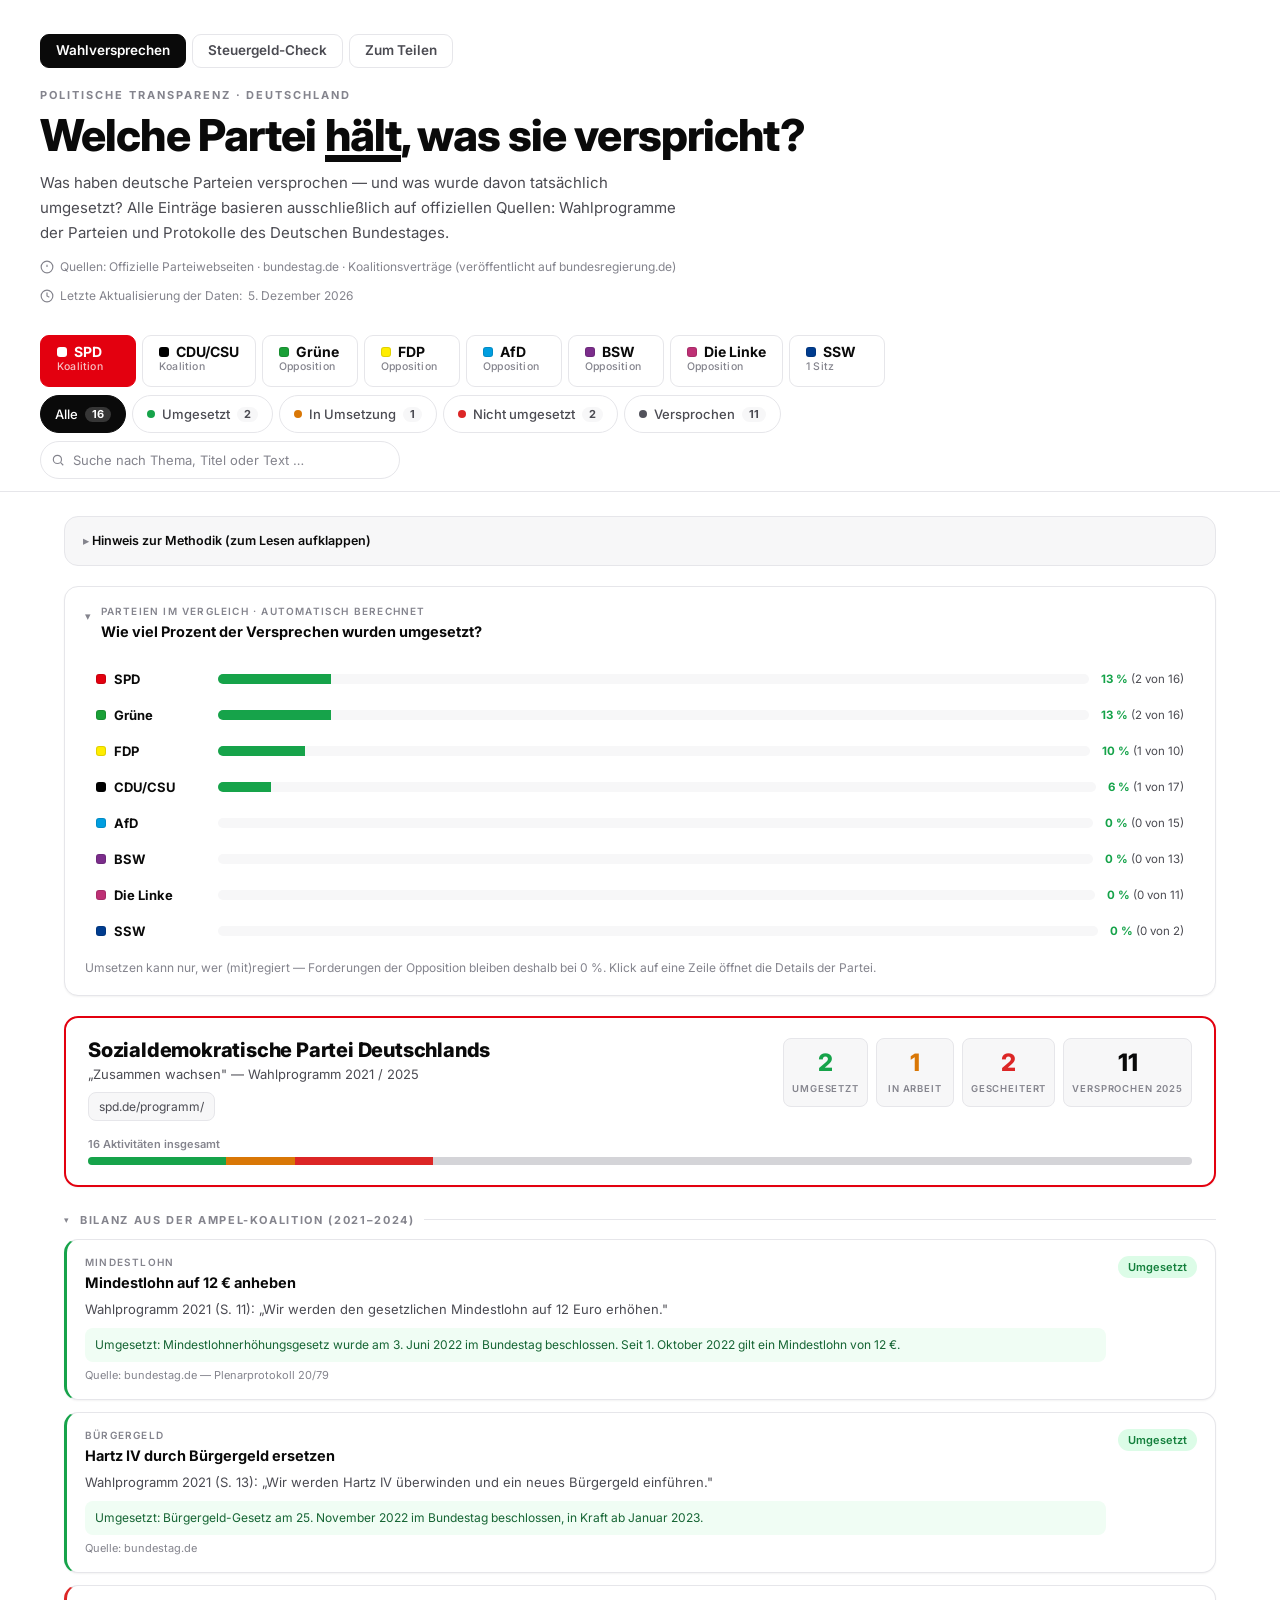
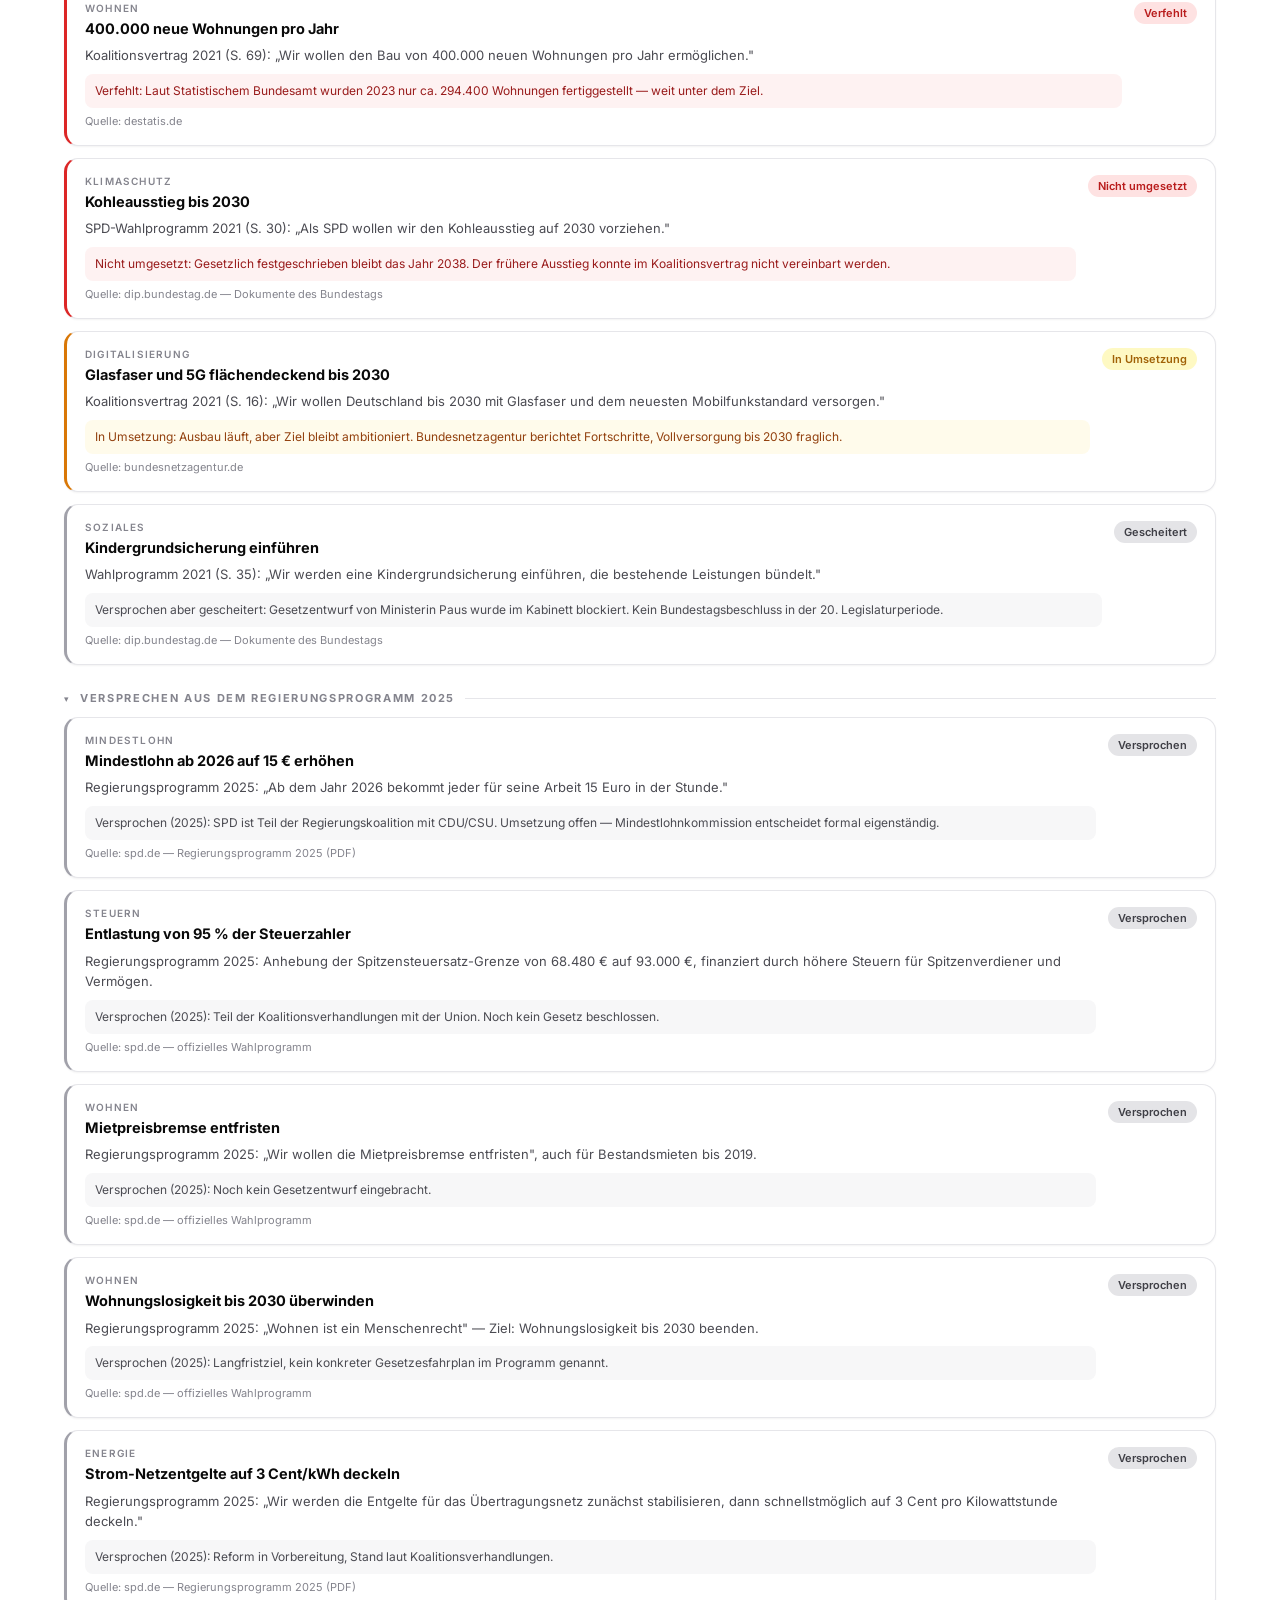
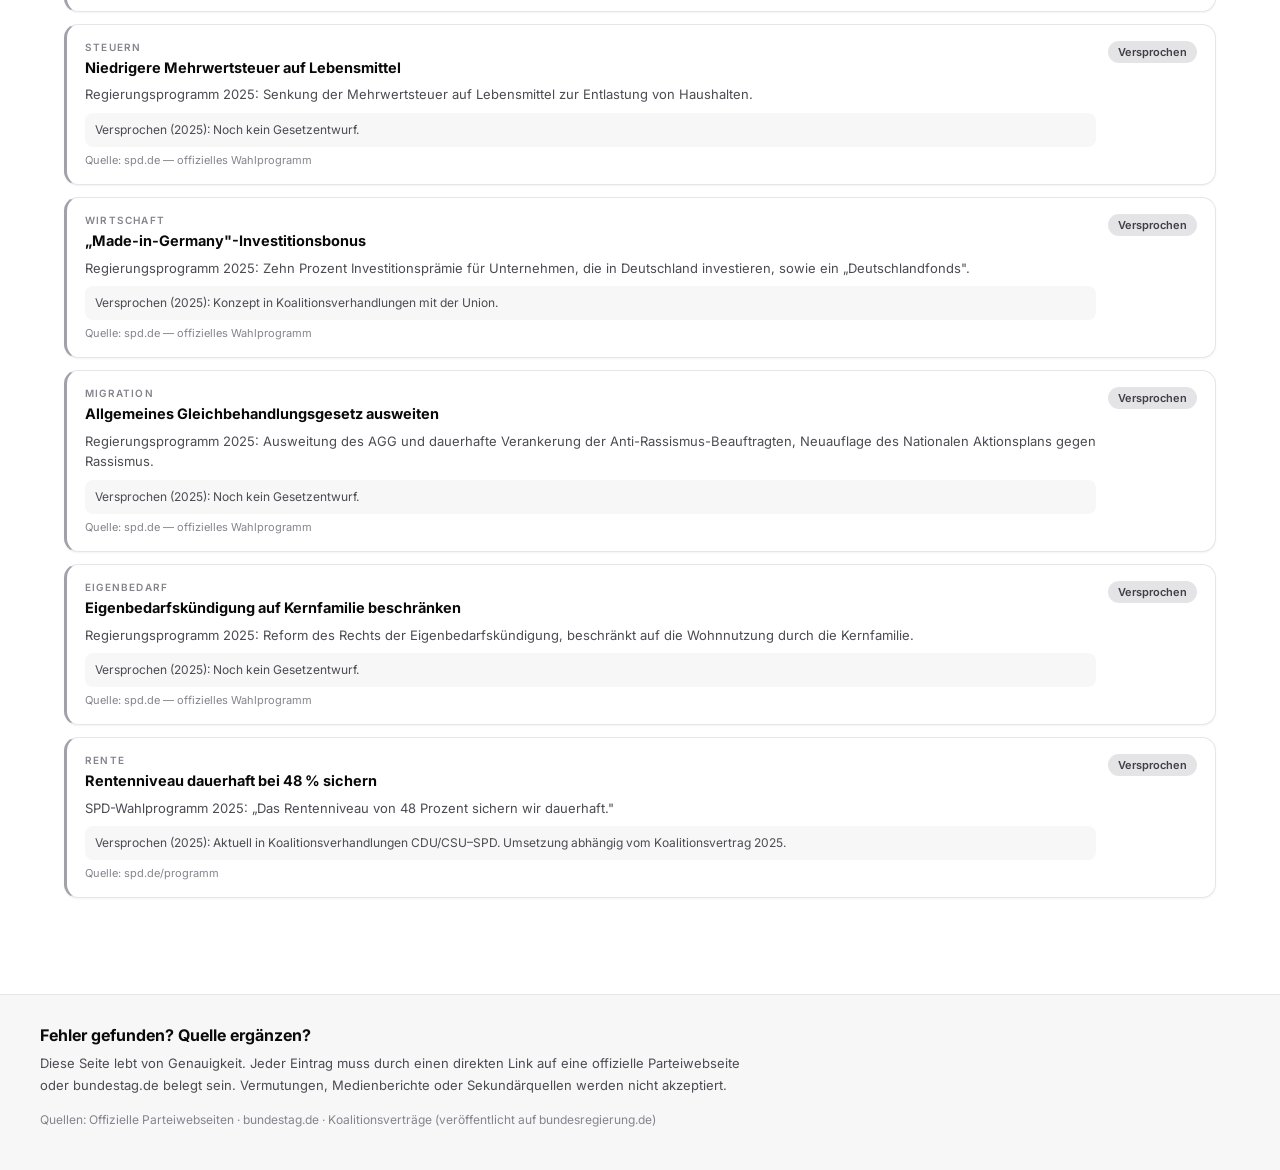
<file: index.html>
<!DOCTYPE html>
<html lang="de">
<head>
<meta charset="UTF-8">
<meta name="viewport" content="width=device-width, initial-scale=1.0">
<title>Wahlversprechen & Realität — Deutsche Parteien im Check</title>
<meta name="description" content="Was haben deutsche Parteien versprochen — und was wurde tatsächlich umgesetzt? Alle Einträge belegt mit offiziellen Quellen aus Wahlprogrammen und dem Bundestag.">
<meta name="robots" content="index, follow">
<link rel="canonical" href="https://www.parteiencheck.org/">
<meta name="theme-color" content="#FFFFFF">
<link rel="icon" href="data:image/svg+xml,<svg xmlns=%22http://www.w3.org/2000/svg%22 viewBox=%220 0 100 100%22><rect x=%2212%22 y=%2255%22 width=%2222%22 height=%2245%22 rx=%224%22 fill=%22%230A0A0A%22/><rect x=%2239%22 y=%2230%22 width=%2222%22 height=%2270%22 rx=%224%22 fill=%22%230A0A0A%22/><rect x=%2266%22 y=%2210%22 width=%2222%22 height=%2290%22 rx=%224%22 fill=%22%230A0A0A%22/></svg>">
<meta property="og:title" content="Parteiencheck — Welche Partei hält, was sie verspricht?">
<meta property="og:description" content="Wahlversprechen deutscher Parteien und ihr Umsetzungsstand — belegt mit offiziellen Quellen.">
<meta property="og:type" content="website">
<meta property="og:url" content="https://www.parteiencheck.org/">
<meta property="og:site_name" content="Parteiencheck">
<meta property="og:locale" content="de_DE">
<meta property="og:image" content="https://www.parteiencheck.org/og-index.png">
<meta property="og:image:width" content="1200">
<meta property="og:image:height" content="630">
<meta property="og:image:alt" content="Parteiencheck — Welche Partei hält, was sie verspricht?">
<meta name="twitter:card" content="summary_large_image">
<meta name="twitter:title" content="Parteiencheck — Welche Partei hält, was sie verspricht?">
<meta name="twitter:description" content="Wahlversprechen deutscher Parteien und ihr Umsetzungsstand — belegt mit offiziellen Quellen.">
<meta name="twitter:image" content="https://www.parteiencheck.org/og-index.png">
<script type="application/ld+json">
{
  "@context": "https://schema.org",
  "@type": "WebSite",
  "name": "Parteiencheck",
  "alternateName": "Parteiencheck.org",
  "url": "https://www.parteiencheck.org/",
  "description": "Wahlversprechen deutscher Parteien und ihr Umsetzungsstand — belegt mit offiziellen Quellen.",
  "inLanguage": "de-DE"
}
</script>
<link rel="preconnect" href="https://fonts.googleapis.com">
<link rel="preconnect" href="https://fonts.gstatic.com" crossorigin>
<link href="https://fonts.googleapis.com/css2?family=Inter:wght@400;500;600;700;800&display=swap" rel="stylesheet">
<link rel="stylesheet" href="style.css">
</head>
<body class="page-parteien">

<header>
  <div class="header-inner">
    <nav class="site-nav" aria-label="Seiten">
      <a href="index.html" class="site-tab active" aria-current="page">Wahlversprechen</a>
      <a href="steuergelder.html" class="site-tab">Steuergeld-Check</a>
      <a href="teilen.html" class="site-tab">Zum Teilen</a>
    </nav>
    <div class="header-label">Politische Transparenz · Deutschland</div>
    <h1>Welche Partei <span>hält</span>, was sie verspricht?</h1>
    <p class="header-sub">Was haben deutsche Parteien versprochen — und was wurde davon tatsächlich umgesetzt? Alle Einträge basieren ausschließlich auf offiziellen Quellen: Wahlprogramme der Parteien und Protokolle des Deutschen Bundestages.</p>
    <div class="source-note">
      <svg width="14" height="14" viewBox="0 0 24 24" fill="none" stroke="currentColor" stroke-width="2"><circle cx="12" cy="12" r="10"/><line x1="12" y1="8" x2="12" y2="12"/><line x1="12" y1="16" x2="12.01" y2="16"/></svg>
      Quellen: Offizielle Parteiwebseiten · bundestag.de · Koalitionsverträge (veröffentlicht auf bundesregierung.de)
    </div>
    <div class="source-note update-note">
      <svg width="14" height="14" viewBox="0 0 24 24" fill="none" stroke="currentColor" stroke-width="2"><circle cx="12" cy="12" r="10"/><polyline points="12 6 12 12 16 14"/></svg>
      Letzte Aktualisierung der Daten: <span id="lastUpdated"></span>
    </div>
  </div>
</header>

<!-- STICKY TOOLBAR: Partei-Tabs + Status-Filter -->
<div class="toolbar">
  <div class="toolbar-inner">
    <nav class="party-nav" aria-label="Partei auswählen">
      <button class="party-tab active" data-party="spd" aria-current="true"><span class="tab-top"><span class="dot"></span>SPD</span><span class="tab-role">Koalition</span></button>
      <button class="party-tab" data-party="cdu"><span class="tab-top"><span class="dot"></span>CDU/CSU</span><span class="tab-role">Koalition</span></button>
      <button class="party-tab" data-party="gruene"><span class="tab-top"><span class="dot"></span>Grüne</span><span class="tab-role">Opposition</span></button>
      <button class="party-tab" data-party="fdp"><span class="tab-top"><span class="dot"></span>FDP</span><span class="tab-role">Opposition</span></button>
      <button class="party-tab" data-party="afd"><span class="tab-top"><span class="dot"></span>AfD</span><span class="tab-role">Opposition</span></button>
      <button class="party-tab" data-party="bsw"><span class="tab-top"><span class="dot"></span>BSW</span><span class="tab-role">Opposition</span></button>
      <button class="party-tab" data-party="linke"><span class="tab-top"><span class="dot"></span>Die Linke</span><span class="tab-role">Opposition</span></button>
      <button class="party-tab" data-party="ssw"><span class="tab-top"><span class="dot"></span>SSW</span><span class="tab-role">1 Sitz</span></button>
    </nav>
    <div class="filter-bar" role="group" aria-label="Nach Status filtern">
      <button class="filter-chip active" data-filter="all" aria-pressed="true">Alle <span class="chip-count">0</span></button>
      <button class="filter-chip" data-filter="done" aria-pressed="false"><span class="chip-dot done"></span>Umgesetzt <span class="chip-count">0</span></button>
      <button class="filter-chip" data-filter="progress" aria-pressed="false"><span class="chip-dot progress"></span>In Umsetzung <span class="chip-count">0</span></button>
      <button class="filter-chip" data-filter="failed" aria-pressed="false"><span class="chip-dot failed"></span>Nicht umgesetzt <span class="chip-count">0</span></button>
      <button class="filter-chip" data-filter="promised" aria-pressed="false"><span class="chip-dot promised"></span>Versprochen <span class="chip-count">0</span></button>
    </div>
    <div class="tools-row">
      <div class="search-bar">
        <svg class="search-icon" width="14" height="14" viewBox="0 0 24 24" fill="none" stroke="currentColor" stroke-width="2" aria-hidden="true"><circle cx="11" cy="11" r="7"/><line x1="21" y1="21" x2="16.65" y2="16.65"/></svg>
        <input type="search" id="cardSearch" class="search-input" placeholder="Suche nach Thema, Titel oder Text …" aria-label="Versprechen durchsuchen">
      </div>
    </div>
  </div>
</div>

<div class="main">

  <!-- CONTENT PANELS -->
  <div class="content-area">

    <!-- DISCLAIMER -->
    <details class="disclaimer">
      <summary><strong>Hinweis zur Methodik</strong> (zum Lesen aufklappen)</summary>
      <span> Diese Seite dokumentiert ausschließlich Versprechen aus offiziellen Wahlprogrammen (Bundestagswahl 2021 und 2025) sowie verabschiedete Gesetze und Beschlüsse, die im Deutschen Bundestag protokolliert sind. Bewertungen von "Umgesetzt" / "In Umsetzung" / "Nicht umgesetzt" beziehen sich auf den aktuellen Stand der Gesetzgebung und sind mit direkten Quellen verknüpft. <strong>Diese Seite erhebt keinen Anspruch auf Vollständigkeit.</strong> Für eigene Recherchen: <a href="https://www.bundestag.de/gesetze" target="_blank">bundestag.de/gesetze</a>
    </span>
    </details>

    <!-- PARTEIEN-VERGLEICH (wird per JS aus den Karten berechnet) -->
    <div class="compare-card" id="vergleich"></div>

    <!-- SPD PANEL -->
    <div class="party-panel active" id="panel-spd" style="--party-color:#E3000F">
      <div class="party-header">
        <div class="party-header-top">
          <div>
            <div class="party-full-name">Sozialdemokratische Partei Deutschlands</div>
            <div class="party-tagline">„Zusammen wachsen" — Wahlprogramm 2021 / 2025</div>
            <a class="source-link" href="https://www.spd.de/bundestagswahl/programm" target="_blank">
              spd.de/programm/
            </a>
          </div>
          <div class="party-stats">
            <div class="stat"><span class="stat-num done">2</span><span class="stat-label">Umgesetzt</span></div>
            <div class="stat"><span class="stat-num progress">2</span><span class="stat-label">In Arbeit</span></div>
            <div class="stat"><span class="stat-num failed">1</span><span class="stat-label">Gescheitert</span></div>
            <div class="stat"><span class="stat-num promised">10</span><span class="stat-label">Versprochen 2025</span></div>
          </div>
        </div>
      </div>

      <div class="section-title">Bilanz aus der Ampel-Koalition (2021–2024)</div>
      <div class="cards-grid">

        <div class="promise-card" data-status="done" data-share="1">
          <div>
            <div class="promise-topic">Mindestlohn</div>
            <div class="promise-title">Mindestlohn auf 12 € anheben</div>
            <div class="promise-text">Wahlprogramm 2021 (S. 11): „Wir werden den gesetzlichen Mindestlohn auf 12 Euro erhöhen."</div>
            <div class="promise-result done">Umgesetzt: Mindestlohnerhöhungsgesetz wurde am 3. Juni 2022 im Bundestag beschlossen. Seit 1. Oktober 2022 gilt ein Mindestlohn von 12 €.</div>
            <a class="card-source" href="https://www.bundestag.de/presse/hib/kurzmeldungen-896002" target="_blank">
              Quelle: bundestag.de — Plenarprotokoll 20/79
            </a>
          </div>
          <span class="status-badge badge-done">Umgesetzt</span>
        </div>

        <div class="promise-card" data-status="done">
          <div>
            <div class="promise-topic">Bürgergeld</div>
            <div class="promise-title">Hartz IV durch Bürgergeld ersetzen</div>
            <div class="promise-text">Wahlprogramm 2021 (S. 13): „Wir werden Hartz IV überwinden und ein neues Bürgergeld einführen."</div>
            <div class="promise-result done">Umgesetzt: Bürgergeld-Gesetz am 25. November 2022 im Bundestag beschlossen, in Kraft ab Januar 2023.</div>
            <a class="card-source" href="https://www.bundestag.de/dokumente/textarchiv/2022/kw45-de-buergergeld-917430" target="_blank">
              Quelle: bundestag.de
            </a>
          </div>
          <span class="status-badge badge-done">Umgesetzt</span>
        </div>

        <div class="promise-card" data-status="failed">
          <div>
            <div class="promise-topic">Wohnen</div>
            <div class="promise-title">400.000 neue Wohnungen pro Jahr</div>
            <div class="promise-text">Koalitionsvertrag 2021 (S. 69): „Wir wollen den Bau von 400.000 neuen Wohnungen pro Jahr ermöglichen."</div>
            <div class="promise-result failed">Verfehlt: Laut Statistischem Bundesamt wurden 2023 nur ca. 294.400 Wohnungen fertiggestellt — weit unter dem Ziel.</div>
            <a class="card-source" href="https://www.destatis.de/DE/Themen/Branchen-Unternehmen/Bauen/Baugenehmigungen-Baufertigstellungen/_inhalt.html" target="_blank">
              Quelle: destatis.de
            </a>
          </div>
          <span class="status-badge badge-failed">Verfehlt</span>
        </div>

        <div class="promise-card" data-status="failed" data-share="1">
          <div>
            <div class="promise-topic">Klimaschutz</div>
            <div class="promise-title">Kohleausstieg bis 2030</div>
            <div class="promise-text">SPD-Wahlprogramm 2021 (S. 30): „Als SPD wollen wir den Kohleausstieg auf 2030 vorziehen."</div>
            <div class="promise-result failed">Nicht umgesetzt: Gesetzlich festgeschrieben bleibt das Jahr 2038. Der frühere Ausstieg konnte im Koalitionsvertrag nicht vereinbart werden.</div>
            <a class="card-source" href="https://dip.bundestag.de/suche?term=Koalitionsvertrag%202021" target="_blank">
              Quelle: dip.bundestag.de — Dokumente des Bundestags
            </a>
          </div>
          <span class="status-badge badge-failed">Nicht umgesetzt</span>
        </div>

        <div class="promise-card" data-status="progress">
          <div>
            <div class="promise-topic">Digitalisierung</div>
            <div class="promise-title">Glasfaser und 5G flächendeckend bis 2030</div>
            <div class="promise-text">Koalitionsvertrag 2021 (S. 16): „Wir wollen Deutschland bis 2030 mit Glasfaser und dem neuesten Mobilfunkstandard versorgen."</div>
            <div class="promise-result progress">In Umsetzung: Ausbau läuft, aber Ziel bleibt ambitioniert. Bundesnetzagentur berichtet Fortschritte, Vollversorgung bis 2030 fraglich.</div>
            <a class="card-source" href="https://www.bundesnetzagentur.de/DE/Fachthemen/Telekommunikation/Breitband/start.html" target="_blank">
              Quelle: bundesnetzagentur.de
            </a>
          </div>
          <span class="status-badge badge-progress">In Umsetzung</span>
        </div>

        <div class="promise-card" data-status="promised">
          <div>
            <div class="promise-topic">Soziales</div>
            <div class="promise-title">Kindergrundsicherung einführen</div>
            <div class="promise-text">Wahlprogramm 2021 (S. 35): „Wir werden eine Kindergrundsicherung einführen, die bestehende Leistungen bündelt."</div>
            <div class="promise-result promised">Versprochen aber gescheitert: Gesetzentwurf von Ministerin Paus wurde im Kabinett blockiert. Kein Bundestagsbeschluss in der 20. Legislaturperiode.</div>
            <a class="card-source" href="https://dip.bundestag.de/suche?term=Kindergrundsicherung" target="_blank">
              Quelle: dip.bundestag.de — Dokumente des Bundestags
            </a>
          </div>
          <span class="status-badge badge-promised">Gescheitert</span>
        </div>

      </div>

      <div class="section-title">Versprechen aus dem Regierungsprogramm 2025</div>
      <div class="cards-grid">

        <div class="promise-card" data-status="promised">
          <div>
            <div class="promise-topic">Mindestlohn</div>
            <div class="promise-title">Mindestlohn ab 2026 auf 15 € erhöhen</div>
            <div class="promise-text">Regierungsprogramm 2025: „Ab dem Jahr 2026 bekommt jeder für seine Arbeit 15 Euro in der Stunde."</div>
            <div class="promise-result promised">Versprochen (2025): SPD ist Teil der Regierungskoalition mit CDU/CSU. Umsetzung offen — Mindestlohnkommission entscheidet formal eigenständig.</div>
            <a class="card-source" href="https://www.spd.de/fileadmin/Dokumente/Regierungsprogramm/Bundestagswahlprogramm_LP_SPD_2025.pdf" target="_blank">
              Quelle: spd.de — Regierungsprogramm 2025 (PDF)
            </a>
          </div>
          <span class="status-badge badge-promised">Versprochen</span>
        </div>

        <div class="promise-card" data-status="promised">
          <div>
            <div class="promise-topic">Steuern</div>
            <div class="promise-title">Entlastung von 95 % der Steuerzahler</div>
            <div class="promise-text">Regierungsprogramm 2025: Anhebung der Spitzensteuersatz-Grenze von 68.480 € auf 93.000 €, finanziert durch höhere Steuern für Spitzenverdiener und Vermögen.</div>
            <div class="promise-result promised">Versprochen (2025): Teil der Koalitionsverhandlungen mit der Union. Noch kein Gesetz beschlossen.</div>
            <a class="card-source" href="https://www.spd.de/bundestagswahl/programm" target="_blank">
              Quelle: spd.de — offizielles Wahlprogramm
            </a>
          </div>
          <span class="status-badge badge-promised">Versprochen</span>
        </div>

        <div class="promise-card" data-status="promised">
          <div>
            <div class="promise-topic">Wohnen</div>
            <div class="promise-title">Mietpreisbremse entfristen</div>
            <div class="promise-text">Regierungsprogramm 2025: „Wir wollen die Mietpreisbremse entfristen", auch für Bestandsmieten bis 2019.</div>
            <div class="promise-result promised">Versprochen (2025): Noch kein Gesetzentwurf eingebracht.</div>
            <a class="card-source" href="https://www.spd.de/bundestagswahl/programm" target="_blank">
              Quelle: spd.de — offizielles Wahlprogramm
            </a>
          </div>
          <span class="status-badge badge-promised">Versprochen</span>
        </div>

        <div class="promise-card" data-status="promised">
          <div>
            <div class="promise-topic">Wohnen</div>
            <div class="promise-title">Wohnungslosigkeit bis 2030 überwinden</div>
            <div class="promise-text">Regierungsprogramm 2025: „Wohnen ist ein Menschenrecht" — Ziel: Wohnungslosigkeit bis 2030 beenden.</div>
            <div class="promise-result promised">Versprochen (2025): Langfristziel, kein konkreter Gesetzesfahrplan im Programm genannt.</div>
            <a class="card-source" href="https://www.spd.de/bundestagswahl/programm" target="_blank">
              Quelle: spd.de — offizielles Wahlprogramm
            </a>
          </div>
          <span class="status-badge badge-promised">Versprochen</span>
        </div>

        <div class="promise-card" data-status="promised">
          <div>
            <div class="promise-topic">Energie</div>
            <div class="promise-title">Strom-Netzentgelte auf 3 Cent/kWh deckeln</div>
            <div class="promise-text">Regierungsprogramm 2025: „Wir werden die Entgelte für das Übertragungsnetz zunächst stabilisieren, dann schnellstmöglich auf 3 Cent pro Kilowattstunde deckeln."</div>
            <div class="promise-result promised">Versprochen (2025): Reform in Vorbereitung, Stand laut Koalitionsverhandlungen.</div>
            <a class="card-source" href="https://www.spd.de/fileadmin/Dokumente/Regierungsprogramm/Bundestagswahlprogramm_LP_SPD_2025.pdf" target="_blank">
              Quelle: spd.de — Regierungsprogramm 2025 (PDF)
            </a>
          </div>
          <span class="status-badge badge-promised">Versprochen</span>
        </div>

        <div class="promise-card" data-status="promised">
          <div>
            <div class="promise-topic">Steuern</div>
            <div class="promise-title">Niedrigere Mehrwertsteuer auf Lebensmittel</div>
            <div class="promise-text">Regierungsprogramm 2025: Senkung der Mehrwertsteuer auf Lebensmittel zur Entlastung von Haushalten.</div>
            <div class="promise-result promised">Versprochen (2025): Noch kein Gesetzentwurf.</div>
            <a class="card-source" href="https://www.spd.de/bundestagswahl/programm" target="_blank">
              Quelle: spd.de — offizielles Wahlprogramm
            </a>
          </div>
          <span class="status-badge badge-promised">Versprochen</span>
        </div>

        <div class="promise-card" data-status="promised">
          <div>
            <div class="promise-topic">Wirtschaft</div>
            <div class="promise-title">„Made-in-Germany"-Investitionsbonus</div>
            <div class="promise-text">Regierungsprogramm 2025: Zehn Prozent Investitionsprämie für Unternehmen, die in Deutschland investieren, sowie ein „Deutschlandfonds".</div>
            <div class="promise-result promised">Versprochen (2025): Konzept in Koalitionsverhandlungen mit der Union.</div>
            <a class="card-source" href="https://www.spd.de/bundestagswahl/programm" target="_blank">
              Quelle: spd.de — offizielles Wahlprogramm
            </a>
          </div>
          <span class="status-badge badge-promised">Versprochen</span>
        </div>

        <div class="promise-card" data-status="promised">
          <div>
            <div class="promise-topic">Migration</div>
            <div class="promise-title">Allgemeines Gleichbehandlungsgesetz ausweiten</div>
            <div class="promise-text">Regierungsprogramm 2025: Ausweitung des AGG und dauerhafte Verankerung der Anti-Rassismus-Beauftragten, Neuauflage des Nationalen Aktionsplans gegen Rassismus.</div>
            <div class="promise-result promised">Versprochen (2025): Noch kein Gesetzentwurf.</div>
            <a class="card-source" href="https://www.spd.de/bundestagswahl/programm" target="_blank">
              Quelle: spd.de — offizielles Wahlprogramm
            </a>
          </div>
          <span class="status-badge badge-promised">Versprochen</span>
        </div>

        <div class="promise-card" data-status="promised">
          <div>
            <div class="promise-topic">Eigenbedarf</div>
            <div class="promise-title">Eigenbedarfskündigung auf Kernfamilie beschränken</div>
            <div class="promise-text">Regierungsprogramm 2025: Reform des Rechts der Eigenbedarfskündigung, beschränkt auf die Wohnnutzung durch die Kernfamilie.</div>
            <div class="promise-result promised">Versprochen (2025): Noch kein Gesetzentwurf.</div>
            <a class="card-source" href="https://www.spd.de/bundestagswahl/programm" target="_blank">
              Quelle: spd.de — offizielles Wahlprogramm
            </a>
          </div>
          <span class="status-badge badge-promised">Versprochen</span>
        </div>

        <div class="promise-card" data-status="promised">
          <div>
            <div class="promise-topic">Rente</div>
            <div class="promise-title">Rentenniveau dauerhaft bei 48 % sichern</div>
            <div class="promise-text">SPD-Wahlprogramm 2025: „Das Rentenniveau von 48 Prozent sichern wir dauerhaft."</div>
            <div class="promise-result promised">Versprochen (2025): Aktuell in Koalitionsverhandlungen CDU/CSU–SPD. Umsetzung abhängig vom Koalitionsvertrag 2025.</div>
            <a class="card-source" href="https://www.spd.de/bundestagswahl/programm" target="_blank">
              Quelle: spd.de/programm
            </a>
          </div>
          <span class="status-badge badge-promised">Versprochen</span>
        </div>

      </div>
    </div>

    <!-- CDU/CSU PANEL -->
    <div class="party-panel" id="panel-cdu" style="--party-color:#000000">
      <div class="party-header">
        <div class="party-header-top">
          <div>
            <div class="party-full-name">CDU/CSU — Christlich Demokratische Union / Soziale Union</div>
            <div class="party-tagline">„Für Deutschland" — Regierungsprogramm 2025</div>
            <a class="source-link" href="https://www.cdu.de/artikel/politikwechsel-fuer-deutschland" target="_blank">cdu.de — Wahlprogramm</a>
            <a class="source-link" href="https://www.csu.de/programme/" target="_blank">csu.de/programme</a>
          </div>
          <div class="party-stats">
            <div class="stat"><span class="stat-num done">1</span><span class="stat-label">Umgesetzt</span></div>
            <div class="stat"><span class="stat-num progress">3</span><span class="stat-label">In Arbeit</span></div>
            <div class="stat"><span class="stat-num failed">0</span><span class="stat-label">Gescheitert</span></div>
            <div class="stat"><span class="stat-num promised">13</span><span class="stat-label">Versprochen</span></div>
          </div>
        </div>
      </div>

      <div class="section-title">Bereits umgesetzt seit Regierungsübernahme 2025</div>
      <div class="cards-grid">

        <div class="promise-card" data-status="done" data-share="1">
          <div>
            <div class="promise-topic">Migration</div>
            <div class="promise-title">Stärkere Grenzkontrollen und Zurückweisungen</div>
            <div class="promise-text">Wahlprogramm 2025 (S. 18): „Wir werden an allen deutschen Grenzen konsequent kontrollieren und Zurückweisungen durchsetzen."</div>
            <div class="promise-result done">Teilweise umgesetzt: Bundesinnenminister Dobrindt (CSU) verfügte ab März 2025 erweiterte Grenzkontrollen. Bundestag beschloss Verschärfungen im Aufenthaltsrecht (April 2025).</div>
            <a class="card-source" href="https://dip.bundestag.de/suche?term=Migration" target="_blank">
              Quelle: dip.bundestag.de — Dokumente des Bundestags
            </a>
          </div>
          <span class="status-badge badge-done">Teilw. umgesetzt</span>
        </div>

        <div class="promise-card" data-status="progress">
          <div>
            <div class="promise-topic">Wirtschaft</div>
            <div class="promise-title">Unternehmenssteuern senken (Ziel: 25 %)</div>
            <div class="promise-text">CDU/CSU-Wahlprogramm 2025 (S. 42): „Wir senken die Steuerbelastung für Unternehmen auf höchstens 25 Prozent."</div>
            <div class="promise-result progress">In Koalitionsverhandlungen 2025. Noch kein Gesetzesbeschluss.</div>
            <a class="card-source" href="https://www.cdu.de/app/uploads/2025/01/km_btw_2025_wahlprogramm_langfassung_ansicht.pdf" target="_blank">
              Quelle: CDU/CSU Wahlprogramm 2025 (PDF)
            </a>
          </div>
          <span class="status-badge badge-progress">In Planung</span>
        </div>

        <div class="promise-card" data-status="progress">
          <div>
            <div class="promise-topic">Energie</div>
            <div class="promise-title">Energiepreise dauerhaft senken</div>
            <div class="promise-text">Wahlprogramm 2025 (S. 35): „Wir wollen die Energiekosten für Bürger und Unternehmen spürbar senken — durch mehr Wettbewerb und weniger Abgaben."</div>
            <div class="promise-result progress">Stromnetzentgeltreform in Planung. Koalitionsvertrag 2025 enthält Maßnahmen zur Senkung der Netzentgelte.</div>
            <a class="card-source" href="https://www.cdu.de/artikel/politikwechsel-fuer-deutschland" target="_blank">
              Quelle: cdu.de — offizielles Wahlprogramm
            </a>
          </div>
          <span class="status-badge badge-progress">In Planung</span>
        </div>

        <div class="promise-card" data-status="progress">
          <div>
            <div class="promise-topic">Verteidigung</div>
            <div class="promise-title">Bundeswehr dauerhaft auf NATO-Ziel 2 % BIP</div>
            <div class="promise-text">Wahlprogramm 2025 (S. 58): „Deutschland muss sein Versprechen gegenüber der NATO erfüllen — dauerhaft 2 Prozent des BIP für Verteidigung."</div>
            <div class="promise-result progress">Sondervermögen Bundeswehr (100 Mrd. €) wurde bereits 2022 beschlossen. Neue Regierung plant strukturelle Erhöhung im Haushalt 2025.</div>
            <a class="card-source" href="https://www.bundestag.de/presse/hib/kurzmeldungen-897648" target="_blank">
              Quelle: bundestag.de — Sondervermögen Bundeswehr
            </a>
          </div>
          <span class="status-badge badge-progress">In Umsetzung</span>
        </div>

      </div>

      <div class="section-title">Versprechen aus dem Wahlprogramm 2025 „Politikwechsel für Deutschland"</div>
      <div class="cards-grid">

        <div class="promise-card" data-status="promised">
          <div>
            <div class="promise-topic">Bürokratie</div>
            <div class="promise-title">Bürokratieabbau — „Entfesselungspaket"</div>
            <div class="promise-text">Wahlprogramm 2025 (S. 45): „Wir werden in den ersten 100 Tagen ein umfassendes Bürokratieabbaugesetz vorlegen."</div>
            <div class="promise-result promised">Versprochen: Noch nicht beschlossen. Gesetzentwurf angekündigt für Sommer 2025.</div>
            <a class="card-source" href="https://www.cdu.de/artikel/politikwechsel-fuer-deutschland" target="_blank">
              Quelle: cdu.de — offizielles Wahlprogramm
            </a>
          </div>
          <span class="status-badge badge-promised">Versprochen</span>
        </div>

        <div class="promise-card" data-status="promised">
          <div>
            <div class="promise-topic">Soziales</div>
            <div class="promise-title">Bürgergeld abschaffen, „Neue Grundsicherung" einführen</div>
            <div class="promise-text">Wahlprogramm 2025: Das Bürgergeld soll unter diesem Namen abgeschafft und durch eine „Neue Grundsicherung" mit Schwerpunkt auf Arbeitsvermittlung ersetzt werden.</div>
            <div class="promise-result promised">Versprochen: Konzept in Koalitionsverhandlungen mit der SPD, dort umstritten.</div>
            <a class="card-source" href="https://www.cdu.de/artikel/politikwechsel-fuer-deutschland" target="_blank">
              Quelle: cdu.de — offizielles Wahlprogramm
            </a>
          </div>
          <span class="status-badge badge-promised">Versprochen</span>
        </div>

        <div class="promise-card" data-status="promised">
          <div>
            <div class="promise-topic">Verkehr</div>
            <div class="promise-title">EU-Verbrenner-Verbot rückgängig machen</div>
            <div class="promise-text">Wahlprogramm 2025: „Ja zum Auto" — das auf EU-Ebene beschlossene Verbrenner-Verbot „muss rückgängig gemacht werden".</div>
            <div class="promise-result promised">Versprochen: Entscheidung liegt auf EU-Ebene, Bundesregierung müsste sich für Revision einsetzen.</div>
            <a class="card-source" href="https://www.cdu.de/artikel/politikwechsel-fuer-deutschland" target="_blank">
              Quelle: cdu.de — offizielles Wahlprogramm
            </a>
          </div>
          <span class="status-badge badge-promised">Versprochen</span>
        </div>

        <div class="promise-card" data-status="promised">
          <div>
            <div class="promise-topic">Wirtschaft</div>
            <div class="promise-title">Lieferkettengesetz wieder abschaffen</div>
            <div class="promise-text">Wahlprogramm 2025: Das 2021 von CDU/CSU und SPD beschlossene deutsche Lieferkettengesetz soll wieder abgeschafft werden.</div>
            <div class="promise-result promised">Versprochen: Noch kein Gesetzentwurf zur Aufhebung eingebracht.</div>
            <a class="card-source" href="https://www.cdu.de/artikel/politikwechsel-fuer-deutschland" target="_blank">
              Quelle: cdu.de — offizielles Wahlprogramm
            </a>
          </div>
          <span class="status-badge badge-promised">Versprochen</span>
        </div>

        <div class="promise-card" data-status="promised">
          <div>
            <div class="promise-topic">Steuern</div>
            <div class="promise-title">Sozialversicherungsbeiträge auf 40 % deckeln</div>
            <div class="promise-text">Wahlprogramm 2025: Senkung der Sozialversicherungsbeiträge auf maximal 40 Prozent, Anpassung der Einkommensteuertarife gegen kalte Progression.</div>
            <div class="promise-result promised">Versprochen: Teil der Koalitionsverhandlungen.</div>
            <a class="card-source" href="https://www.cdu.de/artikel/politikwechsel-fuer-deutschland" target="_blank">
              Quelle: cdu.de — offizielles Wahlprogramm
            </a>
          </div>
          <span class="status-badge badge-promised">Versprochen</span>
        </div>

        <div class="promise-card" data-status="promised">
          <div>
            <div class="promise-topic">Rente</div>
            <div class="promise-title">Frühstart-Rente für Kinder und steuerfreie Aktivrente</div>
            <div class="promise-text">Wahlprogramm 2025: Einführung einer kapitalgedeckten „Frühstart-Rente" für Kinder sowie steuerfreier Hinzuverdienst im Rentenalter („Aktivrente").</div>
            <div class="promise-result promised">Versprochen: Konzept liegt vor, noch kein Gesetzentwurf.</div>
            <a class="card-source" href="https://www.cdu.de/artikel/politikwechsel-fuer-deutschland" target="_blank">
              Quelle: cdu.de — offizielles Wahlprogramm
            </a>
          </div>
          <span class="status-badge badge-promised">Versprochen</span>
        </div>

        <div class="promise-card" data-status="promised">
          <div>
            <div class="promise-topic">Energie</div>
            <div class="promise-title">Heizungsgesetz abschaffen</div>
            <div class="promise-text">Wahlprogramm 2025: Das „Heizungsgesetz" der Ampel-Regierung soll abgeschafft und durch technologieoffene Ansätze ersetzt werden.</div>
            <div class="promise-result promised">Versprochen: Reformvorhaben in Koalitionsverhandlungen.</div>
            <a class="card-source" href="https://www.cdu.de/artikel/politikwechsel-fuer-deutschland" target="_blank">
              Quelle: cdu.de — offizielles Wahlprogramm
            </a>
          </div>
          <span class="status-badge badge-promised">Versprochen</span>
        </div>

        <div class="promise-card" data-status="promised">
          <div>
            <div class="promise-topic">Digitales</div>
            <div class="promise-title">Eigenständiges Bundesdigitalministerium</div>
            <div class="promise-text">Wahlprogramm 2025: Einrichtung eines eigenen Digitalministeriums zur zentralen Steuerung digitaler Prozesse, inklusive digitaler Fahrzeugakte.</div>
            <div class="promise-result promised">Versprochen: Im Zuge der Kabinettsbildung 2025 berücksichtigt — Umsetzungsstand muss laufend verifiziert werden.</div>
            <a class="card-source" href="https://www.cdu.de/artikel/politikwechsel-fuer-deutschland" target="_blank">
              Quelle: cdu.de — offizielles Wahlprogramm
            </a>
          </div>
          <span class="status-badge badge-promised">Versprochen</span>
        </div>

        <div class="promise-card" data-status="promised">
          <div>
            <div class="promise-topic">Migration</div>
            <div class="promise-title">Digitale „Work-and-Stay-Agentur" für Fachkräfte</div>
            <div class="promise-text">Wahlprogramm 2025: Schaffung einer digitalen Agentur zur effizienteren Steuerung der Fachkräfteeinwanderung.</div>
            <div class="promise-result promised">Versprochen: Noch kein Gesetzentwurf.</div>
            <a class="card-source" href="https://www.cdu.de/artikel/politikwechsel-fuer-deutschland" target="_blank">
              Quelle: cdu.de — offizielles Wahlprogramm
            </a>
          </div>
          <span class="status-badge badge-promised">Versprochen</span>
        </div>

        <div class="promise-card" data-status="promised">
          <div>
            <div class="promise-topic">Innere Sicherheit</div>
            <div class="promise-title">Null-Toleranz-Strategie gegen Kriminalität</div>
            <div class="promise-text">Wahlprogramm 2025: Verschärfte Strafgesetze, mehr Überwachungstechnologie und elektronische Fußfesseln bei Gewalt gegen Frauen.</div>
            <div class="promise-result promised">Versprochen: Gesetzentwürfe in Vorbereitung.</div>
            <a class="card-source" href="https://www.cdu.de/artikel/politikwechsel-fuer-deutschland" target="_blank">
              Quelle: cdu.de — offizielles Wahlprogramm
            </a>
          </div>
          <span class="status-badge badge-promised">Versprochen</span>
        </div>

        <div class="promise-card" data-status="promised">
          <div>
            <div class="promise-topic">Klimaschutz</div>
            <div class="promise-title">Forschung an Kernenergie der nächsten Generation</div>
            <div class="promise-text">Wahlprogramm 2025: Marktwirtschaftliche Klimapolitik über Emissionshandel sowie Forschungsförderung für Kernenergie der nächsten Generation und Wasserstofftechnologien.</div>
            <div class="promise-result promised">Versprochen: Noch keine konkreten Förderprogramme beschlossen.</div>
            <a class="card-source" href="https://www.cdu.de/artikel/politikwechsel-fuer-deutschland" target="_blank">
              Quelle: cdu.de — offizielles Wahlprogramm
            </a>
          </div>
          <span class="status-badge badge-promised">Versprochen</span>
        </div>

        <div class="promise-card" data-status="promised">
          <div>
            <div class="promise-topic">Naturschutz</div>
            <div class="promise-title">Moore als CO2-Senken schützen</div>
            <div class="promise-text">Wahlprogramm 2025: Anreize für Wiedervernässungsprojekte zum Schutz von Mooren als CO2-Senken, verstärkter Schutz von Naturschutzgebieten und Meeren.</div>
            <div class="promise-result promised">Versprochen: Noch kein konkretes Förderprogramm.</div>
            <a class="card-source" href="https://www.cdu.de/artikel/politikwechsel-fuer-deutschland" target="_blank">
              Quelle: cdu.de — offizielles Wahlprogramm
            </a>
          </div>
          <span class="status-badge badge-promised">Versprochen</span>
        </div>

        <div class="promise-card" data-status="promised">
          <div>
            <div class="promise-topic">Vermögen</div>
            <div class="promise-title">Keine Vermögensteuer</div>
            <div class="promise-text">Wahlprogramm 2025: Die Union lehnt die Einführung einer Vermögensteuer ausdrücklich ab.</div>
            <div class="promise-result promised">Klare Position: Bestätigt durch Koalitionsverhandlungen mit der SPD, die Vermögensteuer wird laut Stand der Verhandlungen nicht kommen.</div>
            <a class="card-source" href="https://www.cdu.de/artikel/politikwechsel-fuer-deutschland" target="_blank">
              Quelle: cdu.de — offizielles Wahlprogramm
            </a>
          </div>
          <span class="status-badge badge-promised">Versprochen</span>
        </div>

      </div>
    </div>

    <!-- GRÜNE PANEL -->
    <div class="party-panel" id="panel-gruene" style="--party-color:#1AA037">
      <div class="party-header">
        <div class="party-header-top">
          <div>
            <div class="party-full-name">Bündnis 90/Die Grünen</div>
            <div class="party-tagline">„Zusammen wachsen" — Wahlprogramm 2021 / 2025</div>
            <a class="source-link" href="https://www.gruene.de/themen" target="_blank">gruene.de/themen</a>
          </div>
          <div class="party-stats">
            <div class="stat"><span class="stat-num done">2</span><span class="stat-label">Umgesetzt</span></div>
            <div class="stat"><span class="stat-num progress">1</span><span class="stat-label">In Arbeit</span></div>
            <div class="stat"><span class="stat-num failed">2</span><span class="stat-label">Gescheitert</span></div>
            <div class="stat"><span class="stat-num promised">11</span><span class="stat-label">Versprochen 2025</span></div>
          </div>
        </div>
      </div>

      <div class="section-title">Bilanz aus der Ampel-Koalition (2021–2024)</div>
      <div class="cards-grid">

        <div class="promise-card" data-status="done" data-share="1">
          <div>
            <div class="promise-topic">Energie</div>
            <div class="promise-title">Erneuerbare Energien massiv ausbauen (EEG-Reform)</div>
            <div class="promise-text">Wahlprogramm 2021 (S. 24): „Wir wollen den Anteil erneuerbarer Energien bis 2030 auf mindestens 80 Prozent steigern."</div>
            <div class="promise-result done">EEG 2023 beschlossen: Ziel 80 % Strom aus Erneuerbaren bis 2030 gesetzlich verankert. Beschlossen im Bundestag am 7. Juli 2022.</div>
            <a class="card-source" href="https://www.bundestag.de/dokumente/textarchiv/2022/kw27-de-energie-902620" target="_blank">
              Quelle: bundestag.de
            </a>
          </div>
          <span class="status-badge badge-done">Umgesetzt</span>
        </div>

        <div class="promise-card" data-status="done">
          <div>
            <div class="promise-topic">Cannabis</div>
            <div class="promise-title">Cannabis für Erwachsene legalisieren</div>
            <div class="promise-text">Koalitionsvertrag 2021 (S. 67): „Wir führen die kontrollierte Abgabe von Cannabis an Erwachsene zu Genusszwecken in lizenzierten Geschäften ein."</div>
            <div class="promise-result done">Cannabisgesetz (CanG) am 23. Februar 2024 im Bundestag beschlossen. Seit 1. April 2024 in Kraft.</div>
            <a class="card-source" href="https://www.bundestag.de/dokumente/textarchiv/2024/kw08-de-cannabis-990684" target="_blank">
              Quelle: bundestag.de
            </a>
          </div>
          <span class="status-badge badge-done">Umgesetzt</span>
        </div>

        <div class="promise-card" data-status="failed" data-share="1">
          <div>
            <div class="promise-topic">Verkehr</div>
            <div class="promise-title">Tempolimit 130 km/h auf Autobahnen</div>
            <div class="promise-text">Wahlprogramm 2021 (S. 52): „Wir setzen ein generelles Tempolimit von 130 km/h auf Autobahnen durch."</div>
            <div class="promise-result failed">Nicht umgesetzt: FDP und SPD lehnten dies im Koalitionsvertrag ab. Kein Gesetzesentwurf in der 20. Legislaturperiode eingebracht.</div>
            <a class="card-source" href="https://dip.bundestag.de/suche?term=Koalitionsvertrag%202021" target="_blank">
              Quelle: dip.bundestag.de — Dokumente des Bundestags
            </a>
          </div>
          <span class="status-badge badge-failed">Nicht umgesetzt</span>
        </div>

        <div class="promise-card" data-status="failed">
          <div>
            <div class="promise-topic">Finanzen</div>
            <div class="promise-title">Vermögensteuer für sehr Reiche</div>
            <div class="promise-text">Wahlprogramm 2021 (S. 68): „Wir führen eine Vermögensteuer wieder ein — für sehr hohe Vermögen ab 2 Millionen Euro."</div>
            <div class="promise-result failed">Nicht umgesetzt: Im Koalitionsvertrag 2021 nicht vereinbart. FDP blockierte dies grundsätzlich.</div>
            <a class="card-source" href="https://www.gruene.de/artikel/zusammen-wachsen" target="_blank">
              Quelle: gruene.de — offizielles Wahlprogramm
            </a>
          </div>
          <span class="status-badge badge-failed">Nicht umgesetzt</span>
        </div>

        <div class="promise-card" data-status="progress">
          <div>
            <div class="promise-topic">Klimaschutz</div>
            <div class="promise-title">Klimageld einführen</div>
            <div class="promise-text">Koalitionsvertrag 2021: Geplante Direktauszahlung der CO2-Preis-Einnahmen an alle Bürger:innen.</div>
            <div class="promise-result progress">Nicht eingelöst in der Ampel: Laut Finanzministerium an technischen Gründen beim Auszahlungsmechanismus gescheitert. Wird im Wahlprogramm 2025 erneut versprochen.</div>
            <a class="card-source" href="https://www.gruene.de/artikel/zusammen-wachsen" target="_blank">
              Quelle: gruene.de — offizielles Wahlprogramm
            </a>
          </div>
          <span class="status-badge badge-progress">Verschoben</span>
        </div>

      </div>

      <div class="section-title">Versprechen aus dem Wahlprogramm 2025 „Zusammen wachsen"</div>
      <div class="cards-grid">

        <div class="promise-card" data-status="promised">
          <div>
            <div class="promise-topic">Klimaschutz</div>
            <div class="promise-title">Klimageld für kleine und mittlere Einkommen</div>
            <div class="promise-text">Wahlprogramm 2025: CO2-Preis-Einnahmen sollen „so schnell wie möglich" direkt und ohne Antragstellung ausgezahlt werden.</div>
            <div class="promise-result promised">Versprochen (2025): Grüne sind in der Opposition. Umsetzung erfordert Regierungsbeteiligung.</div>
            <a class="card-source" href="https://www.gruene.de/artikel/zusammen-wachsen" target="_blank">
              Quelle: gruene.de
            </a>
          </div>
          <span class="status-badge badge-promised">Versprochen</span>
        </div>

        <div class="promise-card" data-status="promised">
          <div>
            <div class="promise-topic">Soziales</div>
            <div class="promise-title">Mindestlohn auf 15 € erhöhen (auch unter 18)</div>
            <div class="promise-text">Wahlprogramm 2025: „Es braucht jetzt einen Mindestlohn von 15 Euro in 2025, der auch für unter 18-Jährige gilt."</div>
            <div class="promise-result promised">Versprochen (2025): Grüne in Opposition, keine Mehrheit für Umsetzung.</div>
            <a class="card-source" href="https://www.gruene.de/artikel/zusammen-wachsen" target="_blank">
              Quelle: gruene.de
            </a>
          </div>
          <span class="status-badge badge-promised">Versprochen</span>
        </div>

        <div class="promise-card" data-status="promised">
          <div>
            <div class="promise-topic">Verkehr</div>
            <div class="promise-title">Deutschlandticket für 49 € weiterführen</div>
            <div class="promise-text">Wahlprogramm 2025: Fortführung des 49-Euro-Tickets als bezahlbare Mobilitätsoption.</div>
            <div class="promise-result promised">Versprochen (2025): Grüne in Opposition. Finanzierung des Tickets ist unter der neuen Regierung unsicher.</div>
            <a class="card-source" href="https://www.gruene.de/artikel/zusammen-wachsen" target="_blank">
              Quelle: gruene.de — offizielles Wahlprogramm
            </a>
          </div>
          <span class="status-badge badge-promised">Versprochen</span>
        </div>

        <div class="promise-card" data-status="promised">
          <div>
            <div class="promise-topic">Wirtschaft</div>
            <div class="promise-title">Deutschlandfonds durch Schuldenbremse-Reform</div>
            <div class="promise-text">Wahlprogramm 2025: Ein „Deutschlandfonds" zur Finanzierung von Bahnnetz, Schulen und Kitas, gekoppelt an eine Reform der Schuldenbremse.</div>
            <div class="promise-result promised">Versprochen (2025): Grüne in Opposition, kein direkter Einfluss auf Koalitionsvertrag.</div>
            <a class="card-source" href="https://www.gruene.de/artikel/zusammen-wachsen" target="_blank">
              Quelle: gruene.de — offizielles Wahlprogramm
            </a>
          </div>
          <span class="status-badge badge-promised">Versprochen</span>
        </div>

        <div class="promise-card" data-status="promised">
          <div>
            <div class="promise-topic">Verkehr</div>
            <div class="promise-title">Tempolimit 130 km/h erneut gefordert</div>
            <div class="promise-text">Wahlprogramm 2025: Höchstgeschwindigkeit von 130 km/h auf Autobahnen erneut als Forderung aufgenommen.</div>
            <div class="promise-result promised">Versprochen (2025): Bereits 2021 versprochen und nicht umgesetzt — erneute Forderung in Opposition.</div>
            <a class="card-source" href="https://www.gruene.de/artikel/zusammen-wachsen" target="_blank">
              Quelle: gruene.de — offizielles Wahlprogramm
            </a>
          </div>
          <span class="status-badge badge-promised">Versprochen</span>
        </div>

        <div class="promise-card" data-status="promised">
          <div>
            <div class="promise-topic">Soziales</div>
            <div class="promise-title">Schwangerschaftsabbruch aus dem Strafgesetzbuch streichen</div>
            <div class="promise-text">Wahlprogramm 2025: „Frauen müssen selbst über ihren Körper bestimmen können" — Streichung von § 218 StGB.</div>
            <div class="promise-result promised">Versprochen (2025): Grüne in Opposition, keine Mehrheit in der aktuellen Koalition.</div>
            <a class="card-source" href="https://www.gruene.de/artikel/zusammen-wachsen" target="_blank">
              Quelle: gruene.de
            </a>
          </div>
          <span class="status-badge badge-promised">Versprochen</span>
        </div>

        <div class="promise-card" data-status="promised">
          <div>
            <div class="promise-topic">Gleichstellung</div>
            <div class="promise-title">Queere Menschen rechtlich gleichstellen</div>
            <div class="promise-text">Wahlprogramm 2025: Rechtliche Gleichstellung queerer Menschen, Abschaffung verbliebener Hürden für Regenbogenfamilien.</div>
            <div class="promise-result promised">Versprochen (2025): Grüne in Opposition.</div>
            <a class="card-source" href="https://www.gruene.de/artikel/zusammen-wachsen" target="_blank">
              Quelle: gruene.de
            </a>
          </div>
          <span class="status-badge badge-promised">Versprochen</span>
        </div>

        <div class="promise-card" data-status="promised">
          <div>
            <div class="promise-topic">Wirtschaft</div>
            <div class="promise-title">10 % Investitionsprämie für klimafreundliche Investitionen</div>
            <div class="promise-text">Wahlprogramm 2025: Investitionsprämie von zehn Prozent für Unternehmen, verrechenbar mit der Steuerschuld.</div>
            <div class="promise-result promised">Versprochen (2025): Grüne in Opposition, kein Gesetzentwurf.</div>
            <a class="card-source" href="https://www.gruene.de/artikel/zusammen-wachsen" target="_blank">
              Quelle: gruene.de — offizielles Wahlprogramm
            </a>
          </div>
          <span class="status-badge badge-promised">Versprochen</span>
        </div>

        <div class="promise-card" data-status="promised">
          <div>
            <div class="promise-topic">Naturschutz</div>
            <div class="promise-title">Modernes Bundeswaldgesetz und Bodenschutzgesetz</div>
            <div class="promise-text">Wahlprogramm 2025: Neues Bundeswaldgesetz für widerstandsfähige Mischwälder, neues Bodenschutzgesetz mit vorsorgendem Ansatz.</div>
            <div class="promise-result promised">Versprochen (2025): Grüne in Opposition.</div>
            <a class="card-source" href="https://www.gruene.de/artikel/zusammen-wachsen" target="_blank">
              Quelle: gruene.de — offizielles Wahlprogramm
            </a>
          </div>
          <span class="status-badge badge-promised">Versprochen</span>
        </div>

        <div class="promise-card" data-status="promised">
          <div>
            <div class="promise-topic">Arbeit</div>
            <div class="promise-title">Tariftreuegesetz für öffentliche Aufträge</div>
            <div class="promise-text">Wahlprogramm 2025: Größere öffentliche Aufträge des Bundes nur an Unternehmen, die nach Tarif bezahlen — das in der Ampel an der FDP gescheiterte Tariftreuegesetz soll kommen.</div>
            <div class="promise-result promised">Versprochen (2025): Grüne in Opposition.</div>
            <a class="card-source" href="https://www.gruene.de/artikel/zusammen-wachsen" target="_blank">
              Quelle: gruene.de — offizielles Wahlprogramm
            </a>
          </div>
          <span class="status-badge badge-promised">Versprochen</span>
        </div>

        <div class="promise-card" data-status="promised">
          <div>
            <div class="promise-topic">Rente</div>
            <div class="promise-title">Beamte und Selbstständige in Rentenversicherung einbeziehen</div>
            <div class="promise-text">Wahlprogramm 2025: Künftig sollen auch Beamte und Selbstständige in die Gesetzliche Rentenversicherung einzahlen.</div>
            <div class="promise-result promised">Versprochen (2025): Grüne in Opposition, konkretes Umsetzungskonzept nicht ausgeführt.</div>
            <a class="card-source" href="https://www.gruene.de/artikel/zusammen-wachsen" target="_blank">
              Quelle: gruene.de — offizielles Wahlprogramm
            </a>
          </div>
          <span class="status-badge badge-promised">Versprochen</span>
        </div>

      </div>
    </div>

    <!-- FDP PANEL -->
    <div class="party-panel" id="panel-fdp" style="--party-color:#CCBB00">
      <div class="party-header">
        <div class="party-header-top">
          <div>
            <div class="party-full-name">Freie Demokratische Partei</div>
            <div class="party-tagline">„Nie gab es mehr zu tun" — Wahlprogramm 2021 / 2025</div>
            <a class="source-link" href="https://www.fdp.de/das-wahlprogramm-der-freien-demokraten-zur-bundestagswahl-2025" target="_blank">fdp.de — Wahlprogramm</a>
          </div>
          <div class="party-stats">
            <div class="stat"><span class="stat-num done">1</span><span class="stat-label">Umgesetzt</span></div>
            <div class="stat"><span class="stat-num progress">0</span><span class="stat-label">In Arbeit</span></div>
            <div class="stat"><span class="stat-num failed">3</span><span class="stat-label">Gescheitert</span></div>
            <div class="stat"><span class="stat-num promised">10</span><span class="stat-label">Forderungen 2025</span></div>
          </div>
        </div>
      </div>

      <div class="disclaimer" style="margin-bottom:16px">
        Die FDP erzielte bei der Bundestagswahl 2025 nur 4,3 % und scheiterte an der 5%-Hürde. Sie ist seit Februar 2025 nicht mehr im Bundestag vertreten. Die folgenden Einträge zur Ampel-Zeit (2021–2024) sind belegte Bilanz, die Forderungen 2025 stammen aus dem letzten Wahlprogramm vor dem Austritt aus dem Parlament.
      </div>

      <div class="section-title">Bilanz aus der Ampel-Koalition (2021–2024)</div>
      <div class="cards-grid">

        <div class="promise-card" data-status="done">
          <div>
            <div class="promise-topic">Digitales</div>
            <div class="promise-title">Datenanschluss: einheitliche Registermodernisierung</div>
            <div class="promise-text">Koalitionsvertrag 2021 (S. 16): „Wir modernisieren die Verwaltung und digitalisieren staatliche Leistungen."</div>
            <div class="promise-result done">Registermodernisierungsgesetz (RegMoG) beschlossen. Bundestag-Beschluss vom 28. Januar 2021 (noch vor Koalition, durch FDP mitgestaltet).</div>
            <a class="card-source" href="https://dip.bundestag.de/suche?term=Registermodernisierungsgesetz" target="_blank">
              Quelle: dip.bundestag.de — Dokumente des Bundestags
            </a>
          </div>
          <span class="status-badge badge-done">Umgesetzt</span>
        </div>

        <div class="promise-card" data-status="failed">
          <div>
            <div class="promise-topic">Steuern</div>
            <div class="promise-title">Keine Steuererhöhungen in der Koalition</div>
            <div class="promise-text">FDP-Wahlprogramm 2021 (S. 8): „Mit uns wird es keine Steuererhöhungen geben."</div>
            <div class="promise-result failed">Teilweise gebrochen: Kalte Progression wurde nicht vollständig ausgeglichen, CO₂-Preis stieg planmäßig. Energiesteuererhöhungen nach Wegfall der Subventionen.</div>
            <a class="card-source" href="https://www.fdp.de/das-wahlprogramm-der-freien-demokraten-zur-bundestagswahl-2025" target="_blank">
              Quelle: fdp.de — offizielles Wahlprogramm
            </a>
          </div>
          <span class="status-badge badge-failed">Teilw. gebrochen</span>
        </div>

        <div class="promise-card" data-status="failed">
          <div>
            <div class="promise-topic">Haushalt</div>
            <div class="promise-title">Schuldenbremse einhalten</div>
            <div class="promise-text">FDP-Wahlprogramm 2021: „Die Schuldenbremse ist für uns nicht verhandelbar."</div>
            <div class="promise-result failed">Koalitionsstreit: Bundesverfassungsgericht erklärte Umwidmung von Haushaltsmitteln (60 Mrd. €) für verfassungswidrig. Koalition zerbrach im November 2024 u.a. an dieser Frage.</div>
            <a class="card-source" href="https://www.bundesverfassungsgericht.de/SharedDocs/Entscheidungen/DE/2023/11/fs20231115_2bvf000122.html" target="_blank">
              Quelle: bundesverfassungsgericht.de
            </a>
          </div>
          <span class="status-badge badge-failed">Koalition gescheitert</span>
        </div>

        <div class="promise-card" data-status="failed" data-share="1">
          <div>
            <div class="promise-topic">Wahlergebnis</div>
            <div class="promise-title">Wiedereinzug in den Bundestag 2025</div>
            <div class="promise-text">Ziel der FDP zur Bundestagswahl 2025: Erneuter Einzug in den Bundestag nach Ausscheiden aus der Ampel.</div>
            <div class="promise-result failed">Gescheitert: Die FDP erreichte bei der Bundestagswahl am 23. Februar 2025 nur 4,3 % der Stimmen und verpasste die 5%-Hürde.</div>
            <a class="card-source" href="https://www.fdp.de/das-wahlprogramm-der-freien-demokraten-zur-bundestagswahl-2025" target="_blank">
              Quelle: fdp.de — offizielles Wahlprogramm
            </a>
          </div>
          <span class="status-badge badge-failed">Nicht im Bundestag</span>
        </div>

      </div>

      <div class="section-title">Forderungen aus dem letzten Wahlprogramm 2025 „Nie gab es mehr zu tun"</div>
      <div class="cards-grid">

        <div class="promise-card" data-status="promised">
          <div>
            <div class="promise-topic">Wirtschaft</div>
            <div class="promise-title">Wirtschaftswende — Angebotspolitik und Subventionsabbau</div>
            <div class="promise-text">FDP-Wahlprogramm 2025 (S. 5): „Wir wollen Deutschland mit einer konsequenten Wirtschaftswende wieder wettbewerbsfähig machen."</div>
            <div class="promise-result promised">Forderung: FDP nicht im Bundestag. Kein Umsetzungsrahmen vorhanden.</div>
            <a class="card-source" href="https://www.fdp.de/kurzwahlprogramm-btw25" target="_blank">
              Quelle: fdp.de/kurzwahlprogramm-btw25
            </a>
          </div>
          <span class="status-badge badge-promised">Forderung</span>
        </div>

        <div class="promise-card" data-status="promised">
          <div>
            <div class="promise-topic">Steuern</div>
            <div class="promise-title">Soli abschaffen, Spitzensteuersatz erst ab 96.600 €</div>
            <div class="promise-text">Wahlprogramm 2025: Abschaffung des Solidaritätszuschlags für Besserverdiener, Spitzensteuersatz erst ab 96.600 € statt aktuell ca. 68.000 €.</div>
            <div class="promise-result promised">Forderung: Kein Umsetzungsrahmen, da FDP nicht im Bundestag.</div>
            <a class="card-source" href="https://www.fdp.de/das-wahlprogramm-der-freien-demokraten-zur-bundestagswahl-2025" target="_blank">
              Quelle: fdp.de — offizielles Wahlprogramm
            </a>
          </div>
          <span class="status-badge badge-promised">Forderung</span>
        </div>

        <div class="promise-card" data-status="promised">
          <div>
            <div class="promise-topic">Energie</div>
            <div class="promise-title">Heizungsgesetz abschaffen</div>
            <div class="promise-text">Wahlprogramm 2025: Das Heizungsgesetz soll abgeschafft bzw. „auslaufen" gelassen werden. „Heizen mit Holz bleibt mit uns weiter möglich."</div>
            <div class="promise-result promised">Forderung: Kein Umsetzungsrahmen.</div>
            <a class="card-source" href="https://www.fdp.de/das-wahlprogramm-der-freien-demokraten-zur-bundestagswahl-2025" target="_blank">
              Quelle: fdp.de — offizielles Wahlprogramm
            </a>
          </div>
          <span class="status-badge badge-promised">Forderung</span>
        </div>

        <div class="promise-card" data-status="promised">
          <div>
            <div class="promise-topic">Staat</div>
            <div class="promise-title">Ministerien zusammenlegen, Digitalministerium</div>
            <div class="promise-text">Kurzwahlprogramm 2025: Zusammenlegung von Ministerien zur Verschlankung der Behördenlandschaft, eigenes Digitalministerium.</div>
            <div class="promise-result promised">Forderung: Kein Umsetzungsrahmen.</div>
            <a class="card-source" href="https://www.fdp.de/kurzwahlprogramm-btw25" target="_blank">
              Quelle: fdp.de/kurzwahlprogramm-btw25
            </a>
          </div>
          <span class="status-badge badge-promised">Forderung</span>
        </div>

        <div class="promise-card" data-status="promised">
          <div>
            <div class="promise-topic">Bildung</div>
            <div class="promise-title">„Lebenschancen-BAföG" für lebenslanges Lernen</div>
            <div class="promise-text">Wahlprogramm 2025: Neues „Lebenschancen-BAföG" zur Finanzierung von Kursgebühren, Bildungsauszeiten und Kinderbetreuung; elternunabhängiges BAföG-Baukastensystem.</div>
            <div class="promise-result promised">Forderung: Kein Umsetzungsrahmen.</div>
            <a class="card-source" href="https://www.fdp.de/das-wahlprogramm-der-freien-demokraten-zur-bundestagswahl-2025" target="_blank">
              Quelle: fdp.de
            </a>
          </div>
          <span class="status-badge badge-promised">Forderung</span>
        </div>

        <div class="promise-card" data-status="promised">
          <div>
            <div class="promise-topic">Soziales</div>
            <div class="promise-title">Bürgergeld-Regelsatz absenken</div>
            <div class="promise-text">Wahlprogramm 2025: Abschaffung der Besitzstandsregelung, um den Bürgergeld-Regelsatz abzusenken und Arbeitsanreize zu stärken.</div>
            <div class="promise-result promised">Forderung: Kein Umsetzungsrahmen.</div>
            <a class="card-source" href="https://www.fdp.de/das-wahlprogramm-der-freien-demokraten-zur-bundestagswahl-2025" target="_blank">
              Quelle: fdp.de
            </a>
          </div>
          <span class="status-badge badge-promised">Forderung</span>
        </div>

      </div>
    </div>

    <!-- AFD PANEL -->
    <div class="party-panel" id="panel-afd" style="--party-color:#009EE0">
      <div class="party-header">
        <div class="party-header-top">
          <div>
            <div class="party-full-name">Alternative für Deutschland</div>
            <div class="party-tagline">„Deutschland. Aber normal." — Wahlprogramm 2025</div>
            <a class="source-link" href="https://www.afd.de/wahlprogramm25/" target="_blank">afd.de — Wahlprogramm</a>
          </div>
          <div class="party-stats">
            <div class="stat"><span class="stat-num done">0</span><span class="stat-label">Umgesetzt</span></div>
            <div class="stat"><span class="stat-num progress">0</span><span class="stat-label">In Arbeit</span></div>
            <div class="stat"><span class="stat-num failed">0</span><span class="stat-label">Gescheitert</span></div>
            <div class="stat"><span class="stat-num promised">15</span><span class="stat-label">Forderungen</span></div>
          </div>
        </div>
      </div>

      <div class="disclaimer" style="margin-bottom:16px">
        Die AfD war und ist in keiner Bundesregierung beteiligt. Eine Bewertung „Umgesetzt / Nicht umgesetzt" ist daher nicht möglich. Aufgelistet sind Kernforderungen aus dem offiziellen Wahlprogramm 2025 sowie dem 20-Punkte-Kernforderungsflugblatt.
      </div>

      <div class="section-title">Forderungen aus dem Wahlprogramm 2025</div>
      <div class="cards-grid">

        <div class="promise-card" data-status="promised" data-share="1">
          <div>
            <div class="promise-topic">Migration</div>
            <div class="promise-title">„Remigration" — Rückführung abgelehnter Asylbewerber</div>
            <div class="promise-text">Wahlprogramm 2025: Konsequente Rückführung aller nicht bleibeberechtigten und ausreisepflichtigen Personen; Abschaffung bestehender Bleiberechtsregelungen.</div>
            <div class="promise-result promised">Forderung in Opposition. Die AfD hat keine Regierungsverantwortung auf Bundesebene.</div>
            <a class="card-source" href="https://www.afd.de/wahlprogramm25/" target="_blank">
              Quelle: afd.de — offizielles Wahlprogramm
            </a>
          </div>
          <span class="status-badge badge-promised">Forderung</span>
        </div>

        <div class="promise-card" data-status="promised">
          <div>
            <div class="promise-topic">Energie</div>
            <div class="promise-title">Rückkehr zur Kernenergie und Kohle</div>
            <div class="promise-text">Wahlprogramm 2025: Wiederinbetriebnahme bestehender Kernkraftwerke, Bau neuer Reaktoren der neuesten Generation, Verlängerung der Laufzeiten von Kohlekraftwerken.</div>
            <div class="promise-result promised">Forderung in Opposition. Kein Umsetzungsrahmen auf Bundesebene.</div>
            <a class="card-source" href="https://www.afd.de/wahlprogramm25/" target="_blank">
              Quelle: afd.de — offizielles Wahlprogramm
            </a>
          </div>
          <span class="status-badge badge-promised">Forderung</span>
        </div>

        <div class="promise-card" data-status="promised">
          <div>
            <div class="promise-topic">Energie</div>
            <div class="promise-title">Russische Gaslieferungen wieder aufnehmen</div>
            <div class="promise-text">Wahlprogramm 2025: Wiederaufnahme russischer Gaslieferungen, Abschaffung der CO₂-Abgabe, Abbau von Windparks.</div>
            <div class="promise-result promised">Forderung in Opposition.</div>
            <a class="card-source" href="https://www.afd.de/wahlprogramm25/" target="_blank">
              Quelle: afd.de — offizielles Wahlprogramm
            </a>
          </div>
          <span class="status-badge badge-promised">Forderung</span>
        </div>

        <div class="promise-card" data-status="promised">
          <div>
            <div class="promise-topic">Steuern</div>
            <div class="promise-title">Einheitlicher Ertragssteuersatz von 22 % für Unternehmen</div>
            <div class="promise-text">Wahlprogramm 2025: Einführung eines einheitlichen Ertragssteuersatzes von 22 % mit kommunaler Zuschlagsoption, Senkung der Unternehmenssteuerlast.</div>
            <div class="promise-result promised">Forderung in Opposition.</div>
            <a class="card-source" href="https://www.afd.de/wahlprogramm25/" target="_blank">
              Quelle: afd.de — offizielles Wahlprogramm
            </a>
          </div>
          <span class="status-badge badge-promised">Forderung</span>
        </div>

        <div class="promise-card" data-status="promised">
          <div>
            <div class="promise-topic">Steuern</div>
            <div class="promise-title">Erbschaftsteuer und Vermögensteuer abschaffen</div>
            <div class="promise-text">Wahlprogramm 2025: Vollständige Abschaffung der Erbschaftsteuer, kategorische Ablehnung einer Vermögensteuer.</div>
            <div class="promise-result promised">Forderung in Opposition.</div>
            <a class="card-source" href="https://www.afd.de/wahlprogramm25/" target="_blank">
              Quelle: afd.de — offizielles Wahlprogramm
            </a>
          </div>
          <span class="status-badge badge-promised">Forderung</span>
        </div>

        <div class="promise-card" data-status="promised">
          <div>
            <div class="promise-topic">Rente</div>
            <div class="promise-title">Politiker und Beamte in Rentenversicherung einbeziehen</div>
            <div class="promise-text">Wahlprogramm 2025: Künftige Verbeamtung nur noch für Hoheitsaufgaben, sodass die große Mehrheit der Staatsbediensteten in die gesetzliche Rentenversicherung einzahlt — Politiker als Pflichtmitglieder.</div>
            <div class="promise-result promised">Forderung in Opposition.</div>
            <a class="card-source" href="https://www.afd.de/wahlprogramm25/" target="_blank">
              Quelle: afd.de — offizielles Wahlprogramm
            </a>
          </div>
          <span class="status-badge badge-promised">Forderung</span>
        </div>

        <div class="promise-card" data-status="promised">
          <div>
            <div class="promise-topic">Rente</div>
            <div class="promise-title">Abschlagsfreie Rente nach 45 Beitragsjahren</div>
            <div class="promise-text">Wahlprogramm 2025: Nach 45 beitragsberechtigten Arbeitsjahren soll ein abschlagsfreier Renteneintritt möglich sein, zusätzlicher Steuerfreibetrag von 12.000 € für erwerbstätige Rentner.</div>
            <div class="promise-result promised">Forderung in Opposition.</div>
            <a class="card-source" href="https://www.afd.de/wahlprogramm25/" target="_blank">
              Quelle: afd.de — offizielles Wahlprogramm
            </a>
          </div>
          <span class="status-badge badge-promised">Forderung</span>
        </div>

        <div class="promise-card" data-status="promised">
          <div>
            <div class="promise-topic">Familie</div>
            <div class="promise-title">Willkommensprämie 20.000 € für Neugeborene</div>
            <div class="promise-text">Wahlprogramm 2025: Eine „Willkommensprämie" von 20.000 € pro Neugeborenem, sofern bereits entsprechende Rentenbeiträge eingezahlt wurden — sonst als Gutschrift für künftige Beiträge.</div>
            <div class="promise-result promised">Forderung in Opposition.</div>
            <a class="card-source" href="https://www.afd.de/wahlprogramm25/" target="_blank">
              Quelle: afd.de — offizielles Wahlprogramm
            </a>
          </div>
          <span class="status-badge badge-promised">Forderung</span>
        </div>

        <div class="promise-card" data-status="promised">
          <div>
            <div class="promise-topic">Familie</div>
            <div class="promise-title">Erziehungsgeld für häusliche Kinderbetreuung</div>
            <div class="promise-text">Wahlprogramm 2025: Erziehungsgeld in Höhe des Durchschnitts-Nettolohns für Eltern, die ihre Kinder in den ersten drei Lebensjahren selbst betreuen; „Ehe-Start-Kredit" für junge Paare.</div>
            <div class="promise-result promised">Forderung in Opposition.</div>
            <a class="card-source" href="https://www.afd.de/wahlprogramm25/" target="_blank">
              Quelle: afd.de — offizielles Wahlprogramm
            </a>
          </div>
          <span class="status-badge badge-promised">Forderung</span>
        </div>

        <div class="promise-card" data-status="promised">
          <div>
            <div class="promise-topic">Wohnen</div>
            <div class="promise-title">Grunderwerbsteuer für Selbstnutzer abschaffen</div>
            <div class="promise-text">Kernforderungen 2025 (Punkt 10): Abschaffung der Grunderwerbsteuer für Selbstnutzer und Vereinfachung des Baurechts zur Förderung von Wohneigentum.</div>
            <div class="promise-result promised">Forderung in Opposition.</div>
            <a class="card-source" href="https://www.afd.de/wahlprogramm25/" target="_blank">
              Quelle: afd.de — offizielles Wahlprogramm
            </a>
          </div>
          <span class="status-badge badge-promised">Forderung</span>
        </div>

        <div class="promise-card" data-status="promised">
          <div>
            <div class="promise-topic">Demokratie</div>
            <div class="promise-title">Direkte Demokratie nach Schweizer Vorbild</div>
            <div class="promise-text">Kernforderungen 2025 (Punkt 11): Bundesweite Volksabstimmungen über zentrale Gesetzesänderungen, Grundgesetzänderungen und völkerrechtliche Verträge, plus Bürger-Initiativrecht.</div>
            <div class="promise-result promised">Forderung in Opposition.</div>
            <a class="card-source" href="https://www.afd.de/wahlprogramm25/" target="_blank">
              Quelle: afd.de — offizielles Wahlprogramm
            </a>
          </div>
          <span class="status-badge badge-promised">Forderung</span>
        </div>

        <div class="promise-card" data-status="promised">
          <div>
            <div class="promise-topic">EU</div>
            <div class="promise-title">Austritt aus der EU oder fundamentale Reform</div>
            <div class="promise-text">Wahlprogramm 2025 (S. 78): „Wir fordern eine grundlegende Reform der EU — oder einen geordneten Austritt Deutschlands (Dexit)."</div>
            <div class="promise-result promised">Forderung in Opposition.</div>
            <a class="card-source" href="https://www.afd.de/wp-content/uploads/2025/02/AfD_Bundestagswahlprogramm2025_web.pdf" target="_blank">
              Quelle: afd.de — Wahlprogramm 2025 (PDF)
            </a>
          </div>
          <span class="status-badge badge-promised">Forderung</span>
        </div>

        <div class="promise-card" data-status="promised">
          <div>
            <div class="promise-topic">Gesundheit</div>
            <div class="promise-title">Widerspruchsregelung bei Organspende ablehnen</div>
            <div class="promise-text">Wahlprogramm 2025: Ablehnung jeder Form der automatischen „Widerspruchsregelung" bei der Organspende; Entscheidung müsse beim Betroffenen verbleiben.</div>
            <div class="promise-result promised">Forderung in Opposition.</div>
            <a class="card-source" href="https://www.afd.de/wp-content/uploads/2025/02/AfD_Bundestagswahlprogramm2025_web.pdf" target="_blank">
              Quelle: afd.de — Wahlprogramm 2025 (PDF)
            </a>
          </div>
          <span class="status-badge badge-promised">Forderung</span>
        </div>

        <div class="promise-card" data-status="promised">
          <div>
            <div class="promise-topic">Klima</div>
            <div class="promise-title">Austritt aus dem Pariser Klimaabkommen</div>
            <div class="promise-text">Wahlprogramm 2025 (S. 40): Das Pariser Klimaschutzabkommen habe Deutschland einseitig benachteiligt — Austritt gefordert.</div>
            <div class="promise-result promised">Forderung in Opposition.</div>
            <a class="card-source" href="https://www.afd.de/wp-content/uploads/2025/02/AfD_Bundestagswahlprogramm2025_web.pdf" target="_blank">
              Quelle: afd.de — Wahlprogramm 2025 (PDF)
            </a>
          </div>
          <span class="status-badge badge-promised">Forderung</span>
        </div>

        <div class="promise-card" data-status="promised">
          <div>
            <div class="promise-topic">Migration</div>
            <div class="promise-title">Zehn Jahre sozialversicherungspflichtige Beschäftigung für Bürgergeld</div>
            <div class="promise-text">Wahlprogramm 2025: Ausländische Bürger sollen Bürgergeld nur erhalten, wenn sie zuvor zehn Jahre sozialversicherungspflichtig beschäftigt waren.</div>
            <div class="promise-result promised">Forderung in Opposition.</div>
            <a class="card-source" href="https://www.afd.de/wahlprogramm25/" target="_blank">
              Quelle: afd.de — offizielles Wahlprogramm
            </a>
          </div>
          <span class="status-badge badge-promised">Forderung</span>
        </div>

      </div>
    </div>

    <!-- BSW PANEL -->
    <div class="party-panel" id="panel-bsw" style="--party-color:#7B2D8B">
      <div class="party-header">
        <div class="party-header-top">
          <div>
            <div class="party-full-name">Bündnis Sahra Wagenknecht</div>
            <div class="party-tagline">„Vernunft und Gerechtigkeit" — Wahlprogramm 2025</div>
            <a class="source-link" href="https://bsw-vg.de/wp-content/themes/bsw/assets/downloads/BSW%20Wahlprogramm%202025.pdf" target="_blank">bsw-vg.de — Wahlprogramm</a>
          </div>
          <div class="party-stats">
            <div class="stat"><span class="stat-num done">0</span><span class="stat-label">Umgesetzt</span></div>
            <div class="stat"><span class="stat-num progress">0</span><span class="stat-label">In Arbeit</span></div>
            <div class="stat"><span class="stat-num failed">1</span><span class="stat-label">Verfehlt</span></div>
            <div class="stat"><span class="stat-num promised">13</span><span class="stat-label">Forderungen</span></div>
          </div>
        </div>
      </div>

      <div class="disclaimer" style="margin-bottom:16px">
        Das BSW wurde 2024 gegründet und ist bei der Bundestagswahl 2025 mit 4,97 % knapp an der 5%-Hürde gescheitert. Es ist nicht im Bundestag vertreten. Die Partei hat keine Bundesregierungsverantwortung.
      </div>

      <div class="section-title">Wahlergebnis</div>
      <div class="cards-grid">

        <div class="promise-card" data-status="failed" data-share="1">
          <div>
            <div class="promise-topic">Wahlergebnis</div>
            <div class="promise-title">Einzug in den Bundestag</div>
            <div class="promise-text">Ziel des BSW zur Bundestagswahl 2025: Erstmaliger Einzug in den Bundestag als neu gegründete Partei.</div>
            <div class="promise-result failed">Knapp verfehlt: Das BSW erreichte 4,97 % der Stimmen — knapp unterhalb der 5%-Hürde. Kein Sitz im 21. Bundestag.</div>
            <a class="card-source" href="https://bsw-vg.de/wp-content/themes/bsw/assets/downloads/BSW%20Wahlprogramm%202025.pdf" target="_blank">
              Quelle: bsw-vg.de — offizielles Wahlprogramm
            </a>
          </div>
          <span class="status-badge badge-failed">Knapp verfehlt</span>
        </div>

      </div>

      <div class="section-title">Kernforderungen Wahlprogramm 2025 „Unser Land verdient mehr"</div>
      <div class="cards-grid">

        <div class="promise-card" data-status="promised">
          <div>
            <div class="promise-topic">Außenpolitik</div>
            <div class="promise-title">Waffenstillstand in der Ukraine — diplomatische Lösung</div>
            <div class="promise-text">Wahlprogramm 2025: Einsatz für einen sofortigen Waffenstillstand und Friedensverhandlungen in der Ukraine.</div>
            <div class="promise-result promised">Forderung. BSW nicht im Bundestag.</div>
            <a class="card-source" href="https://bsw-vg.de/wp-content/themes/bsw/assets/downloads/BSW%20Wahlprogramm%202025.pdf" target="_blank">
              Quelle: bsw-vg.de — Wahlprogramm 2025 (PDF)
            </a>
          </div>
          <span class="status-badge badge-promised">Forderung</span>
        </div>

        <div class="promise-card" data-status="promised">
          <div>
            <div class="promise-topic">Energie</div>
            <div class="promise-title">Günstige Energie u.a. durch Gas aus Russland</div>
            <div class="promise-text">Wahlprogramm 2025: Wirtschaftlichen Aufschwung durch niedrige Energiepreise erreichen, u.a. durch Gas aus Russland.</div>
            <div class="promise-result promised">Forderung. Kein politischer Umsetzungsrahmen.</div>
            <a class="card-source" href="https://bsw-vg.de/wp-content/themes/bsw/assets/downloads/BSW%20Wahlprogramm%202025.pdf" target="_blank">
              Quelle: bsw-vg.de — offizielles Wahlprogramm
            </a>
          </div>
          <span class="status-badge badge-promised">Forderung</span>
        </div>

        <div class="promise-card" data-status="promised">
          <div>
            <div class="promise-topic">Soziales</div>
            <div class="promise-title">Mindestlohn auf 15 € erhöhen</div>
            <div class="promise-text">Wahlprogramm 2025: Mindestlohn auf 15 €, deutlich verbesserte Renten und angepasste Kinderfreibeträge für eine gerechtere Wohlstandsverteilung.</div>
            <div class="promise-result promised">Forderung. BSW nicht im Bundestag.</div>
            <a class="card-source" href="https://bsw-vg.de/wp-content/themes/bsw/assets/downloads/BSW%20Wahlprogramm%202025.pdf" target="_blank">
              Quelle: bsw-vg.de — offizielles Wahlprogramm
            </a>
          </div>
          <span class="status-badge badge-promised">Forderung</span>
        </div>

        <div class="promise-card" data-status="promised">
          <div>
            <div class="promise-topic">Soziales</div>
            <div class="promise-title">Bürgergeld durch leistungsorientierte Arbeitslosenversicherung ersetzen</div>
            <div class="promise-text">Wahlprogramm 2025: Ersatz des Bürgergelds durch eine „leistungsorientierte Arbeitslosenversicherung".</div>
            <div class="promise-result promised">Forderung. BSW nicht im Bundestag.</div>
            <a class="card-source" href="https://bsw-vg.de/wp-content/themes/bsw/assets/downloads/BSW%20Wahlprogramm%202025.pdf" target="_blank">
              Quelle: bsw-vg.de — offizielles Wahlprogramm
            </a>
          </div>
          <span class="status-badge badge-promised">Forderung</span>
        </div>

        <div class="promise-card" data-status="promised">
          <div>
            <div class="promise-topic">Gesundheit</div>
            <div class="promise-title">Bürgerkrankenversicherung für alle</div>
            <div class="promise-text">Wahlprogramm 2025: Einführung einer Bürgerkrankenversicherung, die alle Bürger umfasst; Stopp der Privatisierung von Krankenhäusern, regulierte Arzneimittelpreise.</div>
            <div class="promise-result promised">Forderung. BSW nicht im Bundestag.</div>
            <a class="card-source" href="https://bsw-vg.de/wp-content/themes/bsw/assets/downloads/BSW%20Wahlprogramm%202025.pdf" target="_blank">
              Quelle: bsw-vg.de — offizielles Wahlprogramm
            </a>
          </div>
          <span class="status-badge badge-promised">Forderung</span>
        </div>

        <div class="promise-card" data-status="promised">
          <div>
            <div class="promise-topic">Rente</div>
            <div class="promise-title">Rentensystem nach österreichischem Vorbild reformieren</div>
            <div class="promise-text">Wahlprogramm 2025: Reform der gesetzlichen Rente nach dem Vorbild Österreichs, mit höherer Beitragsbasis durch Einbeziehung weiterer Berufsgruppen.</div>
            <div class="promise-result promised">Forderung. BSW nicht im Bundestag.</div>
            <a class="card-source" href="https://bsw-vg.de/wp-content/themes/bsw/assets/downloads/BSW%20Wahlprogramm%202025.pdf" target="_blank">
              Quelle: bsw-vg.de — offizielles Wahlprogramm
            </a>
          </div>
          <span class="status-badge badge-promised">Forderung</span>
        </div>

        <div class="promise-card" data-status="promised">
          <div>
            <div class="promise-topic">Wirtschaft</div>
            <div class="promise-title">„Infrastruktur-Garantie" für Gesundheit, Wohnen, Energie</div>
            <div class="promise-text">Wahlprogramm 2025: Gemeinwohlorientierte Organisation von Gesundheit, Wohnen, Energie- und Wasserversorgung; staatliche Gewährleistungspflicht u.a. für ÖPNV und schnelles Internet.</div>
            <div class="promise-result promised">Forderung. BSW nicht im Bundestag.</div>
            <a class="card-source" href="https://bsw-vg.de/wp-content/themes/bsw/assets/downloads/BSW%20Wahlprogramm%202025.pdf" target="_blank">
              Quelle: bsw-vg.de — offizielles Wahlprogramm
            </a>
          </div>
          <span class="status-badge badge-promised">Forderung</span>
        </div>

        <div class="promise-card" data-status="promised">
          <div>
            <div class="promise-topic">Wirtschaft</div>
            <div class="promise-title">Aktienrückkäufe besteuern</div>
            <div class="promise-text">Wahlprogramm 2025: Besteuerung von Aktienrückkäufen, um Unternehmen zu Reinvestitionen statt Dividendenausschüttungen zu bewegen.</div>
            <div class="promise-result promised">Forderung. BSW nicht im Bundestag.</div>
            <a class="card-source" href="https://bsw-vg.de/wp-content/themes/bsw/assets/downloads/BSW%20Wahlprogramm%202025.pdf" target="_blank">
              Quelle: bsw-vg.de — offizielles Wahlprogramm
            </a>
          </div>
          <span class="status-badge badge-promised">Forderung</span>
        </div>

        <div class="promise-card" data-status="promised">
          <div>
            <div class="promise-topic">Migration</div>
            <div class="promise-title">Unkontrollierte Zuwanderung beenden</div>
            <div class="promise-text">Wahlprogramm 2025: Strengere Regulation bei Migrations- und Asylpolitik, Ende unkontrollierter Zuwanderung.</div>
            <div class="promise-result promised">Forderung. BSW nicht im Bundestag.</div>
            <a class="card-source" href="https://bsw-vg.de/wp-content/themes/bsw/assets/downloads/BSW%20Wahlprogramm%202025.pdf" target="_blank">
              Quelle: bsw-vg.de — offizielles Wahlprogramm
            </a>
          </div>
          <span class="status-badge badge-promised">Forderung</span>
        </div>

        <div class="promise-card" data-status="promised">
          <div>
            <div class="promise-topic">Bildung</div>
            <div class="promise-title">Bundesweit einheitliche Lehrpläne</div>
            <div class="promise-text">Wahlprogramm 2025: Grundlegende Reform des Bildungssystems durch bundesweit einheitliche Lehrpläne und praxisorientierte Lehrerbildung.</div>
            <div class="promise-result promised">Forderung. BSW nicht im Bundestag.</div>
            <a class="card-source" href="https://bsw-vg.de/wp-content/themes/bsw/assets/downloads/BSW%20Wahlprogramm%202025.pdf" target="_blank">
              Quelle: bsw-vg.de — offizielles Wahlprogramm
            </a>
          </div>
          <span class="status-badge badge-promised">Forderung</span>
        </div>

        <div class="promise-card" data-status="promised">
          <div>
            <div class="promise-topic">Digitales</div>
            <div class="promise-title">Open-Source-Software und KI-Modelle fördern</div>
            <div class="promise-text">Wahlprogramm 2025: Staatliche Förderung von Open-Source-Software und Open-Source-KI-Modellen für Wissenschaft, Bildung und Verwaltung.</div>
            <div class="promise-result promised">Forderung. BSW nicht im Bundestag.</div>
            <a class="card-source" href="https://bsw-vg.de/wp-content/themes/bsw/assets/downloads/BSW%20Wahlprogramm%202025.pdf" target="_blank">
              Quelle: bsw-vg.de — offizielles Wahlprogramm
            </a>
          </div>
          <span class="status-badge badge-promised">Forderung</span>
        </div>

        <div class="promise-card" data-status="promised">
          <div>
            <div class="promise-topic">Innere Sicherheit</div>
            <div class="promise-title">Besser ausgestattete Polizei, Maßnahmen gegen Clan-Kriminalität</div>
            <div class="promise-text">Wahlprogramm 2025: Stärkere Polizeiausstattung, klare Abschieberegeln, Maßnahmen gegen Clan-Kriminalität bei gleichzeitiger Stärkung der Meinungsfreiheit.</div>
            <div class="promise-result promised">Forderung. BSW nicht im Bundestag.</div>
            <a class="card-source" href="https://bsw-vg.de/wp-content/themes/bsw/assets/downloads/BSW%20Wahlprogramm%202025.pdf" target="_blank">
              Quelle: bsw-vg.de — offizielles Wahlprogramm
            </a>
          </div>
          <span class="status-badge badge-promised">Forderung</span>
        </div>

      </div>
    </div>

    <!-- LINKE PANEL -->
    <div class="party-panel" id="panel-linke" style="--party-color:#BE3075">
      <div class="party-header">
        <div class="party-header-top">
          <div>
            <div class="party-full-name">Die Linke</div>
            <div class="party-tagline">„Für alle. Nicht für wenige." — Wahlprogramm 2025</div>
            <a class="source-link" href="https://www.die-linke.de/themen/" target="_blank">die-linke.de/themen</a>
          </div>
          <div class="party-stats">
            <div class="stat"><span class="stat-num done">0</span><span class="stat-label">Umgesetzt</span></div>
            <div class="stat"><span class="stat-num progress">0</span><span class="stat-label">In Arbeit</span></div>
            <div class="stat"><span class="stat-num failed">0</span><span class="stat-label">Gescheitert</span></div>
            <div class="stat"><span class="stat-num promised">12</span><span class="stat-label">Forderungen</span></div>
          </div>
        </div>
      </div>

      <div class="disclaimer" style="margin-bottom:16px">
        Die Linke ist bei der Bundestagswahl 2025 mit 8,8 % eingezogen (drei Direktmandate sicherten den Einzug zusätzlich ab). Sie hat keine Bundesregierungsverantwortung und ist in der Opposition.
      </div>

      <div class="section-title">Kernforderungen Wahlprogramm 2025 „Alle wollen Regieren. Wir wollen verändern."</div>
      <div class="cards-grid">

        <div class="promise-card" data-status="promised" data-share="1">
          <div>
            <div class="promise-topic">Soziales</div>
            <div class="promise-title">Solidarische Mindestrente von 1.200 € netto</div>
            <div class="promise-text">Wahlprogramm 2025: Mindestrente von mindestens 1.200 € netto für alle.</div>
            <div class="promise-result promised">Forderung in Opposition.</div>
            <a class="card-source" href="https://www.die-linke.de/bundestagswahl-2025/wahlprogramm/" target="_blank">
              Quelle: die-linke.de
            </a>
          </div>
          <span class="status-badge badge-promised">Forderung</span>
        </div>

        <div class="promise-card" data-status="promised">
          <div>
            <div class="promise-topic">Finanzen</div>
            <div class="promise-title">Millionärssteuer und Vermögensabgabe</div>
            <div class="promise-text">Wahlprogramm 2025: Einmalige Vermögensabgabe auf Vermögen über 1 Million Euro sowie eine dauerhafte Vermögensteuer.</div>
            <div class="promise-result promised">Forderung in Opposition.</div>
            <a class="card-source" href="https://www.die-linke.de/bundestagswahl-2025/wahlprogramm/" target="_blank">
              Quelle: die-linke.de
            </a>
          </div>
          <span class="status-badge badge-promised">Forderung</span>
        </div>

        <div class="promise-card" data-status="promised">
          <div>
            <div class="promise-topic">Wohnen</div>
            <div class="promise-title">Mietenstopp und 1 Million neue Sozialwohnungen</div>
            <div class="promise-text">Wahlprogramm 2025: Bundesweiter Mietenstopp und Bau von einer Million Sozialwohnungen, 20 Mrd. € jährlich für gemeinnützigen Wohnraum.</div>
            <div class="promise-result promised">Forderung in Opposition.</div>
            <a class="card-source" href="https://www.die-linke.de/bundestagswahl-2025/wahlprogramm/" target="_blank">
              Quelle: die-linke.de — offizielles Wahlprogramm
            </a>
          </div>
          <span class="status-badge badge-promised">Forderung</span>
        </div>

        <div class="promise-card" data-status="promised">
          <div>
            <div class="promise-topic">Klimaschutz</div>
            <div class="promise-title">Soziales Klimageld von 320 € jährlich</div>
            <div class="promise-text">Wahlprogramm 2025: Rückwirkend zum 1. Januar 2025 ein soziales Klimageld von 320 € jährlich pro Person als Direktzahlung, finanziert aus CO2-Einnahmen.</div>
            <div class="promise-result promised">Forderung in Opposition.</div>
            <a class="card-source" href="https://www.die-linke.de/bundestagswahl-2025/wahlprogramm/" target="_blank">
              Quelle: die-linke.de
            </a>
          </div>
          <span class="status-badge badge-promised">Forderung</span>
        </div>

        <div class="promise-card" data-status="promised">
          <div>
            <div class="promise-topic">Energie</div>
            <div class="promise-title">Strom- und Gassperren gesetzlich verbieten</div>
            <div class="promise-text">Wahlprogramm 2025: Gesetzliches Verbot von Strom- und Gassperren, Reform des Strommarkts mit schnell wirkenden Preiskontrollen.</div>
            <div class="promise-result promised">Forderung in Opposition.</div>
            <a class="card-source" href="https://www.die-linke.de/bundestagswahl-2025/wahlprogramm/" target="_blank">
              Quelle: die-linke.de
            </a>
          </div>
          <span class="status-badge badge-promised">Forderung</span>
        </div>

        <div class="promise-card" data-status="promised">
          <div>
            <div class="promise-topic">Mindestlohn</div>
            <div class="promise-title">Mindestlohn auf 15 € erhöhen</div>
            <div class="promise-text">Wahlprogramm 2025: Erhöhung des Mindestlohns auf 15 €, im Einklang mit Grünen, SPD und BSW-Forderungen.</div>
            <div class="promise-result promised">Forderung in Opposition.</div>
            <a class="card-source" href="https://www.die-linke.de/bundestagswahl-2025/wahlprogramm/" target="_blank">
              Quelle: die-linke.de — offizielles Wahlprogramm
            </a>
          </div>
          <span class="status-badge badge-promised">Forderung</span>
        </div>

        <div class="promise-card" data-status="promised">
          <div>
            <div class="promise-topic">Steuern</div>
            <div class="promise-title">Mehrwertsteuer auf Grundnahrungsmittel auf null senken</div>
            <div class="promise-text">Wahlprogramm 2025: Senkung der Mehrwertsteuer auf Grundnahrungsmittel auf null Prozent.</div>
            <div class="promise-result promised">Forderung in Opposition.</div>
            <a class="card-source" href="https://www.die-linke.de/bundestagswahl-2025/wahlprogramm/" target="_blank">
              Quelle: die-linke.de — offizielles Wahlprogramm
            </a>
          </div>
          <span class="status-badge badge-promised">Forderung</span>
        </div>

        <div class="promise-card" data-status="promised">
          <div>
            <div class="promise-topic">Haushalt</div>
            <div class="promise-title">Schuldenbremse abschaffen</div>
            <div class="promise-text">Wahlprogramm 2025: Vollständige Abschaffung der im Grundgesetz verankerten Schuldenbremse, um Investitionsspielräume zu schaffen.</div>
            <div class="promise-result promised">Forderung in Opposition.</div>
            <a class="card-source" href="https://www.die-linke.de/bundestagswahl-2025/wahlprogramm/" target="_blank">
              Quelle: die-linke.de — offizielles Wahlprogramm
            </a>
          </div>
          <span class="status-badge badge-promised">Forderung</span>
        </div>

        <div class="promise-card" data-status="promised">
          <div>
            <div class="promise-topic">Arbeit</div>
            <div class="promise-title">Vier-Tage-Woche bei vollem Lohnausgleich</div>
            <div class="promise-text">Wahlprogramm 2025: Einsatz für eine Vier-Tage-Woche bei vollem Lohnausgleich und mehr Mitspracherecht für Arbeitnehmer.</div>
            <div class="promise-result promised">Forderung in Opposition.</div>
            <a class="card-source" href="https://www.die-linke.de/bundestagswahl-2025/wahlprogramm/" target="_blank">
              Quelle: die-linke.de — offizielles Wahlprogramm
            </a>
          </div>
          <span class="status-badge badge-promised">Forderung</span>
        </div>

        <div class="promise-card" data-status="promised">
          <div>
            <div class="promise-topic">Wirtschaft</div>
            <div class="promise-title">Energie und Finanzen in öffentlicher Hand</div>
            <div class="promise-text">Wahlprogramm 2025: Wichtige Bereiche wie Energie und Finanzen sollen in öffentlicher Hand oder gemeinschaftlichem Besitz liegen.</div>
            <div class="promise-result promised">Forderung in Opposition.</div>
            <a class="card-source" href="https://www.die-linke.de/bundestagswahl-2025/wahlprogramm/" target="_blank">
              Quelle: die-linke.de — offizielles Wahlprogramm
            </a>
          </div>
          <span class="status-badge badge-promised">Forderung</span>
        </div>

        <div class="promise-card" data-status="promised">
          <div>
            <div class="promise-topic">Migration</div>
            <div class="promise-title">Recht auf Asyl und friedliche Außenpolitik</div>
            <div class="promise-text">Wahlprogramm 2025: Die Linke steht für das Recht auf Asyl und eine friedliche, diplomatische Außenpolitik.</div>
            <div class="promise-result promised">Forderung in Opposition.</div>
            <a class="card-source" href="https://www.die-linke.de/bundestagswahl-2025/wahlprogramm/" target="_blank">
              Quelle: die-linke.de — offizielles Wahlprogramm
            </a>
          </div>
          <span class="status-badge badge-promised">Forderung</span>
        </div>

      </div>
    </div>

    <!-- SSW PANEL -->
    <div class="party-panel" id="panel-ssw" style="--party-color:#003C8F">
      <div class="party-header">
        <div class="party-header-top">
          <div>
            <div class="party-full-name">Südschleswigscher Wählerverband</div>
            <div class="party-tagline">Partei der dänischen und friesischen Minderheit — seit 1948</div>
            <a class="source-link" href="https://www.ssw.de/" target="_blank">ssw.de/politik/positionen</a>
          </div>
          <div class="party-stats">
            <div class="stat"><span class="stat-num done">0</span><span class="stat-label">Umgesetzt</span></div>
            <div class="stat"><span class="stat-num progress">0</span><span class="stat-label">In Arbeit</span></div>
            <div class="stat"><span class="stat-num failed">0</span><span class="stat-label">Gescheitert</span></div>
            <div class="stat"><span class="stat-num promised">3</span><span class="stat-label">Forderungen</span></div>
          </div>
        </div>
      </div>

      <div class="disclaimer" style="margin-bottom:16px">
        Der SSW ist als Partei einer nationalen Minderheit von der 5%-Hürde befreit. Er ist mit einem Abgeordneten (Stefan Seidler) im Bundestag vertreten. Keine Regierungsbeteiligung auf Bundesebene.
      </div>

      <div class="section-title">Kernpositionen</div>
      <div class="cards-grid">

        <div class="promise-card" data-status="promised" data-share="1">
          <div>
            <div class="promise-topic">Minderheitenrechte</div>
            <div class="promise-title">Stärkung nationaler Minderheiten im Grundgesetz</div>
            <div class="promise-text">SSW-Programm: „Wir fordern den Schutz nationaler Minderheiten im Grundgesetz zu verankern."</div>
            <div class="promise-result promised">Forderung. Stefan Seidler brachte entsprechende Anträge im Bundestag ein (20. Wahlperiode).</div>
            <a class="card-source" href="https://www.ssw.de/" target="_blank">
              Quelle: ssw.de
            </a>
          </div>
          <span class="status-badge badge-promised">Forderung</span>
        </div>

        <div class="promise-card" data-status="promised">
          <div>
            <div class="promise-topic">Grenzregion</div>
            <div class="promise-title">Deutsch-dänische Grenzregion als Modellregion für Europa</div>
            <div class="promise-text">SSW-Programm: „Die Grenzregion zwischen Deutschland und Dänemark soll als Modell für gelebte Mehrsprachigkeit und Minderheitenschutz in Europa dienen."</div>
            <div class="promise-result promised">Forderung in laufender Arbeit im Bundestag.</div>
            <a class="card-source" href="https://www.ssw.de/" target="_blank">
              Quelle: ssw.de
            </a>
          </div>
          <span class="status-badge badge-promised">Forderung</span>
        </div>

      </div>
    </div>

  </div><!-- end content-area -->
</div><!-- end main -->

<footer>
  <div class="footer-inner">
    <h3>Fehler gefunden? Quelle ergänzen?</h3>
    <p>Diese Seite lebt von Genauigkeit. Jeder Eintrag muss durch einen direkten Link auf eine offizielle Parteiwebseite oder bundestag.de belegt sein. Vermutungen, Medienberichte oder Sekundärquellen werden nicht akzeptiert.</p>
    <p class="footer-note">Quellen: Offizielle Parteiwebseiten · bundestag.de · Koalitionsverträge (veröffentlicht auf bundesregierung.de)</p>
  </div>
</footer>

<script>
(function () {
  const lastUpdatedEl = document.getElementById('lastUpdated');
  if (lastUpdatedEl) lastUpdatedEl.textContent = new Date().toLocaleDateString('de-DE', { day: 'numeric', month: 'long', year: 'numeric' });

  const PARTIES = ['spd', 'cdu', 'gruene', 'fdp', 'afd', 'bsw', 'linke', 'ssw'];
  const STATUSES = ['done', 'progress', 'failed', 'promised'];
  // Zusatzhinweis für Karten, die nur ein Versprechen ohne dokumentiertes Ergebnis zeigen
  const PROMISED_NOTES = {
    spd:    'Aktueller Stand: Bisher nur versprochen — noch keine Umsetzung im Bundestag dokumentiert. Als Regierungspartei kann die SPD das Vorhaben noch umsetzen.',
    cdu:    'Aktueller Stand: Bisher nur versprochen — noch keine Umsetzung im Bundestag dokumentiert. Als Regierungspartei kann die CDU/CSU das Vorhaben noch umsetzen.',
    gruene: 'Aktueller Stand: Reine Forderung — die Grünen sind in der Opposition und können sie ohne Mehrheit derzeit nicht umsetzen. Das Vorhaben liegt auf der Seitenlinie.',
    afd:    'Aktueller Stand: Reine Forderung — die AfD ist in der Opposition und kann sie ohne Mehrheit derzeit nicht umsetzen. Das Vorhaben liegt auf der Seitenlinie.',
    linke:  'Aktueller Stand: Reine Forderung — Die Linke ist in der Opposition und kann sie ohne Mehrheit derzeit nicht umsetzen. Das Vorhaben liegt auf der Seitenlinie.',
    ssw:    'Aktueller Stand: Reine Forderung — der SSW hat einen Sitz und keine Regierungsbeteiligung; eine Umsetzung ist derzeit nicht möglich.',
    fdp:    'Aktueller Stand: Reine Forderung — die FDP ist seit Februar 2025 nicht im Bundestag vertreten; eine Umsetzung ist derzeit nicht möglich.',
    bsw:    'Aktueller Stand: Reine Forderung — das BSW ist nicht im Bundestag vertreten; eine Umsetzung ist derzeit nicht möglich.'
  };
  const nav = document.querySelector('.party-nav');
  const filterBar = document.querySelector('.filter-bar');
  const contentArea = document.querySelector('.content-area');
  const searchInput = document.getElementById('cardSearch');
  let currentFilter = 'all';
  let currentParty = 'spd';
  let searchQuery = '';

  const smooth = () => window.matchMedia('(prefers-reduced-motion: reduce)').matches ? 'auto' : 'smooth';

  function counts(panel) {
    const c = { all: 0, done: 0, progress: 0, failed: 0, promised: 0 };
    panel.querySelectorAll('.promise-card').forEach(card => {
      const s = card.dataset.status;
      if (c[s] !== undefined) { c[s]++; c.all++; }
    });
    return c;
  }

  function totalCounts() {
    const t = { all: 0, done: 0, progress: 0, failed: 0, promised: 0 };
    PARTIES.forEach(id => {
      const panel = document.getElementById('panel-' + id);
      if (!panel) return;
      const c = counts(panel);
      STATUSES.forEach(s => { t[s] += c[s]; });
      t.all += c.all;
    });
    return t;
  }

  // Statistikzahlen aus den echten Karten berechnen, Fortschrittsbalken und
  // Status-Hinweise für reine Versprechen einfügen
  function initStats() {
    const countsByParty = {};
    PARTIES.forEach(id => {
      const panel = document.getElementById('panel-' + id);
      if (!panel) return;
      const c = counts(panel);
      countsByParty[id] = c;
      STATUSES.forEach(s => {
        const el = panel.querySelector('.stat-num.' + s);
        if (el) el.textContent = c[s];
      });
      const header = panel.querySelector('.party-header');
      if (header && c.all > 0) {
        const label = document.createElement('div');
        label.className = 'progress-track-label';
        label.textContent = c.all + ' Aktivitäten insgesamt';
        header.appendChild(label);

        const track = document.createElement('div');
        track.className = 'progress-track';
        track.setAttribute('aria-hidden', 'true');
        STATUSES.forEach(s => {
          if (!c[s]) return;
          const seg = document.createElement('span');
          seg.className = 'seg-' + s;
          seg.style.flex = c[s];
          track.appendChild(seg);
        });
        header.appendChild(track);
      }
      panel.querySelectorAll('.promise-card[data-status="promised"]').forEach(card => {
        if (card.querySelector('.promise-result')) return;
        const note = document.createElement('div');
        note.className = 'promise-result promised';
        note.textContent = PROMISED_NOTES[id] || '';
        const col = card.firstElementChild;
        const src = col && col.querySelector('.card-source');
        if (src) col.insertBefore(note, src); else if (col) col.appendChild(note);
      });
    });
    buildCompare(countsByParty);

    const hint = document.createElement('div');
    hint.className = 'empty-state no-selection hidden';
    hint.textContent = 'Keine Partei ausgewählt — wähle oben eine Partei, um ihre Versprechen und deren Umsetzungsstand zu sehen.';
    const firstPanel = contentArea.querySelector('.party-panel');
    contentArea.insertBefore(hint, firstPanel);
  }

  const PARTY_META = {
    spd:    { name: 'SPD', color: '#E3000F' },
    cdu:    { name: 'CDU/CSU', color: '#000000' },
    gruene: { name: 'Grüne', color: '#1AA037' },
    fdp:    { name: 'FDP', color: '#FFED00' },
    afd:    { name: 'AfD', color: '#009EE0' },
    bsw:    { name: 'BSW', color: '#7B2D8B' },
    linke:  { name: 'Die Linke', color: '#BE3075' },
    ssw:    { name: 'SSW', color: '#003C8F' }
  };

  // Vergleichsblock: Anteil umgesetzter Versprechen je Partei
  function buildCompare(countsByParty) {
    const box = document.getElementById('vergleich');
    if (!box) return;
    const data = [];
    PARTIES.forEach(id => {
      const panel = document.getElementById('panel-' + id);
      if (!panel) return;
      const c = (countsByParty && countsByParty[id]) || counts(panel);
      data.push({ id, ...PARTY_META[id], ...c, pct: c.all ? Math.round((c.done / c.all) * 100) : 0 });
    });
    data.sort((a, b) => (b.pct - a.pct) || (b.done - a.done));
    box.innerHTML =
      '<details class="compare-details" open>' +
        '<summary>' +
          '<div>' +
            '<div class="promise-topic">Parteien im Vergleich · automatisch berechnet</div>' +
            '<div class="promise-title">Wie viel Prozent der Versprechen wurden umgesetzt?</div>' +
          '</div>' +
        '</summary>' +
        '<div class="compare-rows">' + data.map(d =>
          '<button class="compare-row" data-party="' + d.id + '" title="Zu ' + d.name + ' springen">' +
            '<span class="cr-name"><span class="dot" style="background:' + d.color + '"></span>' + d.name + '</span>' +
            '<span class="cr-bar"><span style="width:' + d.pct + '%;background:var(--st-done)"></span></span>' +
            '<span class="cr-nums"><b class="n-done">' + d.pct + ' %</b> (' + d.done + ' von ' + d.all + ')</span>' +
          '</button>'
        ).join('') + '</div>' +
        '<p class="compare-note">Umsetzen kann nur, wer (mit)regiert — Forderungen der Opposition bleiben deshalb bei 0 %. Klick auf eine Zeile öffnet die Details der Partei.</p>' +
      '</details>';
    box.addEventListener('click', e => {
      const row = e.target.closest('[data-party]');
      if (row) showParty(row.dataset.party, true);
    });
  }

  function updateChipCounts() {
    const panel = currentParty ? document.getElementById('panel-' + currentParty) : null;
    const c = panel ? counts(panel) : totalCounts();
    filterBar.querySelectorAll('.filter-chip').forEach(chip => {
      const badge = chip.querySelector('.chip-count');
      if (badge) badge.textContent = c[chip.dataset.filter] || 0;
    });
  }

  function applyFilter() {
    const panel = document.querySelector('.party-panel.active');
    if (!panel) return;
    let visible = 0;
    panel.querySelectorAll('.promise-card').forEach(card => {
      const statusOk = currentFilter === 'all' || card.dataset.status === currentFilter;
      const searchOk = !searchQuery || card.textContent.toLowerCase().includes(searchQuery);
      const show = statusOk && searchOk;
      card.classList.toggle('hidden', !show);
      if (show) visible++;
    });
    panel.querySelectorAll('.cards-grid').forEach(grid => {
      const any = grid.querySelector('.promise-card:not(.hidden)') !== null;
      grid.classList.toggle('hidden', !any);
      const prev = grid.previousElementSibling;
      if (prev && prev.classList.contains('section-title')) prev.classList.toggle('hidden', !any);
    });
    let empty = panel.querySelector('.empty-state');
    if (!empty) {
      empty = document.createElement('div');
      empty.className = 'empty-state hidden';
      panel.appendChild(empty);
    }
    empty.textContent = searchQuery ? 'Keine Treffer für „' + searchInput.value.trim() + '“.' : 'Keine Einträge mit diesem Status.';
    empty.classList.toggle('hidden', visible !== 0);
  }

  // id = null bedeutet: keine Partei ausgewählt (Abwahl per erneutem Klick)
  function showParty(id, updateHash) {
    if (id !== null && !document.getElementById('panel-' + id)) id = 'spd';
    currentParty = id;
    document.querySelectorAll('.party-panel').forEach(p => {
      p.classList.toggle('active', id !== null && p.id === 'panel-' + id);
    });
    nav.querySelectorAll('.party-tab').forEach(b => {
      const on = id !== null && b.dataset.party === id;
      b.classList.toggle('active', on);
      if (on) {
        b.setAttribute('aria-current', 'true');
        b.scrollIntoView({ inline: 'center', block: 'nearest', behavior: smooth() });
      } else {
        b.removeAttribute('aria-current');
      }
    });
    const hint = contentArea.querySelector('.no-selection');
    if (hint) hint.classList.toggle('hidden', id !== null);
    if (updateHash) {
      history.replaceState(null, '', id !== null ? '#' + id : location.pathname);
      // Bei jeder Parteiwahl direkt zur Liste scrollen (Desktop und mobil)
      if (id !== null) {
        contentArea.scrollIntoView({ block: 'start', behavior: smooth() });
      }
    }
    updateChipCounts();
    applyFilter();
  }

  function setFilter(filter) {
    currentFilter = filter;
    filterBar.querySelectorAll('.filter-chip').forEach(c => {
      const on = c.dataset.filter === filter;
      c.classList.toggle('active', on);
      c.setAttribute('aria-pressed', on);
    });
    applyFilter();
  }

  nav.addEventListener('click', e => {
    const btn = e.target.closest('[data-party]');
    if (!btn) return;
    showParty(btn.dataset.party === currentParty ? null : btn.dataset.party, true);
  });

  filterBar.addEventListener('click', e => {
    const chip = e.target.closest('[data-filter]');
    if (!chip) return;
    // Erneuter Klick auf den aktiven Filter wählt ihn ab (zurück zu "Alle")
    const f = chip.dataset.filter;
    setFilter(chip.classList.contains('active') && f !== 'all' ? 'all' : f);
  });

  // Mobil: Leiste klebt mit negativem Versatz, sodass nur die Filterzeile oben sichtbar bleibt
  const toolbar = document.querySelector('.toolbar');
  function updateToolbarOffset() {
    if (window.matchMedia('(max-width: 768px)').matches) {
      toolbar.style.top = -filterBar.offsetTop + 'px';
    } else {
      toolbar.style.top = '';
    }
  }
  window.addEventListener('resize', updateToolbarOffset);
  updateToolbarOffset();

  window.addEventListener('hashchange', () => showParty(location.hash.slice(1) || 'spd', false));

  if (searchInput) {
    searchInput.addEventListener('input', () => {
      searchQuery = searchInput.value.trim().toLowerCase();
      applyFilter();
    });
  }

  // Abschnitts-Überschriften ("Bilanz aus der Ampel-Koalition" etc.) sind per Klick
  // oder Tastatur (Enter/Leertaste) einklappbar.
  function sectionPairs(scope) {
    return [...scope.querySelectorAll('.section-title')].filter(t => t.nextElementSibling && t.nextElementSibling.classList.contains('cards-grid'));
  }
  function setSectionCollapsed(title, collapsed) {
    const grid = title.nextElementSibling;
    title.classList.toggle('grid-collapsed', collapsed);
    grid.classList.toggle('grid-collapsed', collapsed);
    title.setAttribute('aria-expanded', String(!collapsed));
  }
  sectionPairs(contentArea).forEach(title => {
    title.setAttribute('role', 'button');
    title.setAttribute('tabindex', '0');
    title.setAttribute('aria-expanded', 'true');
    const toggle = () => setSectionCollapsed(title, !title.classList.contains('grid-collapsed'));
    title.addEventListener('click', toggle);
    title.addEventListener('keydown', e => {
      if (e.key !== 'Enter' && e.key !== ' ') return;
      e.preventDefault();
      toggle();
    });
  });

  initStats();
  showParty(location.hash.slice(1) || 'spd', false);
})();
</script>

</body>
</html>
</file>
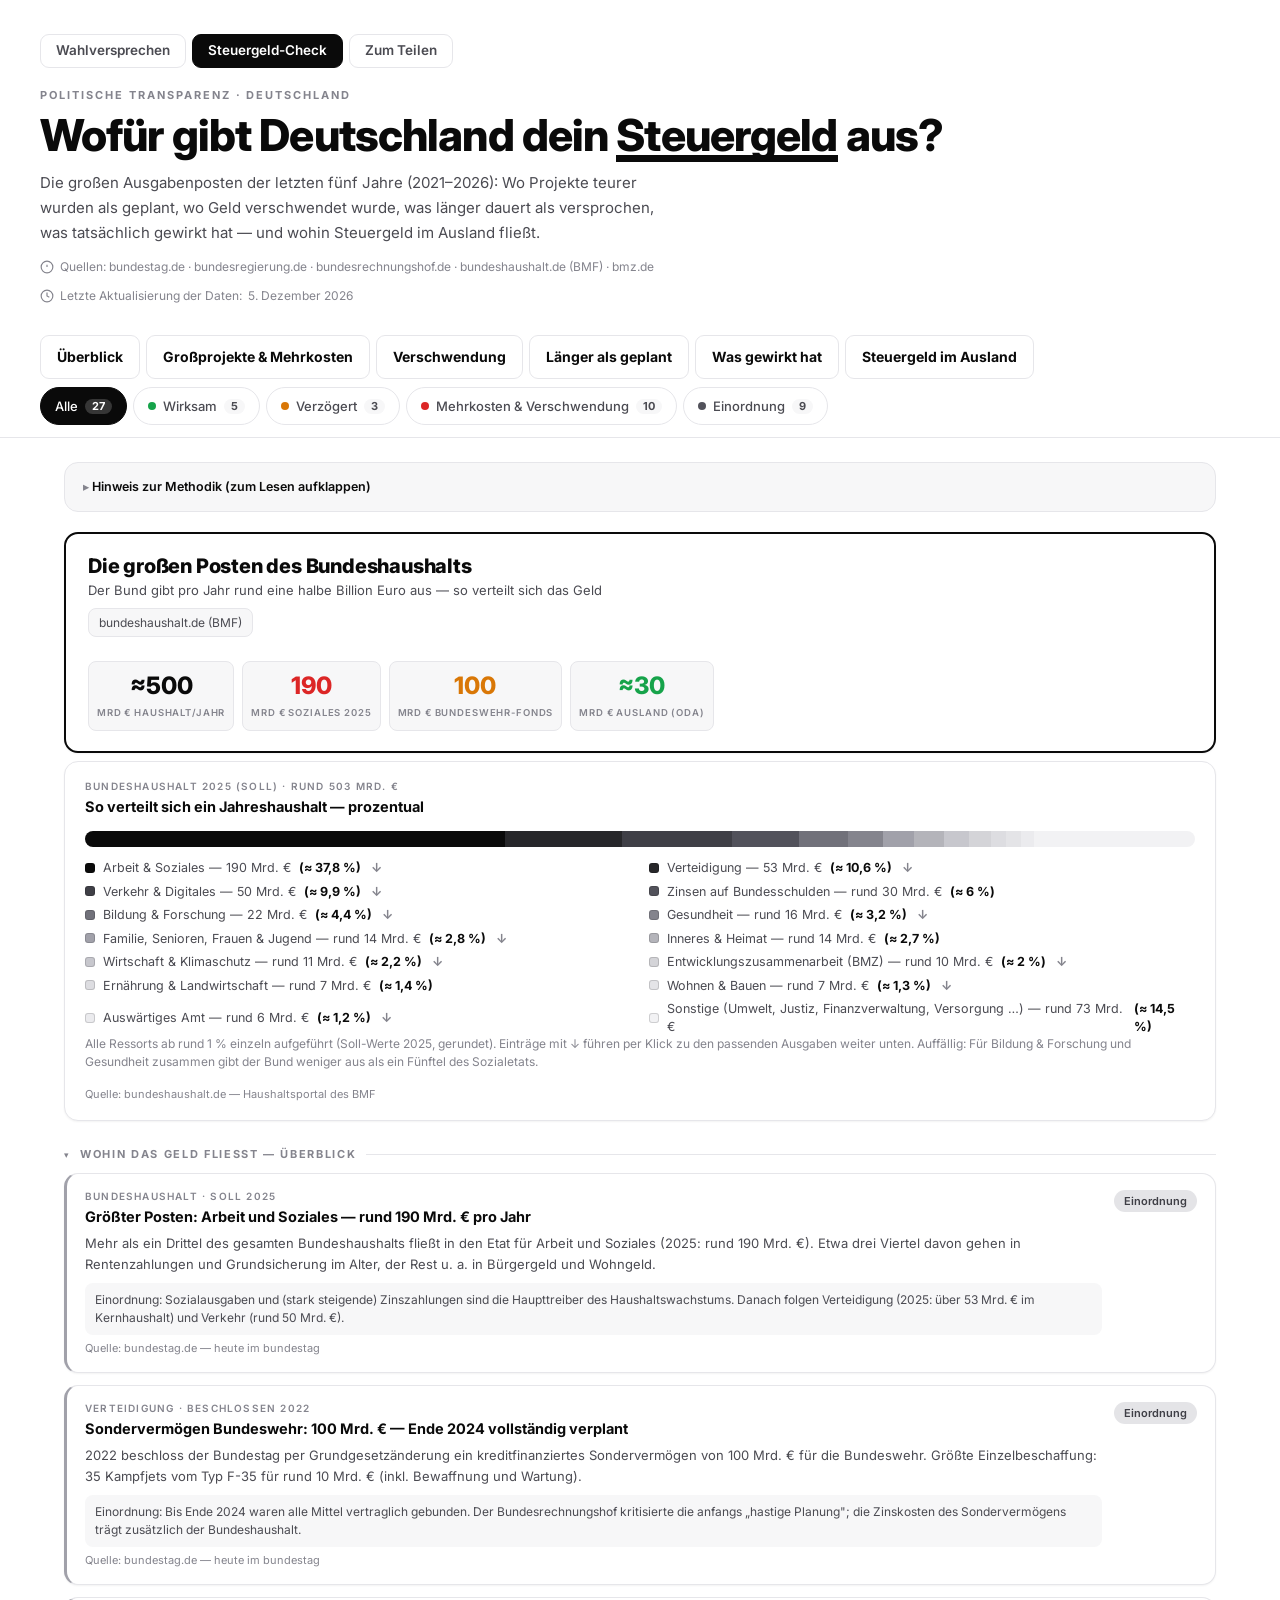
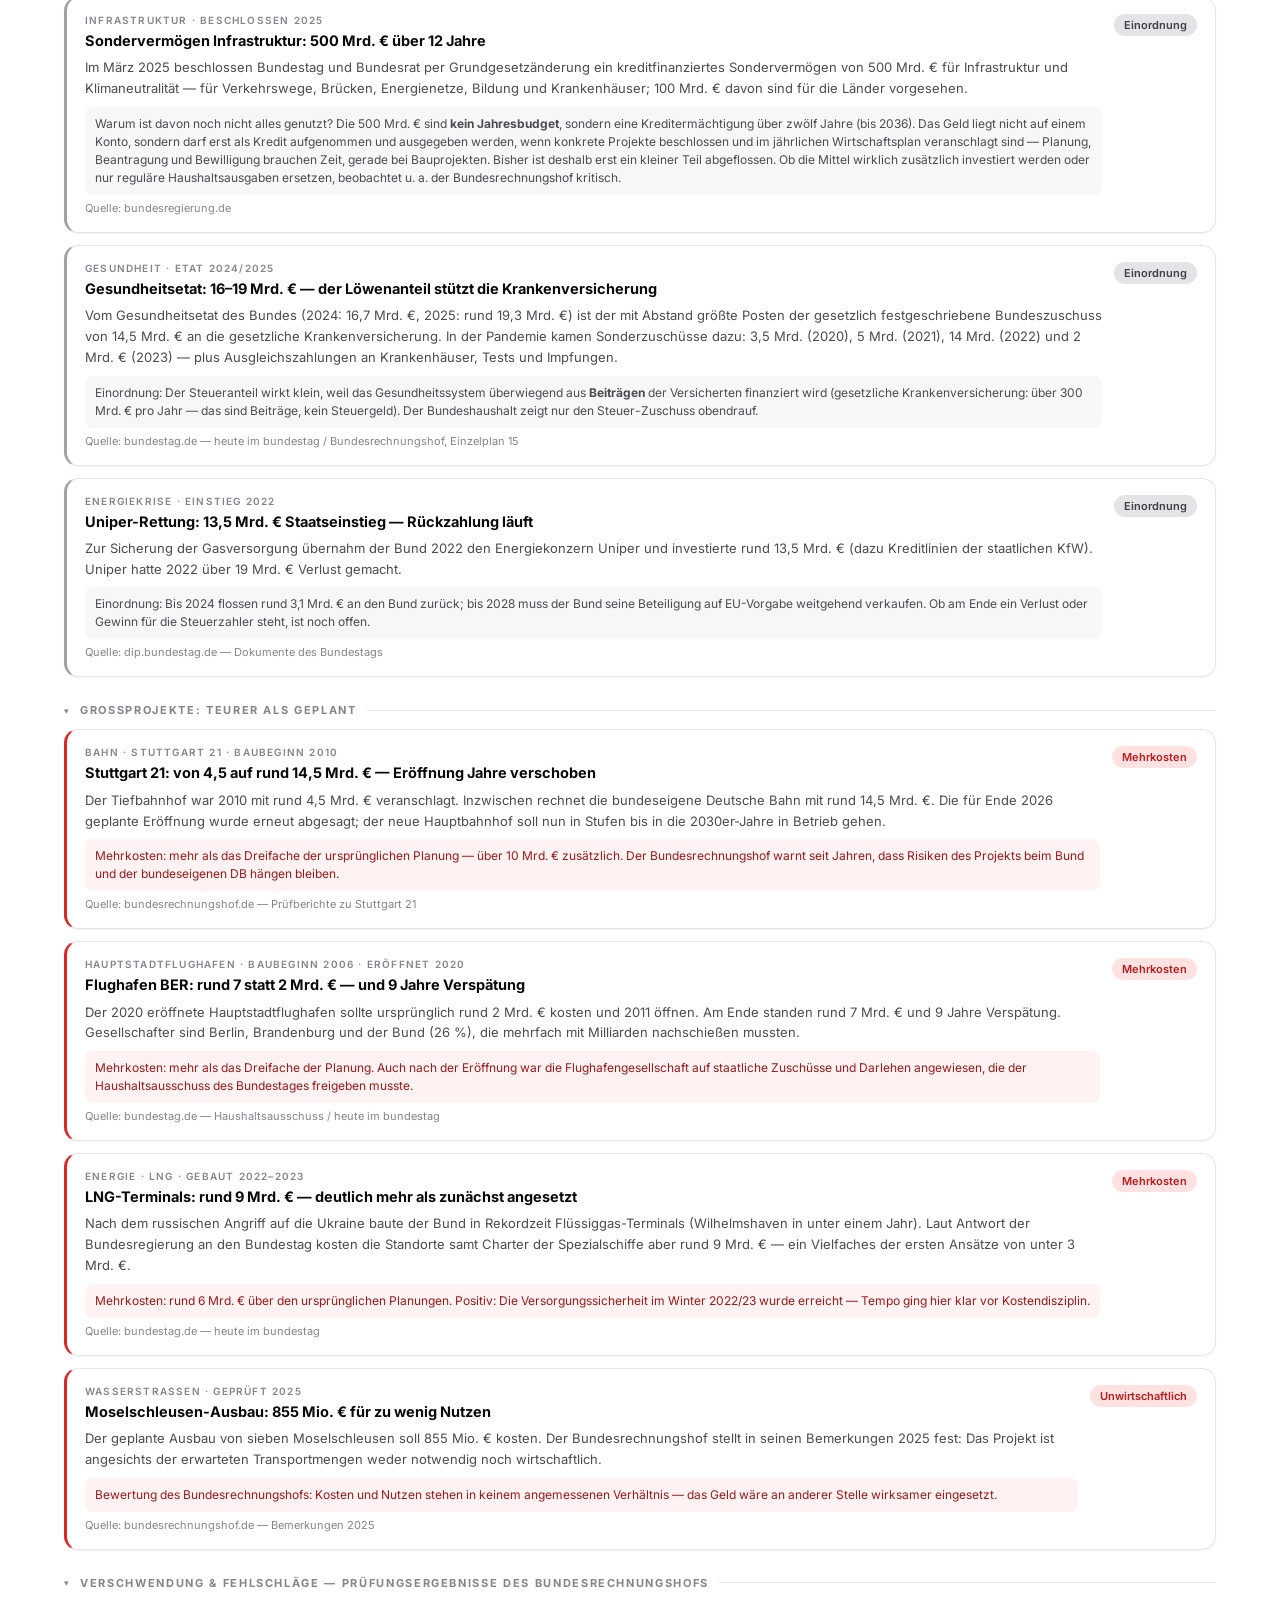
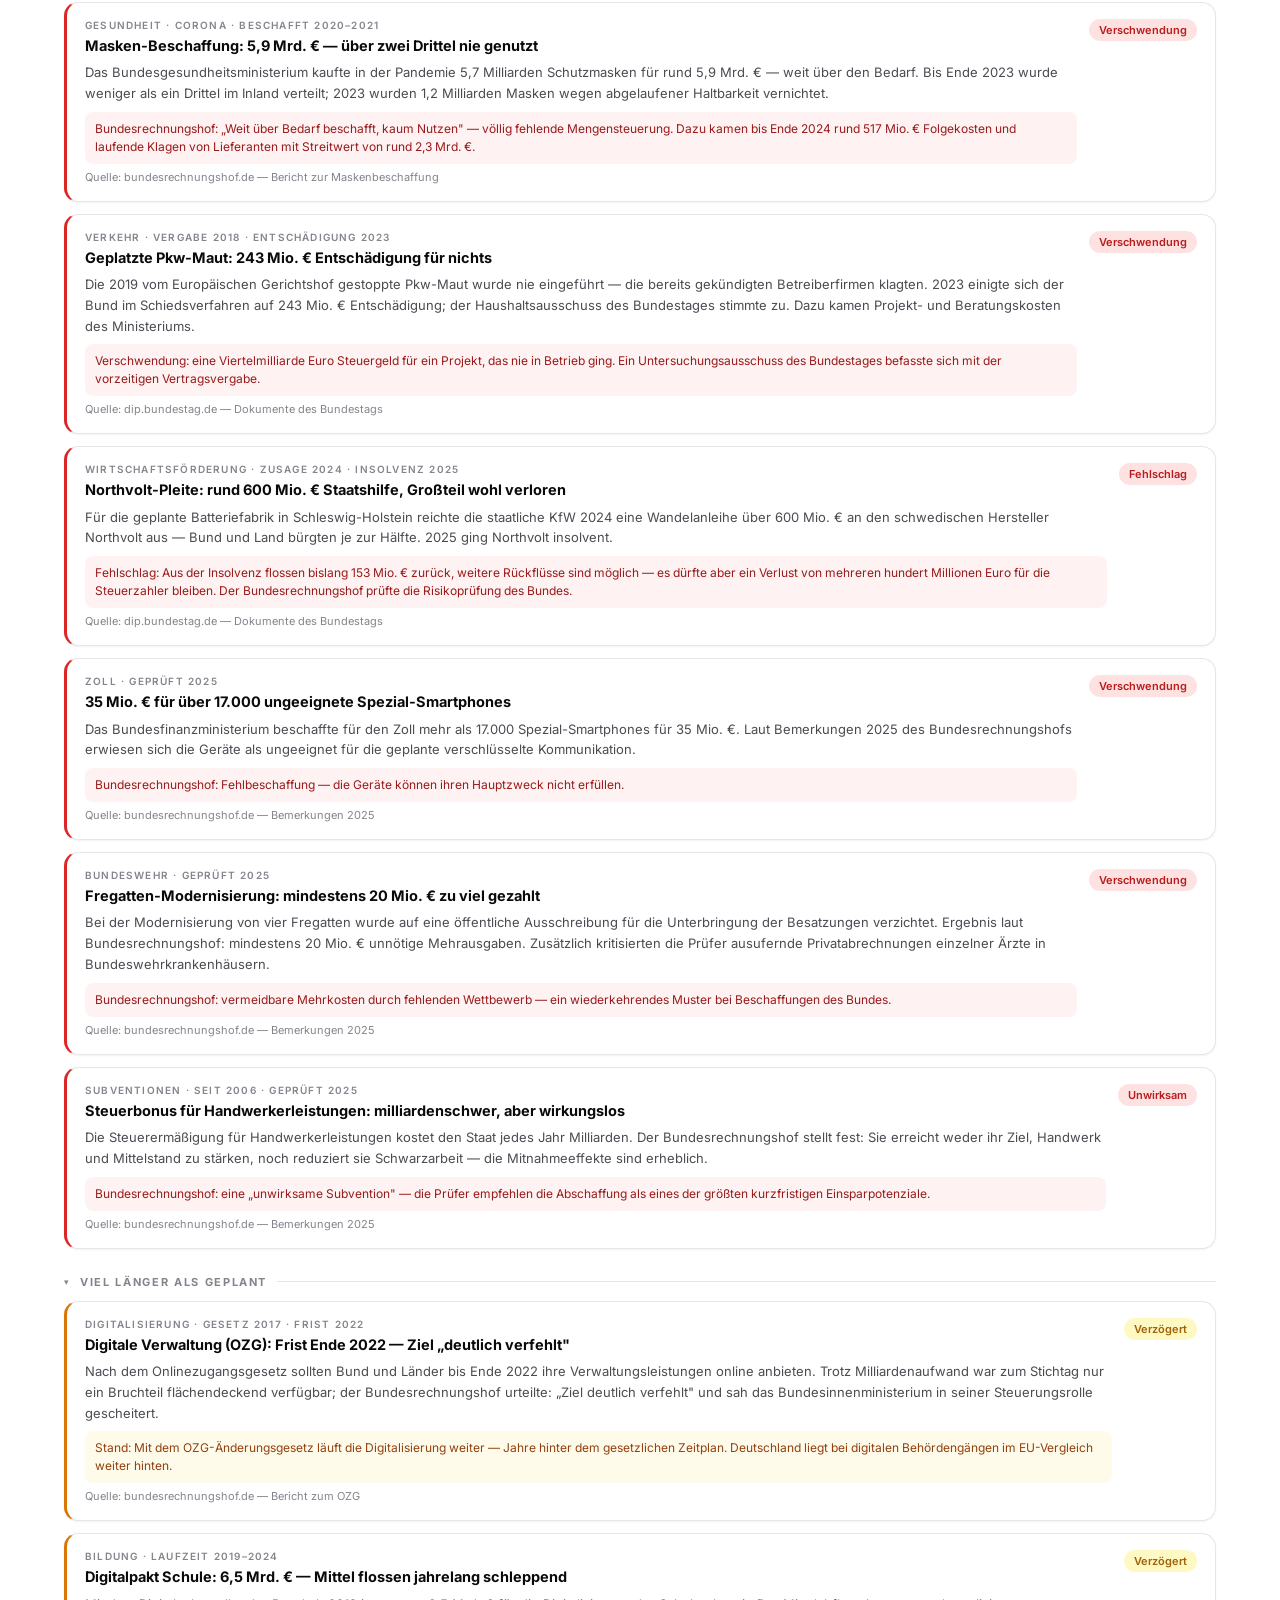
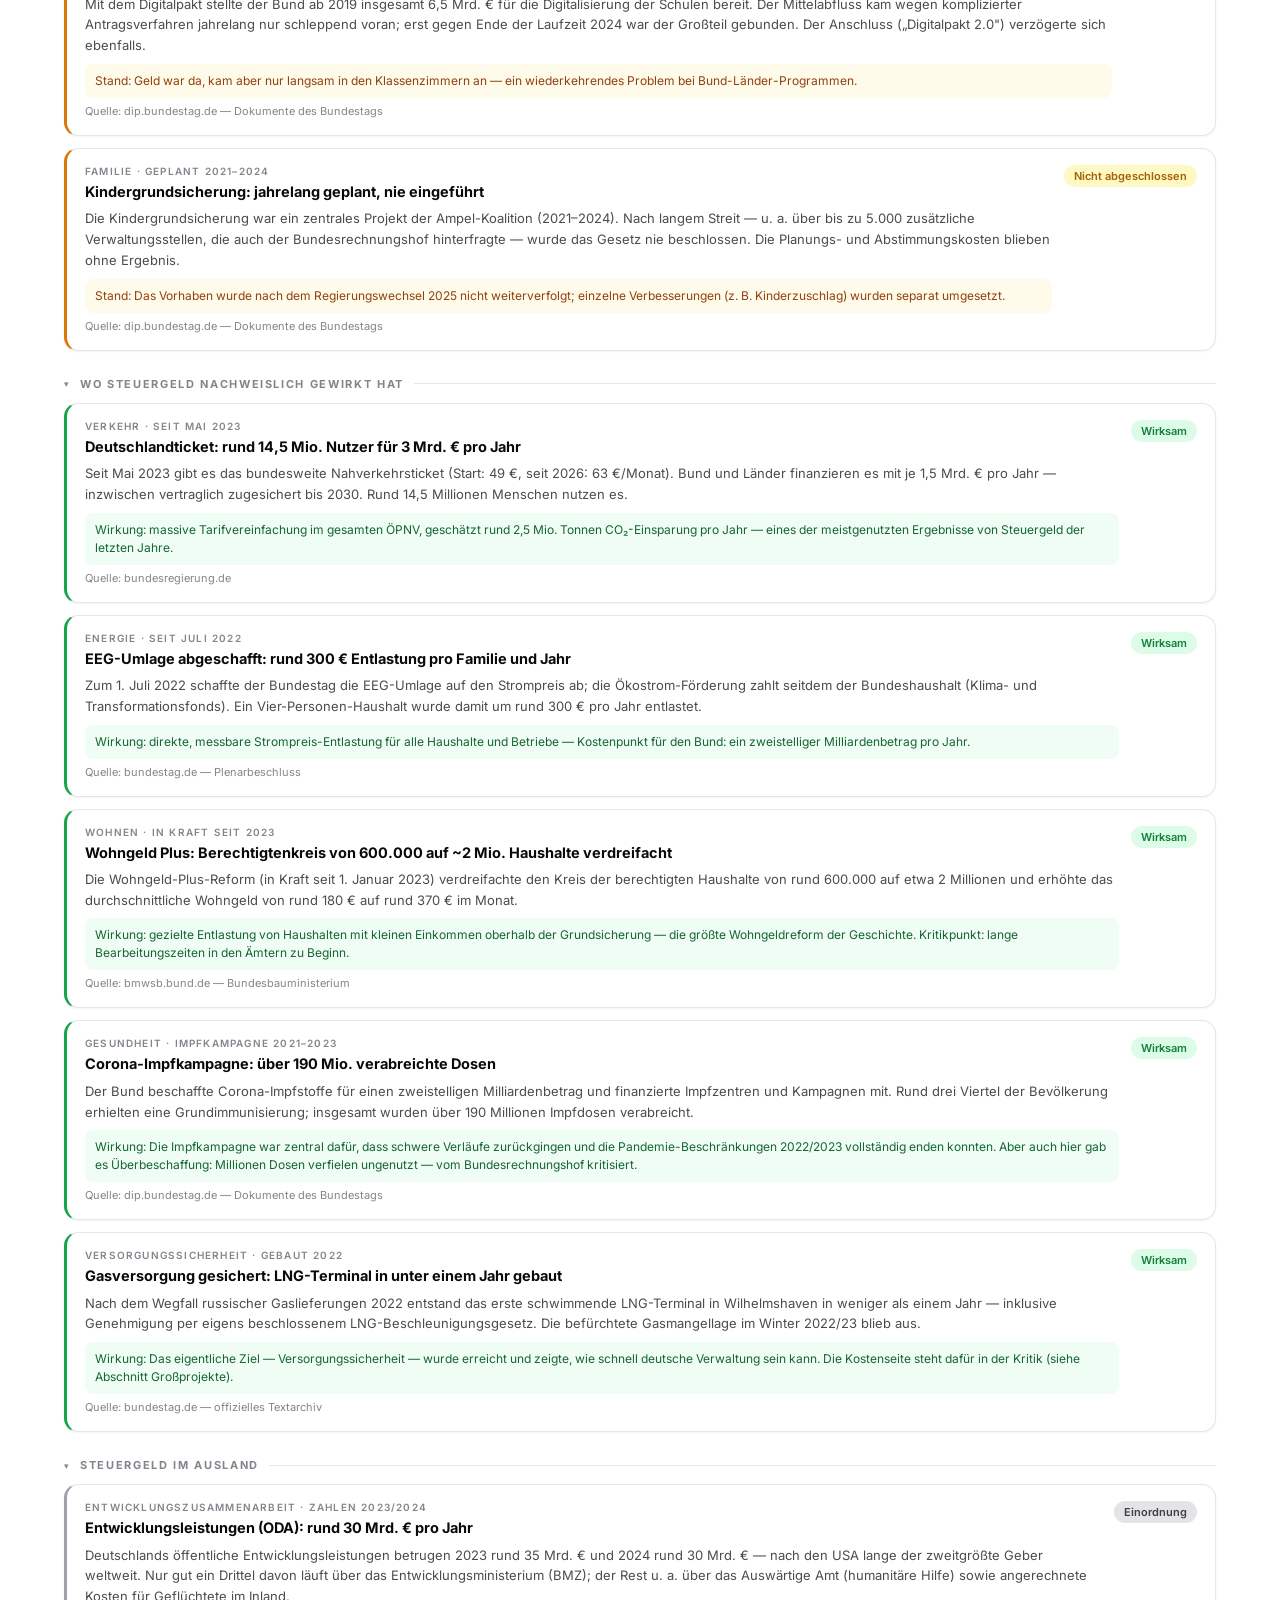
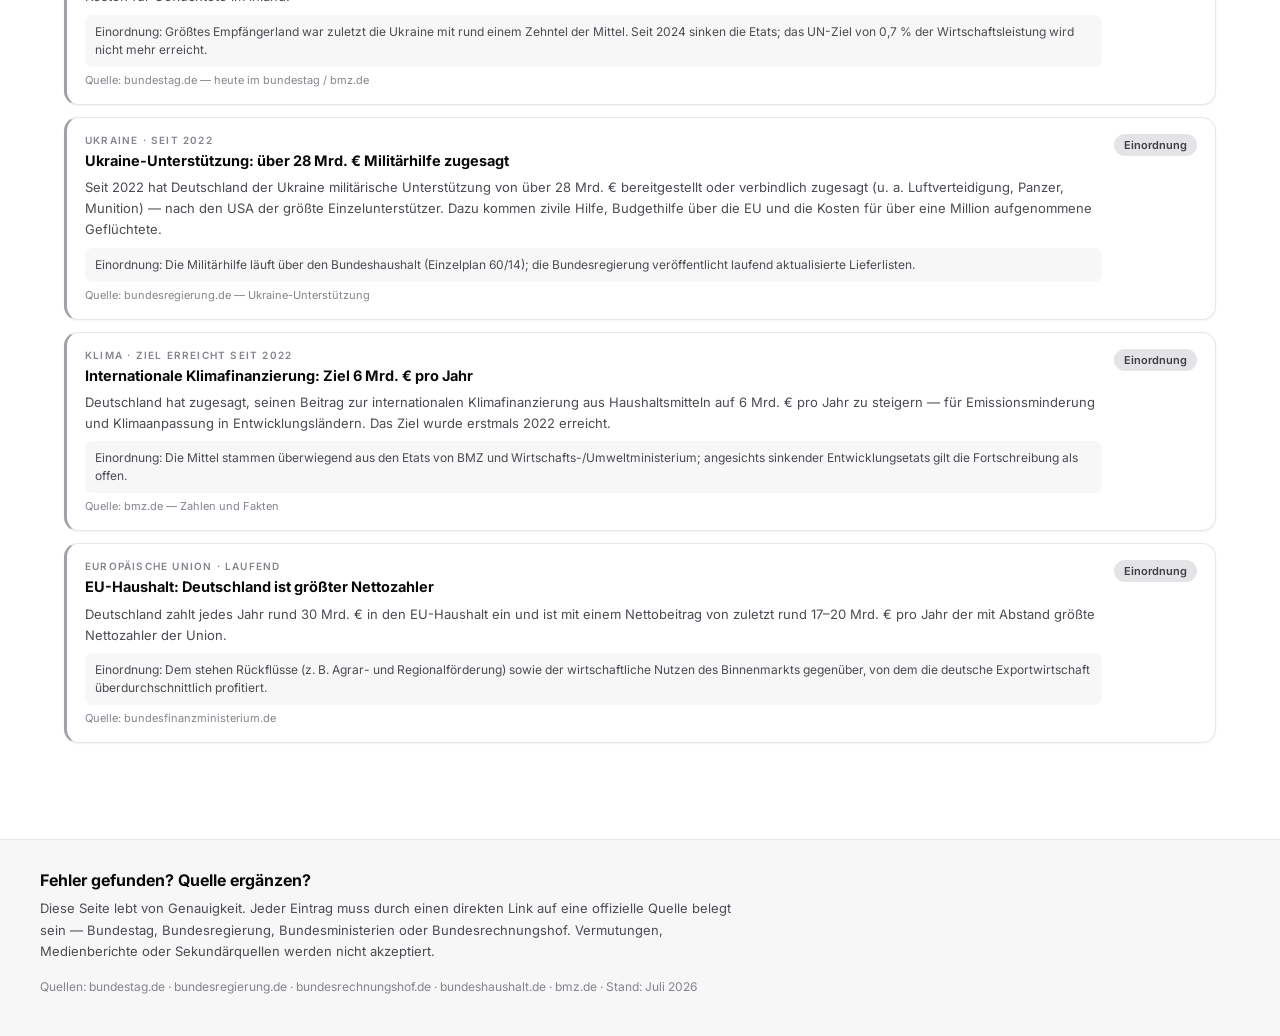
<file: steuergelder.html>
<!DOCTYPE html>
<html lang="de">
<head>
<meta charset="UTF-8">
<meta name="viewport" content="width=device-width, initial-scale=1.0">
<title>Steuergeld-Check — Wofür Deutschland Steuergeld ausgibt</title>
<meta name="description" content="Wofür gibt Deutschland Steuergeld aus? Großprojekte, Mehrkosten und Verschwendung — belegt mit offiziellen Quellen von Bundestag und Bundesrechnungshof.">
<meta name="robots" content="index, follow">
<link rel="canonical" href="https://www.parteiencheck.org/steuergelder.html">
<meta name="theme-color" content="#FFFFFF">
<link rel="icon" href="data:image/svg+xml,<svg xmlns=%22http://www.w3.org/2000/svg%22 viewBox=%220 0 100 100%22><rect x=%2212%22 y=%2255%22 width=%2222%22 height=%2245%22 rx=%224%22 fill=%22%230A0A0A%22/><rect x=%2239%22 y=%2230%22 width=%2222%22 height=%2270%22 rx=%224%22 fill=%22%230A0A0A%22/><rect x=%2266%22 y=%2210%22 width=%2222%22 height=%2290%22 rx=%224%22 fill=%22%230A0A0A%22/></svg>">
<meta property="og:title" content="Steuergeld-Check — Wofür Deutschland Steuergeld ausgibt">
<meta property="og:description" content="Großprojekte, Mehrkosten, Verschwendung und Wirkung deutscher Steuergelder 2021–2026 — belegt mit offiziellen Quellen.">
<meta property="og:type" content="website">
<meta property="og:url" content="https://www.parteiencheck.org/steuergelder.html">
<meta property="og:site_name" content="Parteiencheck">
<meta property="og:locale" content="de_DE">
<meta property="og:image" content="https://www.parteiencheck.org/og-steuergelder.png">
<meta property="og:image:width" content="1200">
<meta property="og:image:height" content="630">
<meta property="og:image:alt" content="Steuergeld-Check — Wofür Deutschland Steuergeld ausgibt">
<meta name="twitter:card" content="summary_large_image">
<meta name="twitter:title" content="Steuergeld-Check — Wofür Deutschland Steuergeld ausgibt">
<meta name="twitter:description" content="Großprojekte, Mehrkosten, Verschwendung und Wirkung deutscher Steuergelder 2021–2026 — belegt mit offiziellen Quellen.">
<meta name="twitter:image" content="https://www.parteiencheck.org/og-steuergelder.png">
<script type="application/ld+json">
{
  "@context": "https://schema.org",
  "@type": "WebSite",
  "name": "Steuergeld-Check",
  "url": "https://www.parteiencheck.org/steuergelder.html",
  "description": "Großprojekte, Mehrkosten, Verschwendung und Wirkung deutscher Steuergelder 2021–2026 — belegt mit offiziellen Quellen.",
  "isPartOf": { "@type": "WebSite", "name": "Parteiencheck", "url": "https://www.parteiencheck.org/" },
  "inLanguage": "de-DE"
}
</script>
<link rel="preconnect" href="https://fonts.googleapis.com">
<link rel="preconnect" href="https://fonts.gstatic.com" crossorigin>
<link href="https://fonts.googleapis.com/css2?family=Inter:wght@400;500;600;700;800&display=swap" rel="stylesheet">
<link rel="stylesheet" href="style.css">
</head>
<body>

<header>
  <div class="header-inner">
    <nav class="site-nav" aria-label="Seiten">
      <a href="index.html" class="site-tab">Wahlversprechen</a>
      <a href="steuergelder.html" class="site-tab active" aria-current="page">Steuergeld-Check</a>
      <a href="teilen.html" class="site-tab">Zum Teilen</a>
    </nav>
    <div class="header-label">Politische Transparenz · Deutschland</div>
    <h1>Wofür gibt Deutschland dein <span>Steuergeld</span> aus?</h1>
    <p class="header-sub">Die großen Ausgabenposten der letzten fünf Jahre (2021–2026): Wo Projekte teurer wurden als geplant, wo Geld verschwendet wurde, was länger dauert als versprochen, was tatsächlich gewirkt hat — und wohin Steuergeld im Ausland fließt.</p>
    <div class="source-note">
      <svg width="14" height="14" viewBox="0 0 24 24" fill="none" stroke="currentColor" stroke-width="2"><circle cx="12" cy="12" r="10"/><line x1="12" y1="8" x2="12" y2="12"/><line x1="12" y1="16" x2="12.01" y2="16"/></svg>
      Quellen: bundestag.de · bundesregierung.de · bundesrechnungshof.de · bundeshaushalt.de (BMF) · bmz.de
    </div>
    <div class="source-note update-note">
      <svg width="14" height="14" viewBox="0 0 24 24" fill="none" stroke="currentColor" stroke-width="2"><circle cx="12" cy="12" r="10"/><polyline points="12 6 12 12 16 14"/></svg>
      Letzte Aktualisierung der Daten: <span id="lastUpdated"></span>
    </div>
  </div>
</header>

<!-- STICKY TOOLBAR: Themen-Sprungmarken + Status-Filter -->
<div class="toolbar">
  <div class="toolbar-inner">
    <nav class="party-nav" aria-label="Thema auswählen">
      <a class="anchor-tab" href="#ueberblick">Überblick</a>
      <a class="anchor-tab" href="#grossprojekte">Großprojekte &amp; Mehrkosten</a>
      <a class="anchor-tab" href="#verschwendung">Verschwendung</a>
      <a class="anchor-tab" href="#verzoegert">Länger als geplant</a>
      <a class="anchor-tab" href="#wirkung">Was gewirkt hat</a>
      <a class="anchor-tab" href="#ausland">Steuergeld im Ausland</a>
    </nav>
    <div class="filter-bar" role="group" aria-label="Nach Bewertung filtern">
      <button class="filter-chip active" data-filter="all" aria-pressed="true">Alle <span class="chip-count">0</span></button>
      <button class="filter-chip" data-filter="done" aria-pressed="false"><span class="chip-dot done"></span>Wirksam <span class="chip-count">0</span></button>
      <button class="filter-chip" data-filter="progress" aria-pressed="false"><span class="chip-dot progress"></span>Verzögert <span class="chip-count">0</span></button>
      <button class="filter-chip" data-filter="failed" aria-pressed="false"><span class="chip-dot failed"></span>Mehrkosten &amp; Verschwendung <span class="chip-count">0</span></button>
      <button class="filter-chip" data-filter="promised" aria-pressed="false"><span class="chip-dot promised"></span>Einordnung <span class="chip-count">0</span></button>
    </div>
  </div>
</div>

<div class="main">
  <div class="content-area">

    <details class="disclaimer">
      <summary><strong>Hinweis zur Methodik</strong> (zum Lesen aufklappen)</summary>
      <span> Alle Zahlen stammen aus offiziellen Quellen — Deutscher Bundestag (Pressedienst „heute im bundestag", Drucksachen), Bundesregierung, Bundesministerien, dem Haushaltsportal des Bundesfinanzministeriums (bundeshaushalt.de) sowie dem Bundesrechnungshof als unabhängiger externer Finanzkontrolle des Bundes. Bewertungen wie „Verschwendung" geben die Prüfungsergebnisse des Bundesrechnungshofs wieder, keine eigene Meinung. Beträge sind teilweise gerundet („rund"). <strong>Diese Seite erhebt keinen Anspruch auf Vollständigkeit.</strong> Stand: Juli 2026. Für eigene Recherchen: <a href="https://www.bundeshaushalt.de/" target="_blank">bundeshaushalt.de</a> · <a href="https://www.bundesrechnungshof.de/" target="_blank">bundesrechnungshof.de</a>
    </span>
    </details>

    <!-- ÜBERBLICK -->
    <section id="ueberblick">
      <div class="party-header topic-header" style="--party-color:#0A0A0A">
        <div class="party-header-top">
          <div>
            <div class="party-full-name">Die großen Posten des Bundeshaushalts</div>
            <div class="party-tagline">Der Bund gibt pro Jahr rund eine halbe Billion Euro aus — so verteilt sich das Geld</div>
            <a class="source-link" href="https://www.bundeshaushalt.de/" target="_blank">bundeshaushalt.de (BMF)</a>
          </div>
          <div class="party-stats">
            <div class="stat"><span class="stat-num promised">≈500</span><span class="stat-label">Mrd € Haushalt/Jahr</span></div>
            <div class="stat"><span class="stat-num failed">190</span><span class="stat-label">Mrd € Soziales 2025</span></div>
            <div class="stat"><span class="stat-num progress">100</span><span class="stat-label">Mrd € Bundeswehr-Fonds</span></div>
            <div class="stat"><span class="stat-num done">≈30</span><span class="stat-label">Mrd € Ausland (ODA)</span></div>
          </div>
        </div>
      </div>

      <div class="budget-card">
        <div class="promise-topic">Bundeshaushalt 2025 (Soll) · rund 503 Mrd. €</div>
        <div class="promise-title">So verteilt sich ein Jahreshaushalt — prozentual</div>
        <div class="budget-bar" aria-hidden="true">
          <span style="flex:37.8;background:#0A0A0A"></span><span style="flex:10.6;background:#27272A"></span><span style="flex:9.9;background:#3F3F46"></span><span style="flex:6.0;background:#52525B"></span><span style="flex:4.4;background:#71717A"></span><span style="flex:3.2;background:#84848D"></span><span style="flex:2.8;background:#A1A1AA"></span><span style="flex:2.7;background:#B4B4BA"></span><span style="flex:2.2;background:#C7C7CD"></span><span style="flex:2.0;background:#D4D4D8"></span><span style="flex:1.4;background:#DDDDE1"></span><span style="flex:1.3;background:#E4E4E7"></span><span style="flex:1.2;background:#EBEBEE"></span><span style="flex:14.5;background:#F2F2F4"></span>
        </div>
        <ul class="budget-legend">
          <li data-target="card-soziales" tabindex="0" role="link" title="Zu den passenden Einträgen springen"><span class="b-dot" style="background:#0A0A0A"></span>Arbeit & Soziales — 190 Mrd. € <strong>(≈ 37,8 %)</strong><span class="b-jump" aria-hidden="true">↓</span></li>
          <li data-target="card-verteidigung" tabindex="0" role="link" title="Zu den passenden Einträgen springen"><span class="b-dot" style="background:#27272A"></span>Verteidigung — 53 Mrd. € <strong>(≈ 10,6 %)</strong><span class="b-jump" aria-hidden="true">↓</span></li>
          <li data-target="grossprojekte" tabindex="0" role="link" title="Zu den passenden Einträgen springen"><span class="b-dot" style="background:#3F3F46"></span>Verkehr & Digitales — 50 Mrd. € <strong>(≈ 9,9 %)</strong><span class="b-jump" aria-hidden="true">↓</span></li>
          <li><span class="b-dot" style="background:#52525B"></span>Zinsen auf Bundesschulden — rund 30 Mrd. € <strong>(≈ 6 %)</strong></li>
          <li data-target="card-digitalpakt" tabindex="0" role="link" title="Zu den passenden Einträgen springen"><span class="b-dot" style="background:#71717A"></span>Bildung & Forschung — 22 Mrd. € <strong>(≈ 4,4 %)</strong><span class="b-jump" aria-hidden="true">↓</span></li>
          <li data-target="card-gesundheit" tabindex="0" role="link" title="Zu den passenden Einträgen springen"><span class="b-dot" style="background:#84848D"></span>Gesundheit — rund 16 Mrd. € <strong>(≈ 3,2 %)</strong><span class="b-jump" aria-hidden="true">↓</span></li>
          <li data-target="card-familie" tabindex="0" role="link" title="Zu den passenden Einträgen springen"><span class="b-dot" style="background:#A1A1AA"></span>Familie, Senioren, Frauen & Jugend — rund 14 Mrd. € <strong>(≈ 2,8 %)</strong><span class="b-jump" aria-hidden="true">↓</span></li>
          <li><span class="b-dot" style="background:#B4B4BA"></span>Inneres & Heimat — rund 14 Mrd. € <strong>(≈ 2,7 %)</strong></li>
          <li data-target="card-wirtschaft" tabindex="0" role="link" title="Zu den passenden Einträgen springen"><span class="b-dot" style="background:#C7C7CD"></span>Wirtschaft & Klimaschutz — rund 11 Mrd. € <strong>(≈ 2,2 %)</strong><span class="b-jump" aria-hidden="true">↓</span></li>
          <li data-target="card-oda" tabindex="0" role="link" title="Zu den passenden Einträgen springen"><span class="b-dot" style="background:#D4D4D8"></span>Entwicklungszusammenarbeit (BMZ) — rund 10 Mrd. € <strong>(≈ 2 %)</strong><span class="b-jump" aria-hidden="true">↓</span></li>
          <li><span class="b-dot" style="background:#DDDDE1"></span>Ernährung & Landwirtschaft — rund 7 Mrd. € <strong>(≈ 1,4 %)</strong></li>
          <li data-target="card-wohngeld" tabindex="0" role="link" title="Zu den passenden Einträgen springen"><span class="b-dot" style="background:#E4E4E7"></span>Wohnen & Bauen — rund 7 Mrd. € <strong>(≈ 1,3 %)</strong><span class="b-jump" aria-hidden="true">↓</span></li>
          <li data-target="ausland" tabindex="0" role="link" title="Zu den passenden Einträgen springen"><span class="b-dot" style="background:#EBEBEE"></span>Auswärtiges Amt — rund 6 Mrd. € <strong>(≈ 1,2 %)</strong><span class="b-jump" aria-hidden="true">↓</span></li>
          <li><span class="b-dot" style="background:#F2F2F4"></span>Sonstige (Umwelt, Justiz, Finanzverwaltung, Versorgung …) — rund 73 Mrd. € <strong>(≈ 14,5 %)</strong></li>
        </ul>
        <p class="budget-note">Alle Ressorts ab rund 1 % einzeln aufgeführt (Soll-Werte 2025, gerundet). Einträge mit ↓ führen per Klick zu den passenden Ausgaben weiter unten. Auffällig: Für Bildung &amp; Forschung und Gesundheit zusammen gibt der Bund weniger aus als ein Fünftel des Sozialetats.</p>
        <a class="card-source" href="https://www.bundeshaushalt.de/" target="_blank">Quelle: bundeshaushalt.de — Haushaltsportal des BMF</a>
      </div>

      <div class="section-title">Wohin das Geld fließt — Überblick</div>
      <div class="cards-grid">

        <div class="promise-card" id="card-soziales" data-status="promised">
          <div>
            <div class="promise-topic">Bundeshaushalt · Soll 2025</div>
            <div class="promise-title">Größter Posten: Arbeit und Soziales — rund 190 Mrd. € pro Jahr</div>
            <div class="promise-text">Mehr als ein Drittel des gesamten Bundeshaushalts fließt in den Etat für Arbeit und Soziales (2025: rund 190 Mrd. €). Etwa drei Viertel davon gehen in Rentenzahlungen und Grundsicherung im Alter, der Rest u. a. in Bürgergeld und Wohngeld.</div>
            <div class="promise-result promised">Einordnung: Sozialausgaben und (stark steigende) Zinszahlungen sind die Haupttreiber des Haushaltswachstums. Danach folgen Verteidigung (2025: über 53 Mrd. € im Kernhaushalt) und Verkehr (rund 50 Mrd. €).</div>
            <a class="card-source" href="https://www.bundestag.de/presse/hib/kurzmeldungen-1107322" target="_blank">Quelle: bundestag.de — heute im bundestag</a>
          </div>
          <span class="status-badge badge-promised">Einordnung</span>
        </div>

        <div class="promise-card" id="card-verteidigung" data-status="promised">
          <div>
            <div class="promise-topic">Verteidigung · beschlossen 2022</div>
            <div class="promise-title">Sondervermögen Bundeswehr: 100 Mrd. € — Ende 2024 vollständig verplant</div>
            <div class="promise-text">2022 beschloss der Bundestag per Grundgesetzänderung ein kreditfinanziertes Sondervermögen von 100 Mrd. € für die Bundeswehr. Größte Einzelbeschaffung: 35 Kampfjets vom Typ F-35 für rund 10 Mrd. € (inkl. Bewaffnung und Wartung).</div>
            <div class="promise-result promised">Einordnung: Bis Ende 2024 waren alle Mittel vertraglich gebunden. Der Bundesrechnungshof kritisierte die anfangs „hastige Planung"; die Zinskosten des Sondervermögens trägt zusätzlich der Bundeshaushalt.</div>
            <a class="card-source" href="https://www.bundestag.de/presse/hib/kurzmeldungen-897648" target="_blank">Quelle: bundestag.de — heute im bundestag</a>
          </div>
          <span class="status-badge badge-promised">Einordnung</span>
        </div>

        <div class="promise-card" data-status="promised">
          <div>
            <div class="promise-topic">Infrastruktur · beschlossen 2025</div>
            <div class="promise-title">Sondervermögen Infrastruktur: 500 Mrd. € über 12 Jahre</div>
            <div class="promise-text">Im März 2025 beschlossen Bundestag und Bundesrat per Grundgesetzänderung ein kreditfinanziertes Sondervermögen von 500 Mrd. € für Infrastruktur und Klimaneutralität — für Verkehrswege, Brücken, Energienetze, Bildung und Krankenhäuser; 100 Mrd. € davon sind für die Länder vorgesehen.</div>
            <div class="promise-result promised">Warum ist davon noch nicht alles genutzt? Die 500 Mrd. € sind <strong>kein Jahresbudget</strong>, sondern eine Kreditermächtigung über zwölf Jahre (bis 2036). Das Geld liegt nicht auf einem Konto, sondern darf erst als Kredit aufgenommen und ausgegeben werden, wenn konkrete Projekte beschlossen und im jährlichen Wirtschaftsplan veranschlagt sind — Planung, Beantragung und Bewilligung brauchen Zeit, gerade bei Bauprojekten. Bisher ist deshalb erst ein kleiner Teil abgeflossen. Ob die Mittel wirklich zusätzlich investiert werden oder nur reguläre Haushaltsausgaben ersetzen, beobachtet u. a. der Bundesrechnungshof kritisch.</div>
            <a class="card-source" href="https://www.bundesregierung.de/breg-de/schwerpunkte-der-bundesregierung" target="_blank">Quelle: bundesregierung.de</a>
          </div>
          <span class="status-badge badge-promised">Einordnung</span>
        </div>

        <div class="promise-card" id="card-gesundheit" data-status="promised">
          <div>
            <div class="promise-topic">Gesundheit · Etat 2024/2025</div>
            <div class="promise-title">Gesundheitsetat: 16–19 Mrd. € — der Löwenanteil stützt die Krankenversicherung</div>
            <div class="promise-text">Vom Gesundheitsetat des Bundes (2024: 16,7 Mrd. €, 2025: rund 19,3 Mrd. €) ist der mit Abstand größte Posten der gesetzlich festgeschriebene Bundeszuschuss von 14,5 Mrd. € an die gesetzliche Krankenversicherung. In der Pandemie kamen Sonderzuschüsse dazu: 3,5 Mrd. (2020), 5 Mrd. (2021), 14 Mrd. (2022) und 2 Mrd. € (2023) — plus Ausgleichszahlungen an Krankenhäuser, Tests und Impfungen.</div>
            <div class="promise-result promised">Einordnung: Der Steueranteil wirkt klein, weil das Gesundheitssystem überwiegend aus <strong>Beiträgen</strong> der Versicherten finanziert wird (gesetzliche Krankenversicherung: über 300 Mrd. € pro Jahr — das sind Beiträge, kein Steuergeld). Der Bundeshaushalt zeigt nur den Steuer-Zuschuss obendrauf.</div>
            <a class="card-source" href="https://www.bundestag.de/presse/hib/kurzmeldungen-1097640" target="_blank">Quelle: bundestag.de — heute im bundestag / Bundesrechnungshof, Einzelplan 15</a>
          </div>
          <span class="status-badge badge-promised">Einordnung</span>
        </div>

        <div class="promise-card" data-status="promised">
          <div>
            <div class="promise-topic">Energiekrise · Einstieg 2022</div>
            <div class="promise-title">Uniper-Rettung: 13,5 Mrd. € Staatseinstieg — Rückzahlung läuft</div>
            <div class="promise-text">Zur Sicherung der Gasversorgung übernahm der Bund 2022 den Energiekonzern Uniper und investierte rund 13,5 Mrd. € (dazu Kreditlinien der staatlichen KfW). Uniper hatte 2022 über 19 Mrd. € Verlust gemacht.</div>
            <div class="promise-result promised">Einordnung: Bis 2024 flossen rund 3,1 Mrd. € an den Bund zurück; bis 2028 muss der Bund seine Beteiligung auf EU-Vorgabe weitgehend verkaufen. Ob am Ende ein Verlust oder Gewinn für die Steuerzahler steht, ist noch offen.</div>
            <a class="card-source" href="https://dip.bundestag.de/suche?term=Uniper" target="_blank">Quelle: dip.bundestag.de — Dokumente des Bundestags</a>
          </div>
          <span class="status-badge badge-promised">Einordnung</span>
        </div>

      </div>
    </section>

    <!-- GROSSPROJEKTE & MEHRKOSTEN -->
    <section id="grossprojekte">
      <div class="section-title">Großprojekte: teurer als geplant</div>
      <div class="cards-grid">

        <div class="promise-card" data-status="failed" data-share="1">
          <div>
            <div class="promise-topic">Bahn · Stuttgart 21 · Baubeginn 2010</div>
            <div class="promise-title">Stuttgart 21: von 4,5 auf rund 14,5 Mrd. € — Eröffnung Jahre verschoben</div>
            <div class="promise-text">Der Tiefbahnhof war 2010 mit rund 4,5 Mrd. € veranschlagt. Inzwischen rechnet die bundeseigene Deutsche Bahn mit rund 14,5 Mrd. €. Die für Ende 2026 geplante Eröffnung wurde erneut abgesagt; der neue Hauptbahnhof soll nun in Stufen bis in die 2030er-Jahre in Betrieb gehen.</div>
            <div class="promise-result failed">Mehrkosten: mehr als das Dreifache der ursprünglichen Planung — über 10 Mrd. € zusätzlich. Der Bundesrechnungshof warnt seit Jahren, dass Risiken des Projekts beim Bund und der bundeseigenen DB hängen bleiben.</div>
            <a class="card-source" href="https://www.bundesrechnungshof.de/" target="_blank">Quelle: bundesrechnungshof.de — Prüfberichte zu Stuttgart 21</a>
          </div>
          <span class="status-badge badge-failed">Mehrkosten</span>
        </div>

        <div class="promise-card" data-status="failed" data-share="1">
          <div>
            <div class="promise-topic">Hauptstadtflughafen · Baubeginn 2006 · eröffnet 2020</div>
            <div class="promise-title">Flughafen BER: rund 7 statt 2 Mrd. € — und 9 Jahre Verspätung</div>
            <div class="promise-text">Der 2020 eröffnete Hauptstadtflughafen sollte ursprünglich rund 2 Mrd. € kosten und 2011 öffnen. Am Ende standen rund 7 Mrd. € und 9 Jahre Verspätung. Gesellschafter sind Berlin, Brandenburg und der Bund (26 %), die mehrfach mit Milliarden nachschießen mussten.</div>
            <div class="promise-result failed">Mehrkosten: mehr als das Dreifache der Planung. Auch nach der Eröffnung war die Flughafengesellschaft auf staatliche Zuschüsse und Darlehen angewiesen, die der Haushaltsausschuss des Bundestages freigeben musste.</div>
            <a class="card-source" href="https://www.bundestag.de/presse/hib" target="_blank">Quelle: bundestag.de — Haushaltsausschuss / heute im bundestag</a>
          </div>
          <span class="status-badge badge-failed">Mehrkosten</span>
        </div>

        <div class="promise-card" data-status="failed">
          <div>
            <div class="promise-topic">Energie · LNG · gebaut 2022–2023</div>
            <div class="promise-title">LNG-Terminals: rund 9 Mrd. € — deutlich mehr als zunächst angesetzt</div>
            <div class="promise-text">Nach dem russischen Angriff auf die Ukraine baute der Bund in Rekordzeit Flüssiggas-Terminals (Wilhelmshaven in unter einem Jahr). Laut Antwort der Bundesregierung an den Bundestag kosten die Standorte samt Charter der Spezialschiffe aber rund 9 Mrd. € — ein Vielfaches der ersten Ansätze von unter 3 Mrd. €.</div>
            <div class="promise-result failed">Mehrkosten: rund 6 Mrd. € über den ursprünglichen Planungen. Positiv: Die Versorgungssicherheit im Winter 2022/23 wurde erreicht — Tempo ging hier klar vor Kostendisziplin.</div>
            <a class="card-source" href="https://www.bundestag.de/presse/hib/kurzmeldungen-947812" target="_blank">Quelle: bundestag.de — heute im bundestag</a>
          </div>
          <span class="status-badge badge-failed">Mehrkosten</span>
        </div>

        <div class="promise-card" data-status="failed">
          <div>
            <div class="promise-topic">Wasserstraßen · geprüft 2025</div>
            <div class="promise-title">Moselschleusen-Ausbau: 855 Mio. € für zu wenig Nutzen</div>
            <div class="promise-text">Der geplante Ausbau von sieben Moselschleusen soll 855 Mio. € kosten. Der Bundesrechnungshof stellt in seinen Bemerkungen 2025 fest: Das Projekt ist angesichts der erwarteten Transportmengen weder notwendig noch wirtschaftlich.</div>
            <div class="promise-result failed">Bewertung des Bundesrechnungshofs: Kosten und Nutzen stehen in keinem angemessenen Verhältnis — das Geld wäre an anderer Stelle wirksamer eingesetzt.</div>
            <a class="card-source" href="https://www.bundesrechnungshof.de/SharedDocs/Kurzmeldungen/DE/2025/bemerkungen-2025/kurzmeldung.html" target="_blank">Quelle: bundesrechnungshof.de — Bemerkungen 2025</a>
          </div>
          <span class="status-badge badge-failed">Unwirtschaftlich</span>
        </div>

      </div>
    </section>

    <!-- VERSCHWENDUNG -->
    <section id="verschwendung">
      <div class="section-title">Verschwendung &amp; Fehlschläge — Prüfungsergebnisse des Bundesrechnungshofs</div>
      <div class="cards-grid">

        <div class="promise-card" id="card-masken" data-status="failed" data-share="1">
          <div>
            <div class="promise-topic">Gesundheit · Corona · beschafft 2020–2021</div>
            <div class="promise-title">Masken-Beschaffung: 5,9 Mrd. € — über zwei Drittel nie genutzt</div>
            <div class="promise-text">Das Bundesgesundheitsministerium kaufte in der Pandemie 5,7 Milliarden Schutzmasken für rund 5,9 Mrd. € — weit über den Bedarf. Bis Ende 2023 wurde weniger als ein Drittel im Inland verteilt; 2023 wurden 1,2 Milliarden Masken wegen abgelaufener Haltbarkeit vernichtet.</div>
            <div class="promise-result failed">Bundesrechnungshof: „Weit über Bedarf beschafft, kaum Nutzen" — völlig fehlende Mengensteuerung. Dazu kamen bis Ende 2024 rund 517 Mio. € Folgekosten und laufende Klagen von Lieferanten mit Streitwert von rund 2,3 Mrd. €.</div>
            <a class="card-source" href="https://www.bundesrechnungshof.de/SharedDocs/Kurzmeldungen/DE/2024/maskenbeschaffung.html" target="_blank">Quelle: bundesrechnungshof.de — Bericht zur Maskenbeschaffung</a>
          </div>
          <span class="status-badge badge-failed">Verschwendung</span>
        </div>

        <div class="promise-card" data-status="failed" data-share="1">
          <div>
            <div class="promise-topic">Verkehr · Vergabe 2018 · Entschädigung 2023</div>
            <div class="promise-title">Geplatzte Pkw-Maut: 243 Mio. € Entschädigung für nichts</div>
            <div class="promise-text">Die 2019 vom Europäischen Gerichtshof gestoppte Pkw-Maut wurde nie eingeführt — die bereits gekündigten Betreiberfirmen klagten. 2023 einigte sich der Bund im Schiedsverfahren auf 243 Mio. € Entschädigung; der Haushaltsausschuss des Bundestages stimmte zu. Dazu kamen Projekt- und Beratungskosten des Ministeriums.</div>
            <div class="promise-result failed">Verschwendung: eine Viertelmilliarde Euro Steuergeld für ein Projekt, das nie in Betrieb ging. Ein Untersuchungsausschuss des Bundestages befasste sich mit der vorzeitigen Vertragsvergabe.</div>
            <a class="card-source" href="https://dip.bundestag.de/suche?term=Pkw-Maut%20Entsch%C3%A4digung" target="_blank">Quelle: dip.bundestag.de — Dokumente des Bundestags</a>
          </div>
          <span class="status-badge badge-failed">Verschwendung</span>
        </div>

        <div class="promise-card" id="card-wirtschaft" data-status="failed" data-share="1">
          <div>
            <div class="promise-topic">Wirtschaftsförderung · Zusage 2024 · Insolvenz 2025</div>
            <div class="promise-title">Northvolt-Pleite: rund 600 Mio. € Staatshilfe, Großteil wohl verloren</div>
            <div class="promise-text">Für die geplante Batteriefabrik in Schleswig-Holstein reichte die staatliche KfW 2024 eine Wandelanleihe über 600 Mio. € an den schwedischen Hersteller Northvolt aus — Bund und Land bürgten je zur Hälfte. 2025 ging Northvolt insolvent.</div>
            <div class="promise-result failed">Fehlschlag: Aus der Insolvenz flossen bislang 153 Mio. € zurück, weitere Rückflüsse sind möglich — es dürfte aber ein Verlust von mehreren hundert Millionen Euro für die Steuerzahler bleiben. Der Bundesrechnungshof prüfte die Risikoprüfung des Bundes.</div>
            <a class="card-source" href="https://dip.bundestag.de/suche?term=Northvolt" target="_blank">Quelle: dip.bundestag.de — Dokumente des Bundestags</a>
          </div>
          <span class="status-badge badge-failed">Fehlschlag</span>
        </div>

        <div class="promise-card" data-status="failed">
          <div>
            <div class="promise-topic">Zoll · geprüft 2025</div>
            <div class="promise-title">35 Mio. € für über 17.000 ungeeignete Spezial-Smartphones</div>
            <div class="promise-text">Das Bundesfinanzministerium beschaffte für den Zoll mehr als 17.000 Spezial-Smartphones für 35 Mio. €. Laut Bemerkungen 2025 des Bundesrechnungshofs erwiesen sich die Geräte als ungeeignet für die geplante verschlüsselte Kommunikation.</div>
            <div class="promise-result failed">Bundesrechnungshof: Fehlbeschaffung — die Geräte können ihren Hauptzweck nicht erfüllen.</div>
            <a class="card-source" href="https://www.bundesrechnungshof.de/SharedDocs/Kurzmeldungen/DE/2025/bemerkungen-2025/kurzmeldung.html" target="_blank">Quelle: bundesrechnungshof.de — Bemerkungen 2025</a>
          </div>
          <span class="status-badge badge-failed">Verschwendung</span>
        </div>

        <div class="promise-card" data-status="failed">
          <div>
            <div class="promise-topic">Bundeswehr · geprüft 2025</div>
            <div class="promise-title">Fregatten-Modernisierung: mindestens 20 Mio. € zu viel gezahlt</div>
            <div class="promise-text">Bei der Modernisierung von vier Fregatten wurde auf eine öffentliche Ausschreibung für die Unterbringung der Besatzungen verzichtet. Ergebnis laut Bundesrechnungshof: mindestens 20 Mio. € unnötige Mehrausgaben. Zusätzlich kritisierten die Prüfer ausufernde Privatabrechnungen einzelner Ärzte in Bundeswehrkrankenhäusern.</div>
            <div class="promise-result failed">Bundesrechnungshof: vermeidbare Mehrkosten durch fehlenden Wettbewerb — ein wiederkehrendes Muster bei Beschaffungen des Bundes.</div>
            <a class="card-source" href="https://www.bundesrechnungshof.de/SharedDocs/Kurzmeldungen/DE/2025/bemerkungen-2025/kurzmeldung.html" target="_blank">Quelle: bundesrechnungshof.de — Bemerkungen 2025</a>
          </div>
          <span class="status-badge badge-failed">Verschwendung</span>
        </div>

        <div class="promise-card" data-status="failed">
          <div>
            <div class="promise-topic">Subventionen · seit 2006 · geprüft 2025</div>
            <div class="promise-title">Steuerbonus für Handwerkerleistungen: milliardenschwer, aber wirkungslos</div>
            <div class="promise-text">Die Steuerermäßigung für Handwerkerleistungen kostet den Staat jedes Jahr Milliarden. Der Bundesrechnungshof stellt fest: Sie erreicht weder ihr Ziel, Handwerk und Mittelstand zu stärken, noch reduziert sie Schwarzarbeit — die Mitnahmeeffekte sind erheblich.</div>
            <div class="promise-result failed">Bundesrechnungshof: eine „unwirksame Subvention" — die Prüfer empfehlen die Abschaffung als eines der größten kurzfristigen Einsparpotenziale.</div>
            <a class="card-source" href="https://www.bundesrechnungshof.de/SharedDocs/Kurzmeldungen/DE/2025/bemerkungen-2025/kurzmeldung.html" target="_blank">Quelle: bundesrechnungshof.de — Bemerkungen 2025</a>
          </div>
          <span class="status-badge badge-failed">Unwirksam</span>
        </div>

      </div>
    </section>

    <!-- VERZÖGERT -->
    <section id="verzoegert">
      <div class="section-title">Viel länger als geplant</div>
      <div class="cards-grid">

        <div class="promise-card" data-status="progress">
          <div>
            <div class="promise-topic">Digitalisierung · Gesetz 2017 · Frist 2022</div>
            <div class="promise-title">Digitale Verwaltung (OZG): Frist Ende 2022 — Ziel „deutlich verfehlt"</div>
            <div class="promise-text">Nach dem Onlinezugangsgesetz sollten Bund und Länder bis Ende 2022 ihre Verwaltungsleistungen online anbieten. Trotz Milliardenaufwand war zum Stichtag nur ein Bruchteil flächendeckend verfügbar; der Bundesrechnungshof urteilte: „Ziel deutlich verfehlt" und sah das Bundesinnenministerium in seiner Steuerungsrolle gescheitert.</div>
            <div class="promise-result progress">Stand: Mit dem OZG-Änderungsgesetz läuft die Digitalisierung weiter — Jahre hinter dem gesetzlichen Zeitplan. Deutschland liegt bei digitalen Behördengängen im EU-Vergleich weiter hinten.</div>
            <a class="card-source" href="https://www.bundesrechnungshof.de/SharedDocs/Kurzmeldungen/DE/2023/onlinezugangsgesetz.html" target="_blank">Quelle: bundesrechnungshof.de — Bericht zum OZG</a>
          </div>
          <span class="status-badge badge-progress">Verzögert</span>
        </div>

        <div class="promise-card" id="card-digitalpakt" data-status="progress">
          <div>
            <div class="promise-topic">Bildung · Laufzeit 2019–2024</div>
            <div class="promise-title">Digitalpakt Schule: 6,5 Mrd. € — Mittel flossen jahrelang schleppend</div>
            <div class="promise-text">Mit dem Digitalpakt stellte der Bund ab 2019 insgesamt 6,5 Mrd. € für die Digitalisierung der Schulen bereit. Der Mittelabfluss kam wegen komplizierter Antragsverfahren jahrelang nur schleppend voran; erst gegen Ende der Laufzeit 2024 war der Großteil gebunden. Der Anschluss („Digitalpakt 2.0") verzögerte sich ebenfalls.</div>
            <div class="promise-result progress">Stand: Geld war da, kam aber nur langsam in den Klassenzimmern an — ein wiederkehrendes Problem bei Bund-Länder-Programmen.</div>
            <a class="card-source" href="https://dip.bundestag.de/suche?term=Digitalpakt%20Schule" target="_blank">Quelle: dip.bundestag.de — Dokumente des Bundestags</a>
          </div>
          <span class="status-badge badge-progress">Verzögert</span>
        </div>

        <div class="promise-card" id="card-familie" data-status="progress">
          <div>
            <div class="promise-topic">Familie · geplant 2021–2024</div>
            <div class="promise-title">Kindergrundsicherung: jahrelang geplant, nie eingeführt</div>
            <div class="promise-text">Die Kindergrundsicherung war ein zentrales Projekt der Ampel-Koalition (2021–2024). Nach langem Streit — u. a. über bis zu 5.000 zusätzliche Verwaltungsstellen, die auch der Bundesrechnungshof hinterfragte — wurde das Gesetz nie beschlossen. Die Planungs- und Abstimmungskosten blieben ohne Ergebnis.</div>
            <div class="promise-result progress">Stand: Das Vorhaben wurde nach dem Regierungswechsel 2025 nicht weiterverfolgt; einzelne Verbesserungen (z. B. Kinderzuschlag) wurden separat umgesetzt.</div>
            <a class="card-source" href="https://dip.bundestag.de/suche?term=Kindergrundsicherung" target="_blank">Quelle: dip.bundestag.de — Dokumente des Bundestags</a>
          </div>
          <span class="status-badge badge-progress">Nicht abgeschlossen</span>
        </div>

      </div>
    </section>

    <!-- WIRKUNG -->
    <section id="wirkung">
      <div class="section-title">Wo Steuergeld nachweislich gewirkt hat</div>
      <div class="cards-grid">

        <div class="promise-card" data-status="done" data-share="1">
          <div>
            <div class="promise-topic">Verkehr · seit Mai 2023</div>
            <div class="promise-title">Deutschlandticket: rund 14,5 Mio. Nutzer für 3 Mrd. € pro Jahr</div>
            <div class="promise-text">Seit Mai 2023 gibt es das bundesweite Nahverkehrsticket (Start: 49 €, seit 2026: 63 €/Monat). Bund und Länder finanzieren es mit je 1,5 Mrd. € pro Jahr — inzwischen vertraglich zugesichert bis 2030. Rund 14,5 Millionen Menschen nutzen es.</div>
            <div class="promise-result done">Wirkung: massive Tarifvereinfachung im gesamten ÖPNV, geschätzt rund 2,5 Mio. Tonnen CO₂-Einsparung pro Jahr — eines der meistgenutzten Ergebnisse von Steuergeld der letzten Jahre.</div>
            <a class="card-source" href="https://www.bundesregierung.de/breg-de/aktuelles/deutschlandticket-2134074" target="_blank">Quelle: bundesregierung.de</a>
          </div>
          <span class="status-badge badge-done">Wirksam</span>
        </div>

        <div class="promise-card" data-status="done">
          <div>
            <div class="promise-topic">Energie · seit Juli 2022</div>
            <div class="promise-title">EEG-Umlage abgeschafft: rund 300 € Entlastung pro Familie und Jahr</div>
            <div class="promise-text">Zum 1. Juli 2022 schaffte der Bundestag die EEG-Umlage auf den Strompreis ab; die Ökostrom-Förderung zahlt seitdem der Bundeshaushalt (Klima- und Transformationsfonds). Ein Vier-Personen-Haushalt wurde damit um rund 300 € pro Jahr entlastet.</div>
            <div class="promise-result done">Wirkung: direkte, messbare Strompreis-Entlastung für alle Haushalte und Betriebe — Kostenpunkt für den Bund: ein zweistelliger Milliardenbetrag pro Jahr.</div>
            <a class="card-source" href="https://www.bundestag.de/dokumente/textarchiv/2022/kw17-de-eeg-umlage-889580" target="_blank">Quelle: bundestag.de — Plenarbeschluss</a>
          </div>
          <span class="status-badge badge-done">Wirksam</span>
        </div>

        <div class="promise-card" id="card-wohngeld" data-status="done">
          <div>
            <div class="promise-topic">Wohnen · in Kraft seit 2023</div>
            <div class="promise-title">Wohngeld Plus: Berechtigtenkreis von 600.000 auf ~2 Mio. Haushalte verdreifacht</div>
            <div class="promise-text">Die Wohngeld-Plus-Reform (in Kraft seit 1. Januar 2023) verdreifachte den Kreis der berechtigten Haushalte von rund 600.000 auf etwa 2 Millionen und erhöhte das durchschnittliche Wohngeld von rund 180 € auf rund 370 € im Monat.</div>
            <div class="promise-result done">Wirkung: gezielte Entlastung von Haushalten mit kleinen Einkommen oberhalb der Grundsicherung — die größte Wohngeldreform der Geschichte. Kritikpunkt: lange Bearbeitungszeiten in den Ämtern zu Beginn.</div>
            <a class="card-source" href="https://www.bmwsb.bund.de/DE/wohnen/wohngeld/wohngeld-plus/wohngeld-plus_node.html" target="_blank">Quelle: bmwsb.bund.de — Bundesbauministerium</a>
          </div>
          <span class="status-badge badge-done">Wirksam</span>
        </div>

        <div class="promise-card" id="card-impfkampagne" data-status="done">
          <div>
            <div class="promise-topic">Gesundheit · Impfkampagne 2021–2023</div>
            <div class="promise-title">Corona-Impfkampagne: über 190 Mio. verabreichte Dosen</div>
            <div class="promise-text">Der Bund beschaffte Corona-Impfstoffe für einen zweistelligen Milliardenbetrag und finanzierte Impfzentren und Kampagnen mit. Rund drei Viertel der Bevölkerung erhielten eine Grundimmunisierung; insgesamt wurden über 190 Millionen Impfdosen verabreicht.</div>
            <div class="promise-result done">Wirkung: Die Impfkampagne war zentral dafür, dass schwere Verläufe zurückgingen und die Pandemie-Beschränkungen 2022/2023 vollständig enden konnten. Aber auch hier gab es Überbeschaffung: Millionen Dosen verfielen ungenutzt — vom Bundesrechnungshof kritisiert.</div>
            <a class="card-source" href="https://dip.bundestag.de/suche?term=Impfstoffbeschaffung" target="_blank">Quelle: dip.bundestag.de — Dokumente des Bundestags</a>
          </div>
          <span class="status-badge badge-done">Wirksam</span>
        </div>

        <div class="promise-card" data-status="done">
          <div>
            <div class="promise-topic">Versorgungssicherheit · gebaut 2022</div>
            <div class="promise-title">Gasversorgung gesichert: LNG-Terminal in unter einem Jahr gebaut</div>
            <div class="promise-text">Nach dem Wegfall russischer Gaslieferungen 2022 entstand das erste schwimmende LNG-Terminal in Wilhelmshaven in weniger als einem Jahr — inklusive Genehmigung per eigens beschlossenem LNG-Beschleunigungsgesetz. Die befürchtete Gasmangellage im Winter 2022/23 blieb aus.</div>
            <div class="promise-result done">Wirkung: Das eigentliche Ziel — Versorgungssicherheit — wurde erreicht und zeigte, wie schnell deutsche Verwaltung sein kann. Die Kostenseite steht dafür in der Kritik (siehe Abschnitt Großprojekte).</div>
            <a class="card-source" href="https://www.bundestag.de/presse/hib/kurzmeldungen-947812" target="_blank">Quelle: bundestag.de — offizielles Textarchiv</a>
          </div>
          <span class="status-badge badge-done">Wirksam</span>
        </div>

      </div>
    </section>

    <!-- AUSLAND -->
    <section id="ausland">
      <div class="section-title">Steuergeld im Ausland</div>
      <div class="cards-grid">

        <div class="promise-card" id="card-oda" data-status="promised">
          <div>
            <div class="promise-topic">Entwicklungszusammenarbeit · Zahlen 2023/2024</div>
            <div class="promise-title">Entwicklungsleistungen (ODA): rund 30 Mrd. € pro Jahr</div>
            <div class="promise-text">Deutschlands öffentliche Entwicklungsleistungen betrugen 2023 rund 35 Mrd. € und 2024 rund 30 Mrd. € — nach den USA lange der zweitgrößte Geber weltweit. Nur gut ein Drittel davon läuft über das Entwicklungsministerium (BMZ); der Rest u. a. über das Auswärtige Amt (humanitäre Hilfe) sowie angerechnete Kosten für Geflüchtete im Inland.</div>
            <div class="promise-result promised">Einordnung: Größtes Empfängerland war zuletzt die Ukraine mit rund einem Zehntel der Mittel. Seit 2024 sinken die Etats; das UN-Ziel von 0,7 % der Wirtschaftsleistung wird nicht mehr erreicht.</div>
            <a class="card-source" href="https://www.bundestag.de/presse/hib/kurzmeldungen-987070" target="_blank">Quelle: bundestag.de — heute im bundestag / bmz.de</a>
          </div>
          <span class="status-badge badge-promised">Einordnung</span>
        </div>

        <div class="promise-card" data-status="promised">
          <div>
            <div class="promise-topic">Ukraine · seit 2022</div>
            <div class="promise-title">Ukraine-Unterstützung: über 28 Mrd. € Militärhilfe zugesagt</div>
            <div class="promise-text">Seit 2022 hat Deutschland der Ukraine militärische Unterstützung von über 28 Mrd. € bereitgestellt oder verbindlich zugesagt (u. a. Luftverteidigung, Panzer, Munition) — nach den USA der größte Einzelunterstützer. Dazu kommen zivile Hilfe, Budgethilfe über die EU und die Kosten für über eine Million aufgenommene Geflüchtete.</div>
            <div class="promise-result promised">Einordnung: Die Militärhilfe läuft über den Bundeshaushalt (Einzelplan 60/14); die Bundesregierung veröffentlicht laufend aktualisierte Lieferlisten.</div>
            <a class="card-source" href="https://www.bundesregierung.de/breg-de/themen/krieg-in-der-ukraine" target="_blank">Quelle: bundesregierung.de — Ukraine-Unterstützung</a>
          </div>
          <span class="status-badge badge-promised">Einordnung</span>
        </div>

        <div class="promise-card" data-status="promised">
          <div>
            <div class="promise-topic">Klima · Ziel erreicht seit 2022</div>
            <div class="promise-title">Internationale Klimafinanzierung: Ziel 6 Mrd. € pro Jahr</div>
            <div class="promise-text">Deutschland hat zugesagt, seinen Beitrag zur internationalen Klimafinanzierung aus Haushaltsmitteln auf 6 Mrd. € pro Jahr zu steigern — für Emissionsminderung und Klimaanpassung in Entwicklungsländern. Das Ziel wurde erstmals 2022 erreicht.</div>
            <div class="promise-result promised">Einordnung: Die Mittel stammen überwiegend aus den Etats von BMZ und Wirtschafts-/Umweltministerium; angesichts sinkender Entwicklungsetats gilt die Fortschreibung als offen.</div>
            <a class="card-source" href="https://www.bmz.de/de/ministerium/zahlen-fakten/oda-zahlen" target="_blank">Quelle: bmz.de — Zahlen und Fakten</a>
          </div>
          <span class="status-badge badge-promised">Einordnung</span>
        </div>

        <div class="promise-card" data-status="promised">
          <div>
            <div class="promise-topic">Europäische Union · laufend</div>
            <div class="promise-title">EU-Haushalt: Deutschland ist größter Nettozahler</div>
            <div class="promise-text">Deutschland zahlt jedes Jahr rund 30 Mrd. € in den EU-Haushalt ein und ist mit einem Nettobeitrag von zuletzt rund 17–20 Mrd. € pro Jahr der mit Abstand größte Nettozahler der Union.</div>
            <div class="promise-result promised">Einordnung: Dem stehen Rückflüsse (z. B. Agrar- und Regionalförderung) sowie der wirtschaftliche Nutzen des Binnenmarkts gegenüber, von dem die deutsche Exportwirtschaft überdurchschnittlich profitiert.</div>
            <a class="card-source" href="https://www.bundesfinanzministerium.de/" target="_blank">Quelle: bundesfinanzministerium.de</a>
          </div>
          <span class="status-badge badge-promised">Einordnung</span>
        </div>

      </div>
    </section>

  </div><!-- end content-area -->
</div><!-- end main -->

<footer>
  <div class="footer-inner">
    <h3>Fehler gefunden? Quelle ergänzen?</h3>
    <p>Diese Seite lebt von Genauigkeit. Jeder Eintrag muss durch einen direkten Link auf eine offizielle Quelle belegt sein — Bundestag, Bundesregierung, Bundesministerien oder Bundesrechnungshof. Vermutungen, Medienberichte oder Sekundärquellen werden nicht akzeptiert.</p>
    <p class="footer-note">Quellen: bundestag.de · bundesregierung.de · bundesrechnungshof.de · bundeshaushalt.de · bmz.de · Stand: Juli 2026</p>
  </div>
</footer>

<script>
(function () {
  const lastUpdatedEl = document.getElementById('lastUpdated');
  if (lastUpdatedEl) lastUpdatedEl.textContent = new Date().toLocaleDateString('de-DE', { day: 'numeric', month: 'long', year: 'numeric' });

  const filterBar = document.querySelector('.filter-bar');
  const contentArea = document.querySelector('.content-area');
  let currentFilter = 'all';

  function updateChipCounts() {
    const c = { all: 0, done: 0, progress: 0, failed: 0, promised: 0 };
    contentArea.querySelectorAll('.promise-card').forEach(card => {
      c[card.dataset.status] = (c[card.dataset.status] || 0) + 1;
      c.all++;
    });
    filterBar.querySelectorAll('.filter-chip').forEach(chip => {
      const badge = chip.querySelector('.chip-count');
      if (badge) badge.textContent = c[chip.dataset.filter] || 0;
    });
  }

  function applyFilter() {
    contentArea.querySelectorAll('.promise-card').forEach(card => {
      card.classList.toggle('hidden', currentFilter !== 'all' && card.dataset.status !== currentFilter);
    });
    contentArea.querySelectorAll('section').forEach(sec => {
      const any = sec.querySelector('.promise-card:not(.hidden)') !== null;
      sec.querySelectorAll('.cards-grid').forEach(grid => {
        const gridAny = grid.querySelector('.promise-card:not(.hidden)') !== null;
        grid.classList.toggle('hidden', !gridAny);
      });
      sec.querySelectorAll('.section-title').forEach(t => t.classList.toggle('hidden', !any));
      const header = sec.querySelector('.topic-header');
      if (header) header.classList.toggle('hidden', !any && currentFilter !== 'all');
      sec.classList.toggle('hidden', !any);
    });
  }

  function setFilter(f) {
    currentFilter = f;
    filterBar.querySelectorAll('.filter-chip').forEach(c => {
      const on = c.dataset.filter === currentFilter;
      c.classList.toggle('active', on);
      c.setAttribute('aria-pressed', on);
    });
    applyFilter();
  }

  // Klick auf einen Legenden-Eintrag springt zur passenden Karte und hebt sie hervor
  const legend = document.querySelector('.budget-legend');
  function jumpTo(li) {
    const el = document.getElementById(li.dataset.target);
    if (!el) return;
    if (currentFilter !== 'all') setFilter('all');
    const grid = el.closest('.cards-grid');
    if (grid && grid.classList.contains('grid-collapsed')) {
      grid.classList.remove('grid-collapsed');
      const prev = grid.previousElementSibling;
      if (prev && prev.classList.contains('section-title')) {
        prev.classList.remove('grid-collapsed');
        prev.setAttribute('aria-expanded', 'true');
      }
    }
    el.scrollIntoView({ block: 'start', behavior: window.matchMedia('(prefers-reduced-motion: reduce)').matches ? 'auto' : 'smooth' });
    if (el.classList.contains('promise-card')) {
      el.classList.remove('card-flash');
      void el.offsetWidth;
      el.classList.add('card-flash');
    }
  }
  if (legend) {
    legend.addEventListener('click', e => {
      const li = e.target.closest('li[data-target]');
      if (li) jumpTo(li);
    });
    legend.addEventListener('keydown', e => {
      if (e.key !== 'Enter' && e.key !== ' ') return;
      const li = e.target.closest('li[data-target]');
      if (li) { e.preventDefault(); jumpTo(li); }
    });
  }

  filterBar.addEventListener('click', e => {
    const chip = e.target.closest('[data-filter]');
    if (!chip) return;
    const f = chip.dataset.filter;
    // Erneuter Klick auf den aktiven Filter wählt ihn ab (zurück zu "Alle")
    setFilter((chip.classList.contains('active') && f !== 'all') ? 'all' : f);
  });

  // Abschnitts-Überschriften sind per Klick oder Tastatur (Enter/Leertaste) einklappbar.
  function sectionPairs(scope) {
    return [...scope.querySelectorAll('.section-title')].filter(t => t.nextElementSibling && t.nextElementSibling.classList.contains('cards-grid'));
  }
  function setSectionCollapsed(title, collapsed) {
    const grid = title.nextElementSibling;
    title.classList.toggle('grid-collapsed', collapsed);
    grid.classList.toggle('grid-collapsed', collapsed);
    title.setAttribute('aria-expanded', String(!collapsed));
  }
  sectionPairs(contentArea).forEach(title => {
    title.setAttribute('role', 'button');
    title.setAttribute('tabindex', '0');
    title.setAttribute('aria-expanded', 'true');
    const toggle = () => setSectionCollapsed(title, !title.classList.contains('grid-collapsed'));
    title.addEventListener('click', toggle);
    title.addEventListener('keydown', e => {
      if (e.key !== 'Enter' && e.key !== ' ') return;
      e.preventDefault();
      toggle();
    });
  });

  updateChipCounts();
})();
</script>

</body>
</html>
</file>
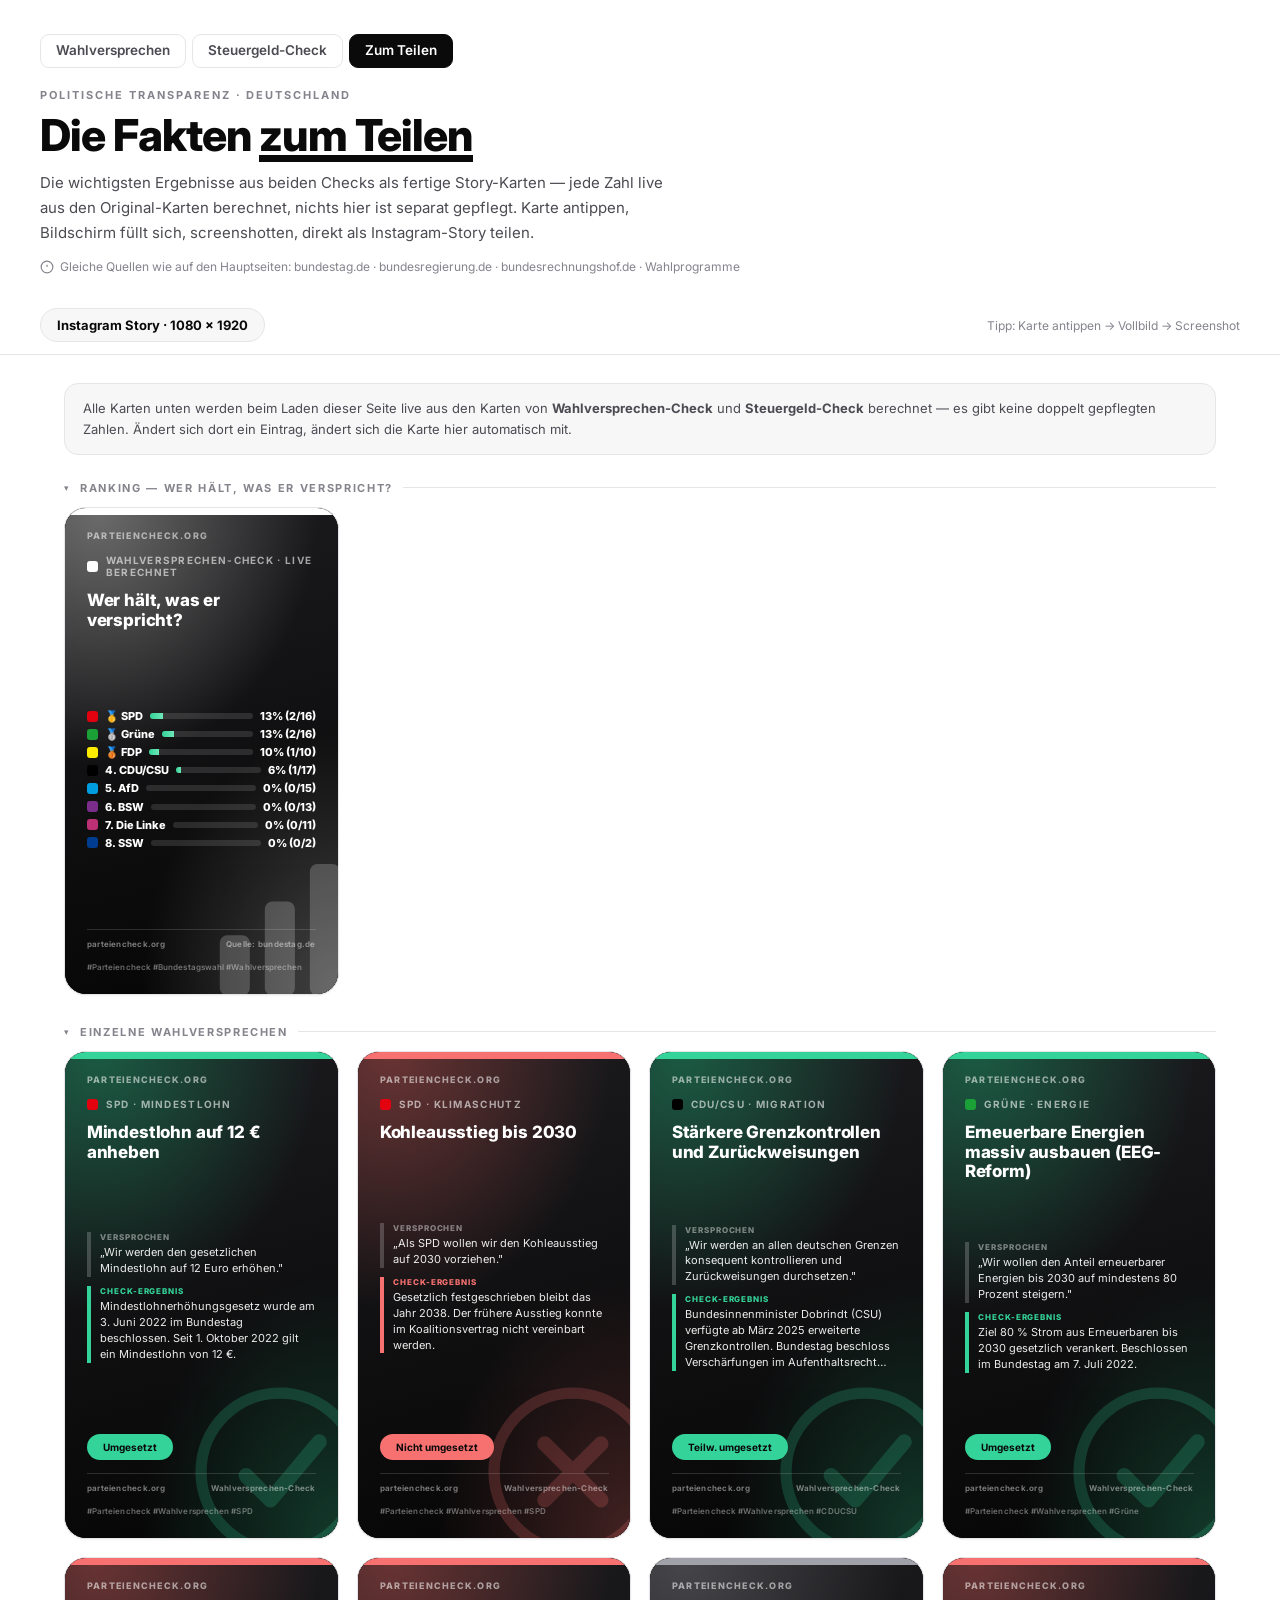
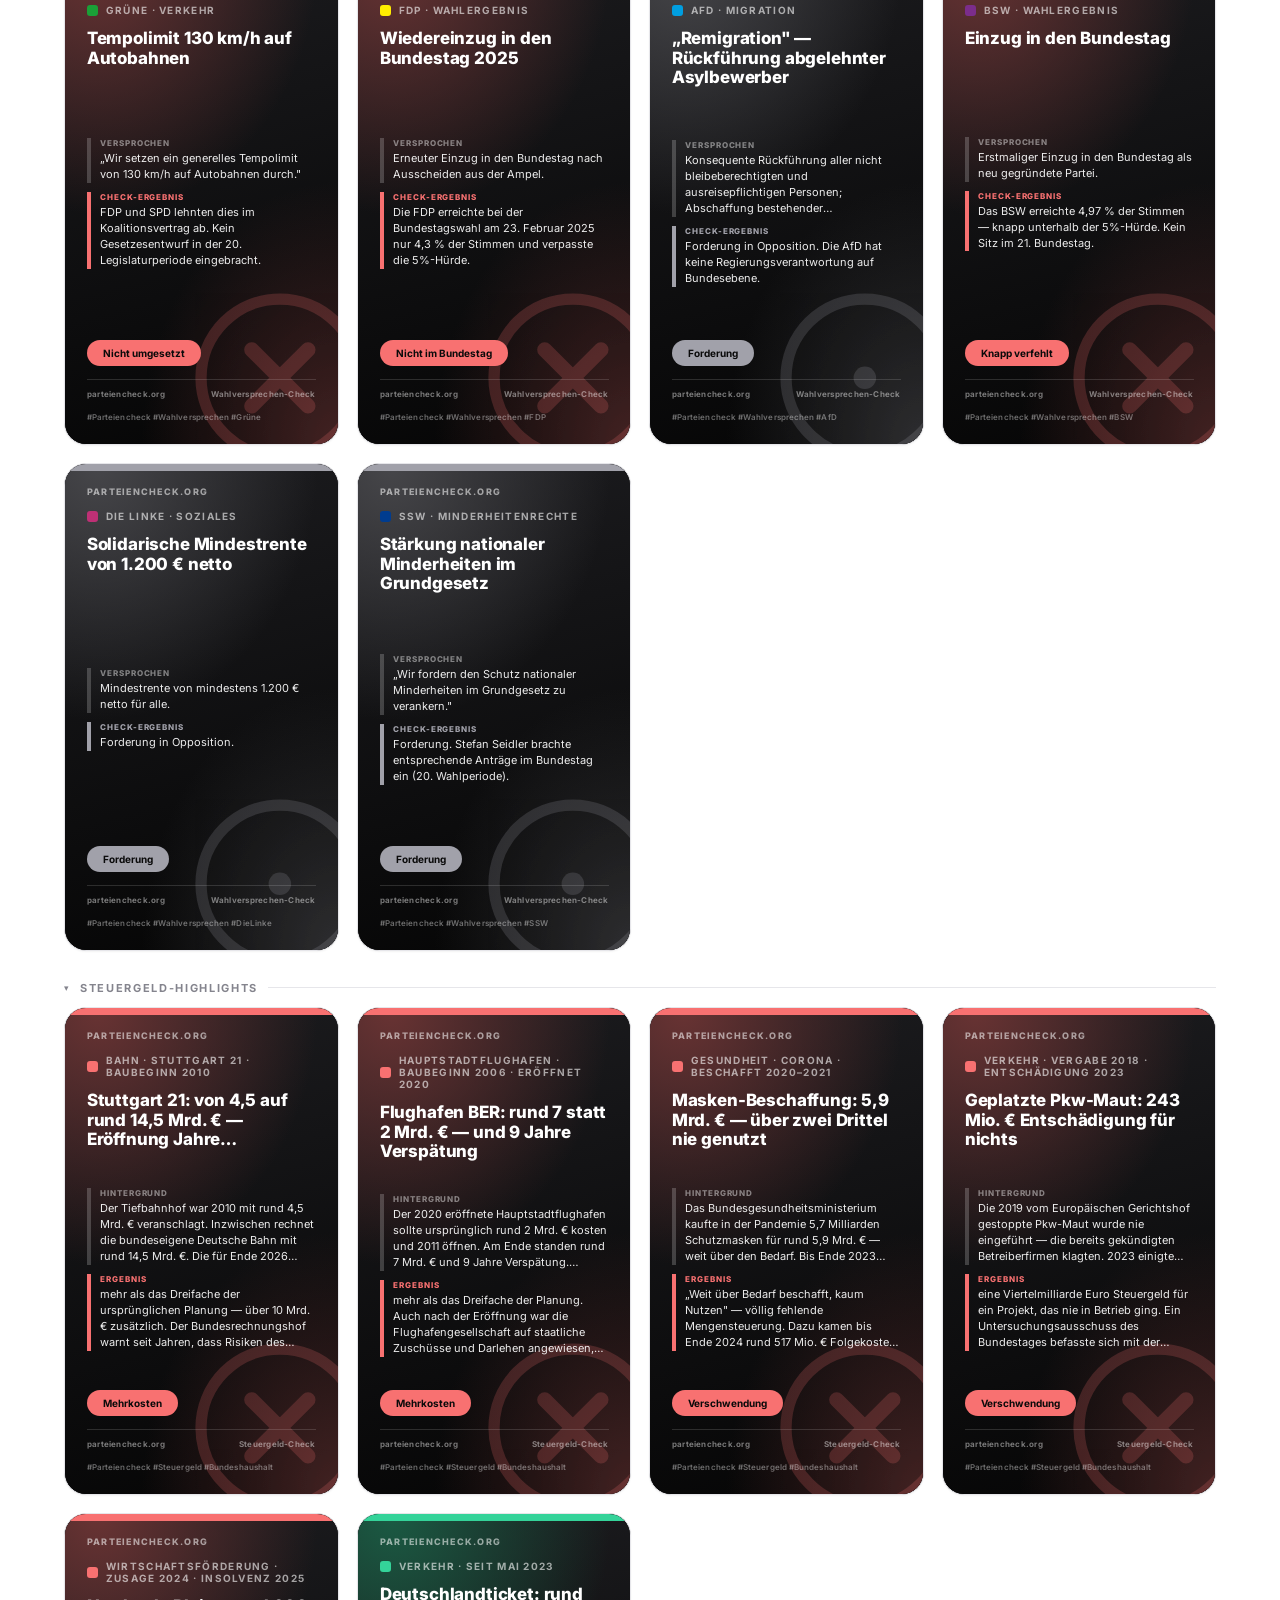
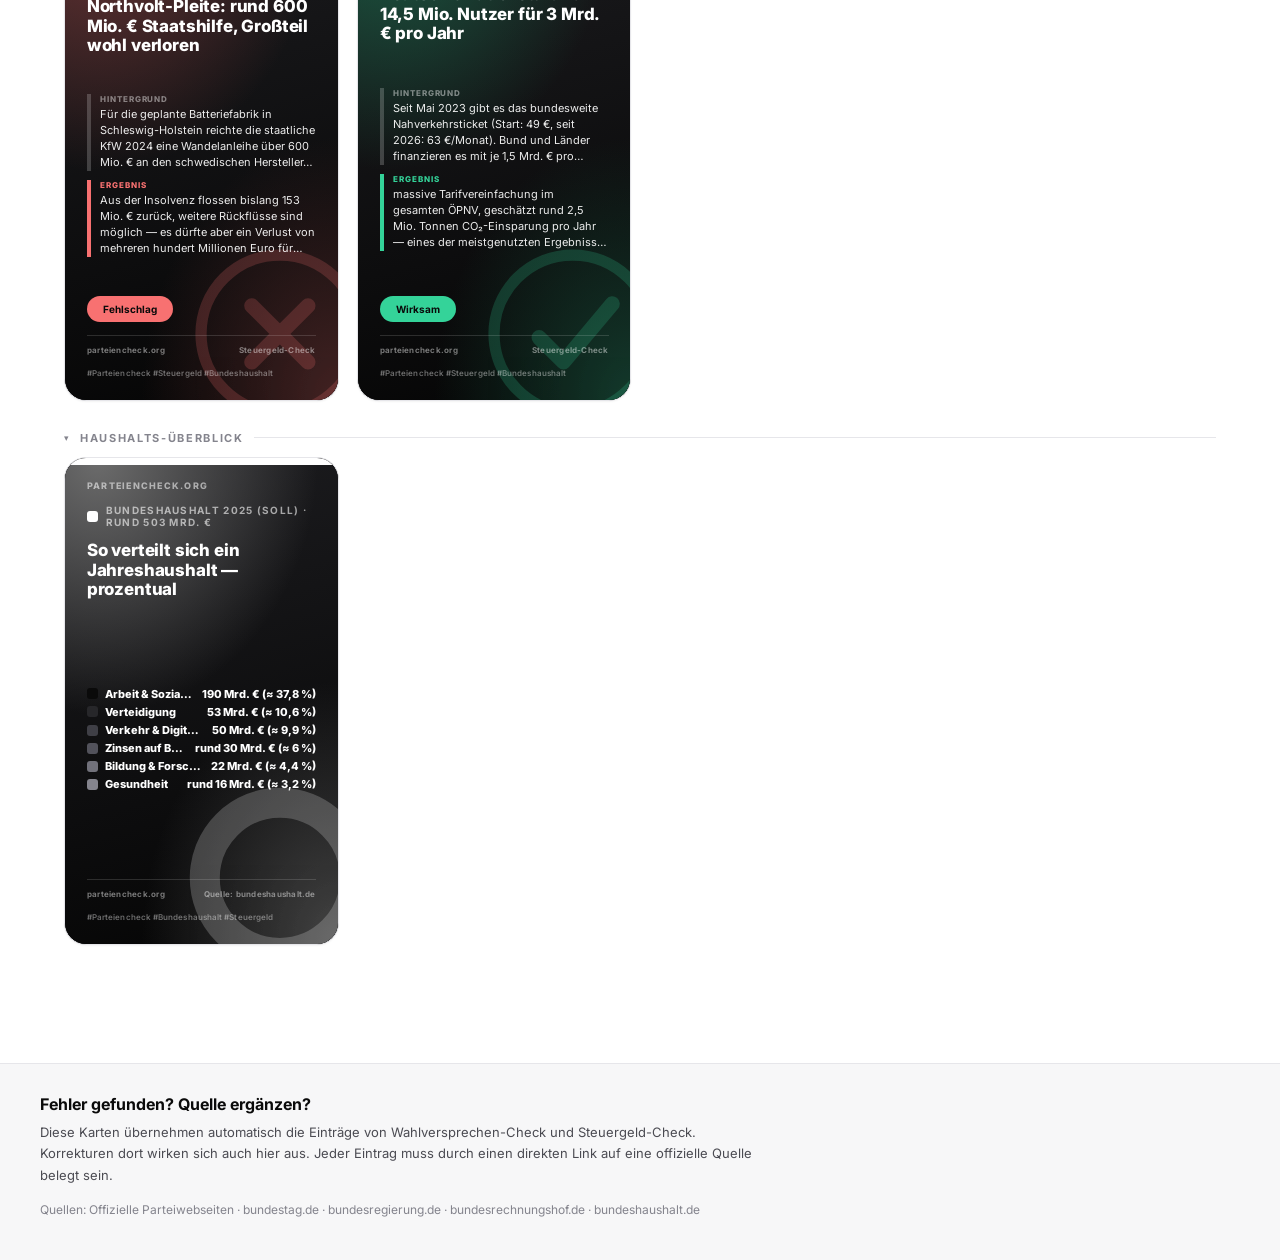
<file: teilen.html>
<!DOCTYPE html>
<html lang="de">
<head>
<meta charset="UTF-8">
<meta name="viewport" content="width=device-width, initial-scale=1.0">
<title>Zum Teilen — Parteiencheck in Karten für Social Media</title>
<meta name="description" content="Die wichtigsten Ergebnisse aus Wahlversprechen- und Steuergeld-Check als fertige Karten für Instagram & Co. — direkt screenshotbar, live berechnet.">
<meta name="robots" content="index, follow">
<link rel="canonical" href="https://www.parteiencheck.org/teilen.html">
<meta name="theme-color" content="#FFFFFF">
<link rel="icon" href="data:image/svg+xml,<svg xmlns=%22http://www.w3.org/2000/svg%22 viewBox=%220 0 100 100%22><rect x=%2212%22 y=%2255%22 width=%2222%22 height=%2245%22 rx=%224%22 fill=%22%230A0A0A%22/><rect x=%2239%22 y=%2230%22 width=%2222%22 height=%2270%22 rx=%224%22 fill=%22%230A0A0A%22/><rect x=%2266%22 y=%2210%22 width=%2222%22 height=%2290%22 rx=%224%22 fill=%22%230A0A0A%22/></svg>">
<meta property="og:title" content="Parteiencheck zum Teilen — fertige Karten für Instagram Story">
<meta property="og:description" content="Wahlversprechen und Steuergeld-Fakten als screenshotbare Social-Media-Karten — belegt mit offiziellen Quellen.">
<meta property="og:type" content="website">
<meta property="og:url" content="https://www.parteiencheck.org/teilen.html">
<meta property="og:site_name" content="Parteiencheck">
<meta property="og:locale" content="de_DE">
<meta property="og:image" content="https://www.parteiencheck.org/og-teilen.png">
<meta property="og:image:width" content="1200">
<meta property="og:image:height" content="630">
<meta property="og:image:alt" content="Parteiencheck zum Teilen — fertige Karten für Instagram Story">
<meta name="twitter:card" content="summary_large_image">
<meta name="twitter:title" content="Parteiencheck zum Teilen — fertige Karten für Instagram Story">
<meta name="twitter:description" content="Wahlversprechen und Steuergeld-Fakten als screenshotbare Social-Media-Karten — belegt mit offiziellen Quellen.">
<meta name="twitter:image" content="https://www.parteiencheck.org/og-teilen.png">
<script type="application/ld+json">
{
  "@context": "https://schema.org",
  "@type": "WebSite",
  "name": "Parteiencheck zum Teilen",
  "url": "https://www.parteiencheck.org/teilen.html",
  "description": "Wahlversprechen und Steuergeld-Fakten als screenshotbare Social-Media-Karten — belegt mit offiziellen Quellen.",
  "isPartOf": { "@type": "WebSite", "name": "Parteiencheck", "url": "https://www.parteiencheck.org/" },
  "inLanguage": "de-DE"
}
</script>
<link rel="preconnect" href="https://fonts.googleapis.com">
<link rel="preconnect" href="https://fonts.gstatic.com" crossorigin>
<link href="https://fonts.googleapis.com/css2?family=Inter:wght@400;500;600;700;800&display=swap" rel="stylesheet">
<link rel="stylesheet" href="style.css">
</head>
<body>

<header>
  <div class="header-inner">
    <nav class="site-nav" aria-label="Seiten">
      <a href="index.html" class="site-tab">Wahlversprechen</a>
      <a href="steuergelder.html" class="site-tab">Steuergeld-Check</a>
      <a href="teilen.html" class="site-tab active" aria-current="page">Zum Teilen</a>
    </nav>
    <div class="header-label">Politische Transparenz · Deutschland</div>
    <h1>Die Fakten <span>zum Teilen</span></h1>
    <p class="header-sub">Die wichtigsten Ergebnisse aus beiden Checks als fertige Story-Karten — jede Zahl live aus den Original-Karten berechnet, nichts hier ist separat gepflegt. Karte antippen, Bildschirm füllt sich, screenshotten, direkt als Instagram-Story teilen.</p>
    <div class="source-note">
      <svg width="14" height="14" viewBox="0 0 24 24" fill="none" stroke="currentColor" stroke-width="2"><circle cx="12" cy="12" r="10"/><line x1="12" y1="8" x2="12" y2="12"/><line x1="12" y1="16" x2="12.01" y2="16"/></svg>
      Gleiche Quellen wie auf den Hauptseiten: bundestag.de · bundesregierung.de · bundesrechnungshof.de · Wahlprogramme
    </div>
  </div>
</header>

<div class="toolbar share-toolbar">
  <div class="header-inner" style="padding:0; display:flex; align-items:center; justify-content:space-between; gap:10px; flex-wrap:wrap; max-width:1200px; margin:0 auto; width:100%;">
    <span class="format-label">Instagram Story · 1080 × 1920</span>
    <span class="share-hint">Tipp: Karte antippen → Vollbild → Screenshot</span>
  </div>
</div>

<div class="main">
  <div class="content-area">

    <p class="share-intro">Alle Karten unten werden beim Laden dieser Seite live aus den Karten von <strong>Wahlversprechen-Check</strong> und <strong>Steuergeld-Check</strong> berechnet — es gibt keine doppelt gepflegten Zahlen. Ändert sich dort ein Eintrag, ändert sich die Karte hier automatisch mit.</p>

    <div class="section-title">Ranking — wer hält, was er verspricht?</div>
    <div class="share-grid" id="grid-rank"></div>

    <div class="section-title">Einzelne Wahlversprechen</div>
    <div class="share-grid" id="grid-promises"></div>

    <div class="section-title">Steuergeld-Highlights</div>
    <div class="share-grid" id="grid-tax"></div>

    <div class="section-title">Haushalts-Überblick</div>
    <div class="share-grid" id="grid-budget"></div>

  </div>
</div>

<div class="share-modal hidden" id="shareModal">
  <button class="share-modal-close" id="shareModalClose" aria-label="Schließen">✕</button>
  <div class="share-modal-stage" id="shareModalStage"></div>
</div>

<footer>
  <div class="footer-inner">
    <h3>Fehler gefunden? Quelle ergänzen?</h3>
    <p>Diese Karten übernehmen automatisch die Einträge von Wahlversprechen-Check und Steuergeld-Check. Korrekturen dort wirken sich auch hier aus. Jeder Eintrag muss durch einen direkten Link auf eine offizielle Quelle belegt sein.</p>
    <p class="footer-note">Quellen: Offizielle Parteiwebseiten · bundestag.de · bundesregierung.de · bundesrechnungshof.de · bundeshaushalt.de</p>
  </div>
</footer>

<script>
(function () {
  const PARTIES = ['spd', 'cdu', 'gruene', 'fdp', 'afd', 'bsw', 'linke', 'ssw'];
  const PARTY_META = {
    spd:    { name: 'SPD', color: '#E3000F' },
    cdu:    { name: 'CDU/CSU', color: '#000000' },
    gruene: { name: 'Grüne', color: '#1AA037' },
    fdp:    { name: 'FDP', color: '#FFED00' },
    afd:    { name: 'AfD', color: '#009EE0' },
    bsw:    { name: 'BSW', color: '#7B2D8B' },
    linke:  { name: 'Die Linke', color: '#BE3075' },
    ssw:    { name: 'SSW', color: '#003C8F' }
  };
  const STATUS_ACCENT = { done: '#34D399', progress: '#FBBF24', failed: '#F87171', promised: '#A1A1AA' };
  const NEUTRAL_ACCENT = '#FFFFFF';

  // Kleiner Hyperscript-Helfer: baut DOM-Knoten ohne innerHTML, damit
  // Karteninhalte (aus den Original-Seiten übernommener Text) nicht als
  // HTML interpretiert werden.
  function h(tag, attrs, children) {
    const e = document.createElement(tag);
    attrs = attrs || {};
    for (const k in attrs) {
      if (k === 'class') e.className = attrs[k];
      else if (k === 'style') e.setAttribute('style', attrs[k]);
      else e.setAttribute(k, attrs[k]);
    }
    (Array.isArray(children) ? children : children != null ? [children] : []).forEach(c => {
      if (c == null) return;
      e.appendChild(typeof c === 'string' ? document.createTextNode(c) : c);
    });
    return e;
  }

  function clean(text) { return (text || '').replace(/\s+/g, ' ').trim(); }

  function stripLeadLabel(text) {
    // Führendes Emoji weg (steht schon im Badge) + Label vor dem Doppelpunkt,
    // damit der Kartentext nicht "Umgesetzt: Umgesetzt: ..." doppelt zeigt.
    const c = clean(text).replace(/^\p{Extended_Pictographic}️?\s*/u, '');
    const idx = c.indexOf(':');
    return (idx > -1 && idx < 40) ? c.slice(idx + 1).trim() : c;
  }

  // Kürzt auf ein Wortende statt auf einen Satz — Punkte in Zahlen/Daten
  // („3. Juni 2022", „10 Mrd.") sind sonst nicht von echten Satzenden zu
  // unterscheiden.
  function excerpt(text, maxLen) {
    const c = clean(text);
    if (c.length <= maxLen) return c;
    const cut = c.slice(0, maxLen).replace(/\s+\S*$/, '').replace(/[,;:—-]+$/, '');
    return cut.trim() + '…';
  }

  async function loadDoc(url) {
    // 'no-cache' statt 'no-store': prüft bei jedem Laden auf Änderungen (bleibt
    // live), erlaubt dem Browser aber einen 304-Treffer statt vollem Re-Download,
    // wenn sich die Quellseite nicht geändert hat.
    const res = await fetch(url, { cache: 'no-cache' });
    if (!res.ok) throw new Error('fetch failed: ' + url);
    const text = await res.text();
    return new DOMParser().parseFromString(text, 'text/html');
  }

  function brandRow() {
    return h('div', { class: 'share-brand' }, [h('span', {}, 'PARTEIENCHECK.ORG')]);
  }

  // Baut ein SVG-Element im richtigen Namespace (createElement reicht dafür nicht).
  function svgEl(tag, attrs) {
    const e = document.createElementNS('http://www.w3.org/2000/svg', tag);
    for (const k in attrs) e.setAttribute(k, attrs[k]);
    return e;
  }

  // Großes, dezentes Hintergrund-Icon je Karte — füllt die sonst leere
  // Fläche der hochformatigen Story-Karte mit einer zum Status/Thema
  // passenden Grafik (rein dekorativ, keine eigenen Inhalte/Zahlen).
  const ICON_SHAPES = {
    done: [
      { tag: 'circle', attrs: { cx: 50, cy: 50, r: 42, 'stroke-width': 6 } },
      { tag: 'path', attrs: { d: 'M32 52 L45 65 L71 34', 'stroke-width': 8 } }
    ],
    failed: [
      { tag: 'circle', attrs: { cx: 50, cy: 50, r: 42, 'stroke-width': 6 } },
      { tag: 'path', attrs: { d: 'M35 35 L65 65 M65 35 L35 65', 'stroke-width': 8 } }
    ],
    progress: [
      { tag: 'circle', attrs: { cx: 50, cy: 50, r: 42, 'stroke-width': 6, 'stroke-dasharray': '140 400' } },
      { tag: 'circle', attrs: { cx: 50, cy: 50, r: 7, fill: 'currentColor', stroke: 'none' } }
    ],
    promised: [
      { tag: 'circle', attrs: { cx: 50, cy: 50, r: 42, 'stroke-width': 6 } },
      { tag: 'circle', attrs: { cx: 50, cy: 50, r: 6, fill: 'currentColor', stroke: 'none' } }
    ],
    rank: [
      { tag: 'rect', attrs: { x: 18, y: 54, width: 16, height: 32, rx: 4, fill: 'currentColor', stroke: 'none' } },
      { tag: 'rect', attrs: { x: 42, y: 36, width: 16, height: 50, rx: 4, fill: 'currentColor', stroke: 'none' } },
      { tag: 'rect', attrs: { x: 66, y: 16, width: 16, height: 70, rx: 4, fill: 'currentColor', stroke: 'none' } }
    ],
    budget: [
      { tag: 'circle', attrs: { cx: 50, cy: 50, r: 40, 'stroke-width': 16 } }
    ]
  };

  function iconWatermark(kind) {
    const shapes = ICON_SHAPES[kind] || ICON_SHAPES.promised;
    const svg = svgEl('svg', { viewBox: '0 0 100 100', class: 'share-icon-svg', 'aria-hidden': 'true', fill: 'none', stroke: 'currentColor', 'stroke-linecap': 'round', 'stroke-linejoin': 'round' });
    shapes.forEach(s => svg.appendChild(svgEl(s.tag, s.attrs)));
    return h('div', { class: 'share-icon-wrap' }, [svg]);
  }

  function factCard({ accent, dotColor, kicker, headline, topLabel, topText, bottomLabel, bottomText, badge, footRight, hashtags, icon }) {
    return h('div', { class: 'share-card', style: '--accent:' + accent }, [
      iconWatermark(icon),
      brandRow(),
      h('div', { class: 'share-kicker' }, [h('span', { class: 'dot', style: 'background:' + dotColor }), kicker]),
      h('div', { class: 'share-headline' }, headline),
      h('div', { class: 'share-quotes' }, [
        h('div', { class: 'share-qblock top' }, [h('div', { class: 'share-qlabel' }, topLabel), h('div', { class: 'share-qtext' }, topText)]),
        h('div', { class: 'share-qblock result' }, [h('div', { class: 'share-qlabel' }, bottomLabel), h('div', { class: 'share-qtext' }, bottomText)])
      ]),
      h('div', { class: 'share-badge' }, badge),
      h('div', { class: 'share-foot' }, [h('span', {}, 'parteiencheck.org'), h('span', {}, footRight)]),
      h('div', { class: 'share-hashtags' }, hashtags)
    ]);
  }

  function listCard({ accent, dotColor, kicker, headline, rows, footRight, hashtags, icon }) {
    const list = h('div', { class: 'share-list' }, rows.map(r => {
      const hasBar = r.pct != null;
      const children = [h('span', { class: 'sr-name' }, [h('span', { class: 'sr-dot', style: 'background:' + r.color }), h('span', { class: 'sr-name-text' }, r.name)])];
      if (hasBar) children.push(h('span', { class: 'sr-bar' }, [h('span', { style: 'width:' + r.pct + '%' })]));
      children.push(h('span', { class: 'sr-num' }, r.value));
      return h('div', { class: 'share-row' + (hasBar ? '' : ' two-col') }, children);
    }));
    return h('div', { class: 'share-card', style: '--accent:' + accent }, [
      iconWatermark(icon),
      brandRow(),
      h('div', { class: 'share-kicker' }, [h('span', { class: 'dot', style: 'background:' + dotColor }), kicker]),
      h('div', { class: 'share-headline' }, headline),
      list,
      h('div', { class: 'share-foot' }, [h('span', {}, 'parteiencheck.org'), h('span', {}, footRight)]),
      h('div', { class: 'share-hashtags' }, hashtags)
    ]);
  }

  function computeRanking(doc) {
    const rows = [];
    PARTIES.forEach(id => {
      const panel = doc.getElementById('panel-' + id);
      if (!panel) return;
      const cards = panel.querySelectorAll('.promise-card[data-status]');
      let done = 0, all = 0;
      cards.forEach(c => { all++; if (c.dataset.status === 'done') done++; });
      const pct = all ? Math.round((done / all) * 100) : 0;
      rows.push({ id, name: PARTY_META[id].name, color: PARTY_META[id].color, done, all, pct });
    });
    rows.sort((a, b) => (b.pct - a.pct) || (b.done - a.done));
    return rows;
  }

  const MEDALS = ['🥇', '🥈', '🥉'];
  function hashtag(name) { return '#' + name.replace(/[^\p{L}\p{N}]/gu, ''); }

  function buildRankCard(doc) {
    const rows = computeRanking(doc).map((r, idx) => ({
      color: r.color,
      name: (idx < 3 ? MEDALS[idx] + ' ' : (idx + 1) + '. ') + r.name,
      pct: r.pct, value: r.pct + '% (' + r.done + '/' + r.all + ')'
    }));
    return listCard({
      accent: NEUTRAL_ACCENT, dotColor: NEUTRAL_ACCENT,
      kicker: 'Wahlversprechen-Check · live berechnet',
      headline: 'Wer hält, was er verspricht?',
      rows,
      footRight: 'Quelle: bundestag.de',
      hashtags: '#Parteiencheck #Bundestagswahl #Wahlversprechen',
      icon: 'rank'
    });
  }

  function buildPromiseCards(doc) {
    return [...doc.querySelectorAll('.promise-card[data-share="1"]')].map(node => {
      const panel = node.closest('.party-panel');
      const partyId = panel ? panel.id.replace('panel-', '') : null;
      const meta = PARTY_META[partyId] || { name: '', color: '#888' };
      const topic = clean(node.querySelector('.promise-topic') && node.querySelector('.promise-topic').textContent);
      const title = clean(node.querySelector('.promise-title') && node.querySelector('.promise-title').textContent);
      const promiseText = (node.querySelector('.promise-text') && node.querySelector('.promise-text').textContent) || '';
      const resultText = (node.querySelector('.promise-result') && node.querySelector('.promise-result').textContent) || '';
      const badgeText = clean(node.querySelector('.status-badge') && node.querySelector('.status-badge').textContent);
      const status = node.dataset.status;
      return factCard({
        accent: STATUS_ACCENT[status] || STATUS_ACCENT.promised,
        dotColor: meta.color,
        kicker: meta.name + ' · ' + topic,
        headline: title,
        topLabel: 'Versprochen',
        topText: excerpt(stripLeadLabel(promiseText), 160),
        bottomLabel: 'Check-Ergebnis',
        bottomText: excerpt(stripLeadLabel(resultText), 160),
        badge: badgeText,
        footRight: 'Wahlversprechen-Check',
        hashtags: '#Parteiencheck #Wahlversprechen ' + hashtag(meta.name),
        icon: status
      });
    });
  }

  function buildTaxCards(doc) {
    return [...doc.querySelectorAll('.promise-card[data-share="1"]')].map(node => {
      const topic = clean(node.querySelector('.promise-topic') && node.querySelector('.promise-topic').textContent);
      const title = clean(node.querySelector('.promise-title') && node.querySelector('.promise-title').textContent);
      const promiseText = (node.querySelector('.promise-text') && node.querySelector('.promise-text').textContent) || '';
      const resultText = (node.querySelector('.promise-result') && node.querySelector('.promise-result').textContent) || '';
      const badgeText = clean(node.querySelector('.status-badge') && node.querySelector('.status-badge').textContent);
      const accent = STATUS_ACCENT[node.dataset.status] || STATUS_ACCENT.promised;
      return factCard({
        accent, dotColor: accent,
        kicker: topic,
        headline: title,
        topLabel: 'Hintergrund',
        topText: excerpt(clean(promiseText), 160),
        bottomLabel: 'Ergebnis',
        bottomText: excerpt(stripLeadLabel(resultText), 160),
        badge: badgeText,
        footRight: 'Steuergeld-Check',
        hashtags: '#Parteiencheck #Steuergeld #Bundeshaushalt',
        icon: node.dataset.status
      });
    });
  }

  function buildBudgetCard(doc) {
    const budgetCard = doc.querySelector('#ueberblick .budget-card');
    const kicker = clean(budgetCard && budgetCard.querySelector('.promise-topic') && budgetCard.querySelector('.promise-topic').textContent) || 'Bundeshaushalt';
    const headline = clean(budgetCard && budgetCard.querySelector('.promise-title') && budgetCard.querySelector('.promise-title').textContent) || 'So verteilt sich der Bundeshaushalt';
    const lis = budgetCard ? [...budgetCard.querySelectorAll('.budget-legend li')].slice(0, 6) : [];
    const rows = lis.map(li => {
      const dot = li.querySelector('.b-dot');
      const color = (dot && dot.style.backgroundColor) || '#888';
      const text = li.textContent.replace(/↓\s*$/, '').trim();
      const parts = text.split(' — ');
      return { color, name: (parts[0] || '').trim(), value: parts.slice(1).join(' — ').trim() };
    });
    return listCard({
      accent: NEUTRAL_ACCENT, dotColor: NEUTRAL_ACCENT,
      kicker, headline, rows,
      footRight: 'Quelle: bundeshaushalt.de',
      hashtags: '#Parteiencheck #Bundeshaushalt #Steuergeld',
      icon: 'budget'
    });
  }

  function showError(grid, msg) {
    grid.appendChild(h('div', { class: 'empty-state' }, msg));
  }

  function wrap(card) {
    const w = h('div', { class: 'share-card-wrap' }, [card]);
    w.addEventListener('click', () => openModal(card));
    return w;
  }

  const modal = document.getElementById('shareModal');
  const modalStage = document.getElementById('shareModalStage');
  function openModal(card) {
    modalStage.innerHTML = '';
    modalStage.appendChild(card.cloneNode(true));
    modal.classList.remove('hidden');
    document.body.style.overflow = 'hidden';
  }
  function closeModal() {
    modal.classList.add('hidden');
    modalStage.innerHTML = '';
    document.body.style.overflow = '';
  }
  document.getElementById('shareModalClose').addEventListener('click', closeModal);
  modal.addEventListener('click', e => { if (e.target === modal) closeModal(); });
  window.addEventListener('keydown', e => { if (e.key === 'Escape') closeModal(); });

  const FETCH_FAIL_MSG = 'Live-Daten konnten nicht geladen werden — bitte über einen Webserver öffnen (lokal z. B. python3 -m http.server, oder live auf parteiencheck.org).';

  const gridRank = document.getElementById('grid-rank');
  const gridPromises = document.getElementById('grid-promises');
  const gridTax = document.getElementById('grid-tax');
  const gridBudget = document.getElementById('grid-budget');

  loadDoc('index.html').then(doc => {
    gridRank.appendChild(wrap(buildRankCard(doc)));
    buildPromiseCards(doc).forEach(c => gridPromises.appendChild(wrap(c)));
  }).catch(() => {
    showError(gridRank, FETCH_FAIL_MSG);
    showError(gridPromises, FETCH_FAIL_MSG);
  });

  loadDoc('steuergelder.html').then(doc => {
    buildTaxCards(doc).forEach(c => gridTax.appendChild(wrap(c)));
    gridBudget.appendChild(wrap(buildBudgetCard(doc)));
  }).catch(() => {
    showError(gridTax, FETCH_FAIL_MSG);
    showError(gridBudget, FETCH_FAIL_MSG);
  });
})();
</script>

</body>
</html>
</file>
<file: style.css>
*, *::before, *::after { box-sizing: border-box; margin: 0; padding: 0; }

  :root {
    /* Schwarz-Weiß-Basis */
    --bg: #FFFFFF;
    --tile: #F7F7F8;
    --ink: #0A0A0A;
    --ink-2: #4B4B52;
    --ink-3: #84848D;
    --line: #E6E6EA;
    /* Ampel-Status (einzige Farb-Ausnahme neben Parteifarben) */
    --st-done: #16A34A;
    --st-progress: #D97706;
    --st-failed: #DC2626;
    --st-promised: #52525B;
    --radius: 14px;
    --radius-sm: 8px;
    --shadow: 0 1px 2px rgba(0,0,0,0.05);
    --shadow-hover: 0 6px 24px rgba(0,0,0,0.08);
  }

  html { scroll-behavior: smooth; }

  body {
    font-family: 'Inter', system-ui, sans-serif;
    background: var(--bg);
    color: var(--ink);
    min-height: 100vh;
    -webkit-tap-highlight-color: transparent;
  }

  :focus-visible { outline: 2px solid var(--ink); outline-offset: 2px; }

  /* HEADER */
  header { padding: 0 24px; }
  .header-inner { max-width: 1200px; margin: 0 auto; padding: 34px 0 22px; }
  .header-label {
    font-size: 11px;
    font-weight: 700;
    letter-spacing: 0.18em;
    text-transform: uppercase;
    color: var(--ink-3);
    margin-bottom: 10px;
  }
  h1 {
    font-size: clamp(28px, 4vw, 44px);
    font-weight: 800;
    letter-spacing: -0.02em;
    line-height: 1.08;
    margin-bottom: 12px;
  }
  h1 span { box-shadow: inset 0 -0.16em 0 var(--ink); }
  .header-sub { font-size: 15px; color: var(--ink-2); max-width: 640px; line-height: 1.65; }
  .source-note { margin-top: 14px; font-size: 12px; color: var(--ink-3); display: flex; align-items: center; gap: 6px; }
  .source-note svg { flex-shrink: 0; }

  /* STICKY TOOLBAR: Partei-Tabs + Status-Filter */
  .toolbar {
    position: sticky;
    top: 0;
    z-index: 50;
    background: var(--bg);
    border-bottom: 1px solid var(--line);
    padding: 0 24px;
  }
  .toolbar-inner { max-width: 1200px; margin: 0 auto; padding: 10px 0 12px; display: flex; flex-direction: column; gap: 8px; }

  .party-nav { display: flex; gap: 6px; overflow-x: auto; scrollbar-width: none; scroll-snap-type: x proximity; }
  .party-nav::-webkit-scrollbar { display: none; }
  .party-tab {
    --pc: var(--ink);
    --pc-ink: var(--ink);
    --on-pc: #FFFFFF;
    scroll-snap-align: center;
    flex-shrink: 0;
    display: inline-flex;
    flex-direction: column;
    align-items: flex-start;
    gap: 3px;
    padding: 9px 16px 8px;
    min-height: 52px;
    min-width: 96px;
    border-radius: 9px;
    border: 1.5px solid var(--line);
    background: var(--bg);
    color: var(--ink);
    font-family: 'Inter', sans-serif;
    font-size: 14px;
    font-weight: 700;
    line-height: 1;
    cursor: pointer;
    white-space: nowrap;
    transition: background 0.15s, border-color 0.15s, color 0.15s;
  }
  .tab-top { display: inline-flex; align-items: center; gap: 7px; }
  .party-tab .dot { width: 10px; height: 10px; border-radius: 3px; background: var(--pc); flex-shrink: 0; box-shadow: inset 0 0 0 1px rgba(0,0,0,0.12); }
  .tab-role { font-size: 10.5px; font-weight: 500; color: var(--ink-3); letter-spacing: 0.02em; }
  .party-tab:hover { border-color: var(--pc-ink); }
  .party-tab.active { background: var(--pc); border-color: var(--pc); color: var(--on-pc); }
  .party-tab.active .dot { background: var(--on-pc); box-shadow: none; }
  .party-tab.active .tab-role { color: var(--on-pc); opacity: 0.75; }

  /* Parteifarben (Akzent + kontrastsichere Textvariante) */
  .party-tab[data-party="spd"]    { --pc: #E3000F; --pc-ink: #E3000F; }
  .party-tab[data-party="cdu"]    { --pc: #000000; --pc-ink: #000000; }
  .party-tab[data-party="gruene"] { --pc: #1AA037; --pc-ink: #15803D; }
  .party-tab[data-party="fdp"]    { --pc: #FFED00; --pc-ink: #8A7A00; --on-pc: #0A0A0A; }
  .party-tab[data-party="afd"]    { --pc: #009EE0; --pc-ink: #0369A1; }
  .party-tab[data-party="bsw"]    { --pc: #7B2D8B; --pc-ink: #7B2D8B; }
  .party-tab[data-party="linke"]  { --pc: #BE3075; --pc-ink: #BE3075; }
  .party-tab[data-party="ssw"]    { --pc: #003C8F; --pc-ink: #003C8F; }
  #panel-fdp { --party-color: #FFED00; }

  .filter-bar { display: flex; gap: 6px; overflow-x: auto; scrollbar-width: none; }
  .filter-bar::-webkit-scrollbar { display: none; }
  .filter-chip {
    display: inline-flex;
    align-items: center;
    gap: 7px;
    padding: 8px 14px;
    min-height: 38px;
    border-radius: 999px;
    border: 1.5px solid var(--line);
    background: var(--bg);
    color: var(--ink-2);
    font-family: 'Inter', sans-serif;
    font-size: 13px;
    font-weight: 500;
    line-height: 1;
    cursor: pointer;
    white-space: nowrap;
    transition: background 0.15s, border-color 0.15s, color 0.15s;
  }
  .filter-chip:hover { border-color: var(--ink); color: var(--ink); }
  .filter-chip.active { background: var(--ink); border-color: var(--ink); color: #FFFFFF; }
  .chip-dot { width: 8px; height: 8px; border-radius: 50%; flex-shrink: 0; }
  .chip-dot.done { background: var(--st-done); }
  .chip-dot.progress { background: var(--st-progress); }
  .chip-dot.failed { background: var(--st-failed); }
  .chip-dot.promised { background: var(--st-promised); }
  .chip-count { font-weight: 700; font-size: 11px; background: var(--tile); color: var(--ink-2); border-radius: 999px; padding: 2px 7px; }
  .filter-chip.active .chip-count { background: rgba(255,255,255,0.18); color: #FFFFFF; }

  /* SUCHE + "ALLE EINKLAPPEN" */
  .tools-row { display: flex; align-items: center; gap: 8px; flex-wrap: wrap; }
  .search-bar { position: relative; flex: 1 1 220px; min-width: 160px; max-width: 360px; }
  .search-icon { position: absolute; left: 11px; top: 50%; transform: translateY(-50%); color: var(--ink-3); pointer-events: none; }
  .search-input {
    width: 100%;
    padding: 8px 12px 8px 32px;
    min-height: 38px;
    border: 1.5px solid var(--line);
    border-radius: 999px;
    background: var(--bg);
    color: var(--ink);
    font-family: 'Inter', sans-serif;
    font-size: 13px;
    transition: border-color 0.15s;
  }
  .search-input::placeholder { color: var(--ink-3); }
  .search-input:focus { outline: none; border-color: var(--ink); }
  .search-input::-webkit-search-cancel-button { cursor: pointer; }
  /* MAIN LAYOUT */
  .main { max-width: 1200px; margin: 0 auto; padding: 24px 24px 56px; }
  .content-area { min-width: 0; scroll-margin-top: 130px; }

  .party-panel { display: none; }
  .party-panel.active { display: block; }

  /* PARTEI-DASHBOARD-KOPF */
  .party-header {
    background: var(--bg);
    border: 2px solid var(--party-color);
    border-radius: var(--radius);
    padding: 20px 22px;
    margin-bottom: 8px;
    box-shadow: var(--shadow);
  }
  .party-header-top {
    display: flex;
    align-items: flex-start;
    justify-content: space-between;
    gap: 20px;
    flex-wrap: wrap;
  }
  .party-full-name { font-size: 20px; font-weight: 800; letter-spacing: -0.01em; margin-bottom: 4px; }
  .party-tagline { font-size: 13px; color: var(--ink-2); }
  .party-stats { display: flex; gap: 8px; flex-wrap: wrap; }
  .stat {
    text-align: center;
    min-width: 78px;
    background: var(--tile);
    border: 1px solid var(--line);
    border-radius: var(--radius-sm);
    padding: 10px 8px;
  }
  .stat-num { font-size: 24px; font-weight: 800; display: block; line-height: 1.15; }
  .stat-label { font-size: 9.5px; text-transform: uppercase; letter-spacing: 0.09em; color: var(--ink-3); font-weight: 600; }
  .stat-num.done { color: var(--st-done); }
  .stat-num.progress { color: var(--st-progress); }
  .stat-num.failed { color: var(--st-failed); }
  .stat-num.promised { color: var(--ink); }

  .progress-track-label {
    margin-top: 16px;
    margin-bottom: 6px;
    font-size: 11px;
    font-weight: 600;
    color: var(--ink-3);
  }
  .progress-track {
    display: flex;
    height: 8px;
    border-radius: 999px;
    overflow: hidden;
    background: var(--tile);
  }
  .progress-track span { display: block; }
  .seg-done { background: var(--st-done); }
  .seg-progress { background: var(--st-progress); }
  .seg-failed { background: var(--st-failed); }
  .seg-promised { background: #D4D4D8; }

  .source-link {
    display: inline-flex;
    align-items: center;
    gap: 5px;
    font-size: 12px;
    color: var(--ink-2);
    text-decoration: none;
    margin-top: 10px;
    padding: 6px 10px;
    background: var(--tile);
    border: 1px solid var(--line);
    border-radius: var(--radius-sm);
    transition: color 0.15s, border-color 0.15s;
  }
  .source-link:hover { color: var(--ink); border-color: var(--ink-3); }

  /* PROMISE CARDS */
  .section-title {
    font-size: 11px;
    font-weight: 700;
    letter-spacing: 0.15em;
    text-transform: uppercase;
    color: var(--ink-3);
    margin: 26px 0 12px;
    display: flex;
    align-items: center;
    gap: 10px;
    cursor: pointer;
    user-select: none;
  }
  .section-title::before { content: '▾'; font-size: 9px; color: var(--ink-3); flex-shrink: 0; }
  .section-title.grid-collapsed::before { content: '▸'; }
  .section-title::after { content: ''; flex: 1; height: 1px; background: var(--line); }
  .section-title.hidden { display: none; }

  .cards-grid { display: grid; grid-template-columns: 1fr; gap: 12px; margin-bottom: 8px; }
  .cards-grid.hidden, .cards-grid.grid-collapsed { display: none; }
  @media (min-width: 1024px) {
    .cards-grid { grid-template-columns: 1fr; }
  }

  .promise-card {
    background: var(--bg);
    border: 1px solid var(--line);
    border-left-width: 3px;
    border-radius: var(--radius);
    padding: 16px 18px;
    box-shadow: var(--shadow);
    display: grid;
    grid-template-columns: 1fr auto;
    gap: 12px;
    align-items: start;
    transition: box-shadow 0.15s;
  }
  .promise-card:hover { box-shadow: var(--shadow-hover); }
  .promise-card[data-status="done"] { border-left-color: var(--st-done); }
  .promise-card[data-status="progress"] { border-left-color: var(--st-progress); }
  .promise-card[data-status="failed"] { border-left-color: var(--st-failed); }
  .promise-card[data-status="promised"] { border-left-color: #A1A1AA; }
  .promise-card.hidden { display: none; }

  .promise-topic {
    font-size: 10px;
    font-weight: 600;
    text-transform: uppercase;
    letter-spacing: 0.12em;
    color: var(--ink-3);
    margin-bottom: 5px;
  }
  .promise-title { font-size: 14.5px; font-weight: 700; margin-bottom: 6px; line-height: 1.4; }
  .promise-text { font-size: 13px; color: var(--ink-2); line-height: 1.6; margin-bottom: 8px; }
  .promise-result {
    font-size: 12px;
    line-height: 1.5;
    padding: 8px 10px;
    border-radius: var(--radius-sm);
    margin-top: 4px;
  }
  .promise-result.done { background: #F0FDF4; color: #166534; }
  .promise-result.progress { background: #FFFBEB; color: #92400E; }
  .promise-result.failed { background: #FEF2F2; color: #991B1B; }
  .promise-result.promised { background: var(--tile); color: var(--ink-2); }

  .card-source {
    font-size: 11px;
    color: var(--ink-3);
    text-decoration: none;
    display: inline-flex;
    align-items: center;
    gap: 4px;
    margin-top: 6px;
  }
  .card-source:hover { color: var(--ink); }

  .status-badge {
    display: inline-flex;
    align-items: center;
    gap: 5px;
    padding: 4px 10px;
    border-radius: 20px;
    font-size: 11px;
    font-weight: 600;
    white-space: nowrap;
    flex-shrink: 0;
  }
  .badge-done { background: #DCFCE7; color: #15803D; }
  .badge-progress { background: #FEF9C3; color: #A16207; }
  .badge-failed { background: #FEE2E2; color: #B91C1C; }
  .badge-promised { background: #E4E4E7; color: #3F3F46; }

  .empty-state {
    border: 1.5px dashed var(--line);
    border-radius: var(--radius);
    padding: 28px;
    margin-top: 16px;
    text-align: center;
    color: var(--ink-3);
    font-size: 13px;
  }
  .empty-state.hidden { display: none; }

  /* DISCLAIMER */
  .disclaimer {
    background: var(--tile);
    border: 1px solid var(--line);
    border-radius: var(--radius);
    padding: 14px 18px;
    font-size: 12.5px;
    color: var(--ink-2);
    line-height: 1.6;
    margin-bottom: 20px;
  }
  .disclaimer strong { font-weight: 600; color: var(--ink); }
  .disclaimer a { color: var(--ink); }

  /* FOOTER */
  footer { border-top: 1px solid var(--line); background: var(--tile); padding: 30px 24px 40px; margin-top: 32px; }
  .footer-inner { max-width: 1200px; margin: 0 auto; }
  footer h3 { font-size: 16px; font-weight: 700; margin-bottom: 8px; }
  footer p { font-size: 13px; color: var(--ink-2); line-height: 1.65; max-width: 720px; }
  .footer-note { margin-top: 14px; font-size: 12px; color: var(--ink-3); }

  @media (prefers-reduced-motion: reduce) {
    html { scroll-behavior: auto; }
    *, *::before, *::after { transition: none !important; }
  }

  @media (max-width: 768px) {
    header, .toolbar { padding: 0 14px; }
    .main { padding: 16px 14px 48px; }
    .header-inner { padding: 22px 0 16px; }
    .header-sub { font-size: 13.5px; }
    .party-tab { padding: 8px 12px 7px; min-height: 48px; min-width: 0; }
    .party-header-top { flex-direction: column; }
    .party-stats { width: 100%; display: grid; grid-template-columns: repeat(4, 1fr); gap: 6px; }
    .stat { min-width: 0; padding: 10px 4px; }
    .content-area { scroll-margin-top: 118px; }
    footer { padding: 26px 14px 34px; }
    /* Nur Parteien-Seite: Kacheln im 2-Spalten-Raster; die Leiste klebt so,
       dass beim Scrollen nur die Status-Filterzeile oben sichtbar bleibt
       (negativer top-Wert wird per JS auf die Rasterhöhe gesetzt) */
    .page-parteien .party-nav { display: grid; grid-template-columns: repeat(2, 1fr); gap: 6px; overflow: visible; }
    .page-parteien .party-tab { width: 100%; }
    .page-parteien .content-area { scroll-margin-top: 76px; }
  }

  @media (max-width: 480px) {
    .party-stats { grid-template-columns: repeat(2, 1fr); }
  }

  /* SITE-MENÜ (Seitenwechsel) */
  .site-nav { display: flex; gap: 6px; margin-bottom: 20px; flex-wrap: wrap; }
  .site-tab {
    display: inline-flex;
    align-items: center;
    gap: 7px;
    padding: 9px 15px;
    border-radius: 9px;
    border: 1.5px solid var(--line);
    background: var(--bg);
    color: var(--ink-2);
    text-decoration: none;
    font-size: 13.5px;
    font-weight: 600;
    line-height: 1;
    transition: background 0.15s, border-color 0.15s, color 0.15s;
  }
  .site-tab:hover { border-color: var(--ink); color: var(--ink); }
  .site-tab.active { background: var(--ink); border-color: var(--ink); color: #FFFFFF; }

  /* SPRUNGMARKEN (Steuergeld-Seite) */
  .anchor-tab {
    flex-shrink: 0;
    display: inline-flex;
    align-items: center;
    gap: 7px;
    padding: 12px 16px;
    min-height: 44px;
    border-radius: 9px;
    border: 1.5px solid var(--line);
    background: var(--bg);
    color: var(--ink);
    text-decoration: none;
    font-size: 14px;
    font-weight: 700;
    line-height: 1;
    white-space: nowrap;
    transition: background 0.15s, border-color 0.15s, color 0.15s;
  }
  .anchor-tab:hover { border-color: var(--ink); }
  section { scroll-margin-top: 125px; }
  .topic-header { margin-bottom: 8px; }
  .topic-header .party-stats { margin-top: 4px; }
  section.hidden, .topic-header.hidden { display: none; }

  /* HAUSHALTS-AUFTEILUNG (Steuergeld-Seite) */
  .budget-card {
    background: var(--bg);
    border: 1px solid var(--line);
    border-radius: var(--radius);
    padding: 18px 20px;
    margin-bottom: 20px;
    box-shadow: var(--shadow);
  }
  .budget-bar { display: flex; height: 16px; border-radius: 999px; overflow: hidden; margin: 14px 0 12px; }
  .budget-bar span { display: block; }
  .b1 { background: #0A0A0A; }
  .b2 { background: #3F3F46; }
  .b3 { background: #71717A; }
  .b4 { background: #A1A1AA; }
  .b5 { background: #E4E4E7; }
  .budget-legend { list-style: none; display: grid; grid-template-columns: 1fr 1fr; gap: 6px 18px; }
  .budget-legend li { font-size: 12.5px; color: var(--ink-2); display: flex; align-items: center; gap: 8px; line-height: 1.4; }
  .budget-legend strong { color: var(--ink); font-weight: 700; }
  .b-dot { width: 10px; height: 10px; border-radius: 3px; flex-shrink: 0; border: 1px solid rgba(0,0,0,0.15); }
  @media (max-width: 768px) {
    .budget-legend { grid-template-columns: 1fr; }
  }
  .budget-note { font-size: 12px; color: var(--ink-3); margin-bottom: 10px; line-height: 1.5; }
  .budget-legend li[data-target] { cursor: pointer; border-radius: 6px; }
  .budget-legend li[data-target]:hover { color: var(--ink); }
  .budget-legend li[data-target]:hover .b-jump { transform: translateY(2px); }
  .b-jump { color: var(--ink-3); font-weight: 700; margin-left: 2px; transition: transform 0.15s; }
  .promise-card { scroll-margin-top: 125px; }
  .card-flash { animation: cardflash 1.8s ease-out; }
  @keyframes cardflash {
    0%, 35% { box-shadow: 0 0 0 3px var(--ink); }
    100% { box-shadow: var(--shadow); }
  }
  @media (prefers-reduced-motion: reduce) { .card-flash { animation: none; } }

  /* PARTEIEN-VERGLEICH (Startseite) */
  .compare-card {
    background: var(--bg);
    border: 1px solid var(--line);
    border-radius: var(--radius);
    padding: 18px 20px;
    margin-bottom: 20px;
    box-shadow: var(--shadow);
  }
  .compare-card:empty { display: none; }
  .compare-details > summary { cursor: pointer; list-style: none; display: flex; align-items: flex-start; gap: 10px; }
  .compare-details > summary::-webkit-details-marker { display: none; }
  .compare-details > summary::before { content: '▾'; color: var(--ink-3); font-size: 11px; margin-top: 4px; flex-shrink: 0; }
  .compare-details:not([open]) > summary::before { content: '▸'; }
  .compare-details > .compare-rows { margin-top: 14px; }
  .compare-tiles { display: grid; grid-template-columns: repeat(3, 1fr); gap: 8px; margin: 14px 0; }
  .compare-tile {
    background: var(--tile);
    border: 1px solid var(--line);
    border-radius: var(--radius-sm);
    padding: 12px 14px;
    display: flex;
    flex-direction: column;
    gap: 2px;
  }
  .ct-icon { font-size: 18px; }
  .ct-label { font-size: 10px; font-weight: 700; text-transform: uppercase; letter-spacing: 0.09em; color: var(--ink-3); }
  .ct-value { font-size: 16px; font-weight: 800; }
  .ct-sub { font-size: 11.5px; color: var(--ink-2); }
  .compare-rows { display: flex; flex-direction: column; gap: 4px; }
  .compare-row {
    display: grid;
    grid-template-columns: 110px 1fr auto;
    align-items: center;
    gap: 12px;
    padding: 7px 10px;
    border: 1px solid transparent;
    border-radius: var(--radius-sm);
    background: transparent;
    cursor: pointer;
    font-family: 'Inter', sans-serif;
    text-align: left;
    transition: background 0.15s, border-color 0.15s;
  }
  .compare-row:hover { background: var(--tile); border-color: var(--line); }
  .cr-name { display: inline-flex; align-items: center; gap: 8px; font-size: 13px; font-weight: 700; color: var(--ink); white-space: nowrap; }
  .cr-name .dot { width: 10px; height: 10px; border-radius: 3px; flex-shrink: 0; box-shadow: inset 0 0 0 1px rgba(0,0,0,0.12); }
  .cr-bar { display: flex; height: 10px; border-radius: 999px; overflow: hidden; background: var(--tile); }
  .cr-bar span { display: block; }
  .cr-nums { font-size: 11.5px; color: var(--ink-2); white-space: nowrap; }
  .cr-nums .n-done { color: var(--st-done); }
  .cr-nums .n-prog { color: var(--st-progress); }
  .cr-nums .n-fail { color: var(--st-failed); }
  .compare-note { margin-top: 12px; font-size: 12px; color: var(--ink-3); line-height: 1.5; }

  @media (max-width: 768px) {
    .compare-tiles { grid-template-columns: 1fr; }
    .compare-row { grid-template-columns: 92px 1fr; }
    .cr-nums { grid-column: 2; justify-self: end; }
  }

  /* TEILEN-SEITE (Social-Share-Karten) */
  .share-intro {
    background: var(--tile);
    border: 1px solid var(--line);
    border-radius: var(--radius);
    padding: 14px 18px;
    font-size: 13px;
    color: var(--ink-2);
    line-height: 1.6;
    margin-bottom: 18px;
  }
  .share-toolbar {
    position: sticky;
    top: 0;
    z-index: 40;
    background: var(--bg);
    border-bottom: 1px solid var(--line);
    padding: 12px 0;
    margin-bottom: 4px;
    display: flex;
    align-items: center;
    justify-content: space-between;
    flex-wrap: wrap;
    gap: 10px;
  }
  .format-label { font-size: 13px; font-weight: 700; color: var(--ink); background: var(--tile); border: 1px solid var(--line); border-radius: 999px; padding: 8px 16px; }
  .share-hint { font-size: 12px; color: var(--ink-3); }

  .share-grid { display: grid; grid-template-columns: repeat(auto-fill, minmax(230px, 1fr)); gap: 18px; margin-bottom: 30px; }
  .share-card-wrap {
    --ar: 0.5625;
    aspect-ratio: var(--ar);
    cursor: pointer;
    border-radius: 22px;
    overflow: hidden;
    border: 1px solid var(--line);
    box-shadow: var(--shadow);
    background: #0A0A0A;
    transition: box-shadow 0.15s, transform 0.15s;
    padding: 0;
  }
  .share-card-wrap:hover { box-shadow: var(--shadow-hover); transform: translateY(-2px); }

  .share-card {
    --accent: var(--st-promised);
    width: 100%;
    height: 100%;
    background:
      radial-gradient(130% 85% at 12% 0%, color-mix(in srgb, var(--accent) 40%, #0a0a0a) 0%, transparent 62%),
      radial-gradient(120% 90% at 100% 100%, color-mix(in srgb, var(--accent) 24%, #0a0a0a) 0%, transparent 60%),
      linear-gradient(165deg, #1c1c1f, #050505);
    color: #FFFFFF;
    padding: 8% 8%;
    display: flex;
    flex-direction: column;
    gap: 3%;
    position: relative;
    z-index: 0;
    container-type: size;
    overflow: hidden;
  }
  .share-icon-wrap {
    position: absolute;
    z-index: -1;
    inset: auto -16cqmin -12cqmin auto;
    width: 82cqmin;
    height: 82cqmin;
    color: var(--accent);
    opacity: 0.2;
    pointer-events: none;
  }
  .share-icon-svg { width: 100%; height: 100%; display: block; }
  .share-card::before {
    content: '';
    position: absolute;
    top: 0; left: 0; right: 0;
    height: 7px;
    background: var(--accent);
  }
  .share-brand {
    font-size: clamp(9px, 2.5cqmin, 16px);
    font-weight: 800;
    letter-spacing: 0.14em;
    text-transform: uppercase;
    color: rgba(255,255,255,0.55);
    display: flex;
    align-items: center;
    gap: 6px;
  }
  .share-kicker {
    font-size: clamp(10px, 3cqmin, 18px);
    text-transform: uppercase;
    letter-spacing: 0.13em;
    font-weight: 700;
    color: rgba(255,255,255,0.6);
    display: flex;
    align-items: center;
    gap: 8px;
  }
  .share-kicker .dot { width: 11px; height: 11px; border-radius: 3px; background: var(--accent); flex-shrink: 0; }
  .share-headline {
    font-size: clamp(16px, 7.4cqmin, 48px);
    font-weight: 800;
    line-height: 1.14;
    letter-spacing: -0.01em;
    display: -webkit-box;
    -webkit-box-orient: vertical;
    -webkit-line-clamp: 3;
    overflow: hidden;
  }
  .share-body { font-size: clamp(10.5px, 3cqmin, 18px); line-height: 1.5; color: rgba(255,255,255,0.82); }

  /* "Versprochen" vs. "Ergebnis" — mehr Kontext, Vorher/Nachher-Format */
  .share-quotes { flex: 1; display: flex; flex-direction: column; justify-content: center; gap: clamp(9px, 2.8cqmin, 22px); min-height: 0; }
  .share-qblock { border-left: 4px solid rgba(255,255,255,0.2); padding-left: clamp(9px, 2.6cqmin, 18px); }
  .share-qblock.result { border-left-color: var(--accent); }
  .share-qlabel {
    font-size: clamp(8px, 2.3cqmin, 14px);
    font-weight: 800;
    letter-spacing: 0.12em;
    text-transform: uppercase;
    color: rgba(255,255,255,0.45);
    margin-bottom: 3px;
  }
  .share-qblock.result .share-qlabel { color: var(--accent); }
  .share-qtext {
    font-size: clamp(11px, 3.2cqmin, 22px);
    line-height: 1.45;
    color: rgba(255,255,255,0.92);
    display: -webkit-box;
    -webkit-box-orient: vertical;
    -webkit-line-clamp: 4;
    overflow: hidden;
  }

  /* Marke, "Versprochen"-Block und Hashtags brauchen etwas Mindesthöhe —
     im hochformatigen Story-Format (9:16) steht die auch in der Grid-Vorschau
     praktisch immer zur Verfügung, volle Sicherheit gibt das Vollbild-Modal. */
  .share-brand, .share-hashtags, .share-qblock.top { display: none; }
  @container (min-height: 200px) {
    .share-brand { display: flex; }
    .share-hashtags { display: block; }
  }
  @container (min-height: 230px) {
    .share-qblock.top { display: block; }
  }

  .share-badge {
    align-self: flex-start;
    display: inline-flex;
    padding: 7px 16px;
    border-radius: 999px;
    font-size: clamp(10px, 2.8cqmin, 18px);
    font-weight: 700;
    background: var(--accent);
    color: #0A0A0A;
  }
  .share-foot {
    display: flex;
    align-items: center;
    justify-content: space-between;
    gap: 8px;
    font-size: clamp(8px, 2.1cqmin, 14px);
    color: rgba(255,255,255,0.45);
    font-weight: 700;
    letter-spacing: 0.03em;
    border-top: 1px solid rgba(255,255,255,0.14);
    padding-top: 9px;
  }
  .share-hashtags {
    font-size: clamp(8px, 2.2cqmin, 14px);
    color: rgba(255,255,255,0.4);
    font-weight: 600;
    letter-spacing: 0.01em;
  }

  /* Ranking- und Haushalts-Karte: Zeilenlisten statt Fließtext */
  .share-list { flex: 1; display: flex; flex-direction: column; justify-content: center; gap: clamp(4px, 1.8cqmin, 16px); }
  .share-row { display: grid; grid-template-columns: auto 1fr auto; align-items: center; gap: clamp(7px, 2.2cqmin, 18px); }
  .sr-name { font-size: clamp(11px, 3.6cqmin, 21px); font-weight: 800; display: flex; align-items: center; gap: 7px; min-width: 0; }
  .sr-name-text { white-space: nowrap; overflow: hidden; text-overflow: ellipsis; min-width: 0; }
  .sr-dot { width: 11px; height: 11px; border-radius: 3px; flex-shrink: 0; }
  .sr-bar { height: clamp(6px, 1.9cqmin, 15px); border-radius: 999px; background: rgba(255,255,255,0.12); overflow: hidden; }
  .sr-bar span { display: block; height: 100%; background: linear-gradient(90deg, #34D399, #6EE7B7); }
  .sr-num { font-size: clamp(11px, 3.3cqmin, 21px); font-weight: 800; text-align: right; white-space: nowrap; }
  .share-row.two-col { grid-template-columns: 1fr auto; }
  /* Kleine Kachel: nur Top-4 zeigen, volle Liste erst ab genug Höhe (Story-Kachel, Vollbild-Modal) */
  .share-list .share-row:nth-child(n+5) { display: none; }
  @container (min-height: 230px) {
    .share-list .share-row:nth-child(n+5) { display: grid; }
  }

  .share-modal {
    position: fixed;
    inset: 0;
    background: #000000;
    z-index: 300;
    display: flex;
    align-items: center;
    justify-content: center;
    padding: 16px;
  }
  .share-modal.hidden { display: none; }
  .share-modal-close {
    position: absolute;
    top: 18px;
    right: 18px;
    width: 40px;
    height: 40px;
    border-radius: 50%;
    border: 1.5px solid rgba(255,255,255,0.3);
    background: rgba(255,255,255,0.08);
    color: #FFFFFF;
    font-size: 18px;
    cursor: pointer;
    line-height: 1;
  }
  .share-modal-stage {
    --ar: 0.5625;
    width: min(calc(100vw - 32px), calc((100vh - 32px) * var(--ar)));
    height: min(calc(100vh - 32px), calc((100vw - 32px) / var(--ar)));
    border-radius: 22px;
    overflow: hidden;
    box-shadow: 0 20px 60px rgba(0,0,0,0.5);
  }

  @media (max-width: 768px) {
    .share-grid { grid-template-columns: repeat(auto-fill, minmax(165px, 1fr)); gap: 12px; }
  }

  /* Methodik-Hinweis einklappbar */
  details.disclaimer > summary { cursor: pointer; list-style: none; font-weight: 600; color: var(--ink); }
  details.disclaimer > summary::-webkit-details-marker { display: none; }
  details.disclaimer > summary::before { content: "▸ "; color: var(--ink-3); }
  details.disclaimer[open] > summary::before { content: "▾ "; }
  details.disclaimer > summary span, details.disclaimer > span { display: block; margin-top: 10px; }
</file>
